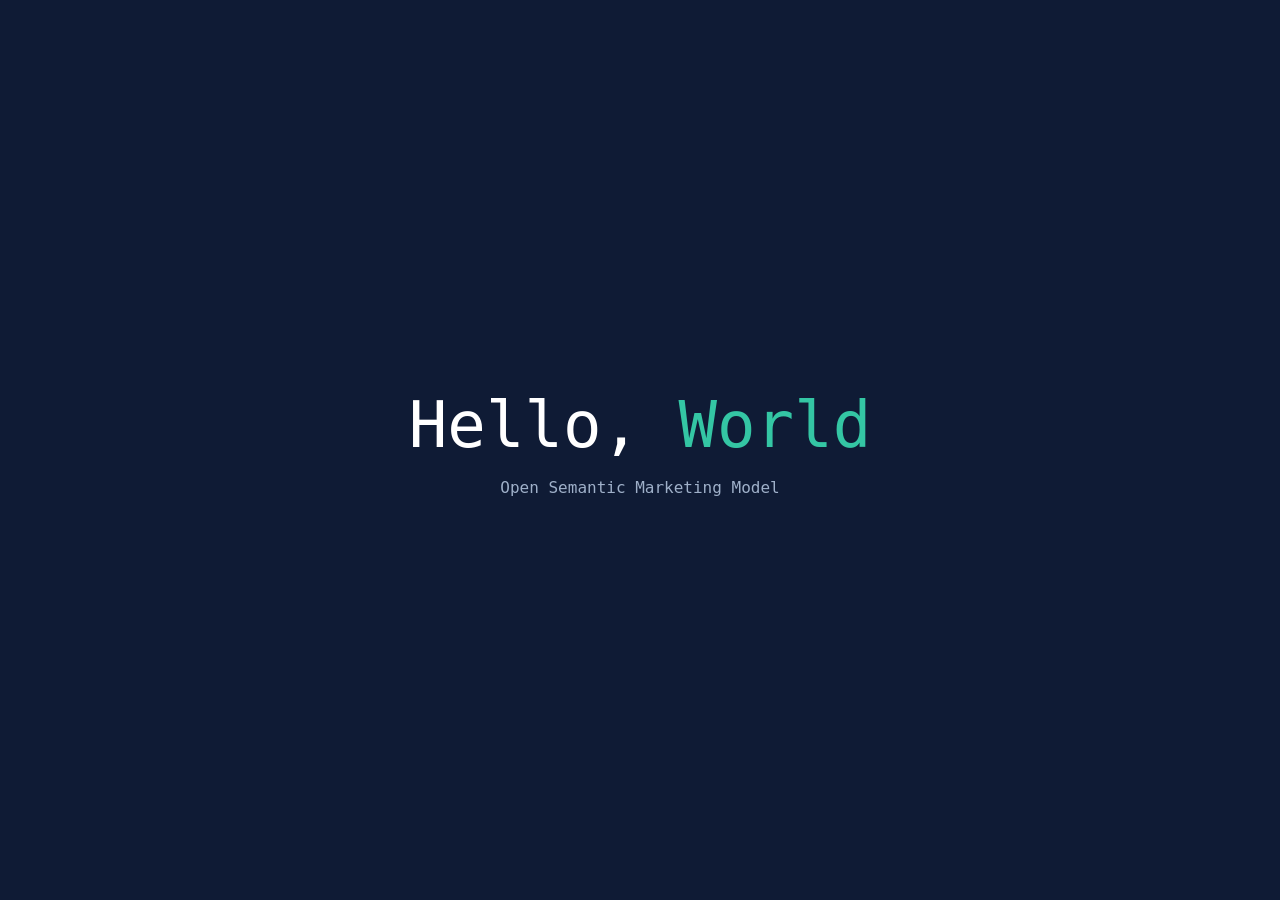
<file: index.html>
<!DOCTYPE html>
<html lang="en">
<head>
  <meta charset="UTF-8">
  <meta name="viewport" content="width=device-width, initial-scale=1.0">
  <title>OSMM — Hello World</title>
  <style>
    :root {
      --osmm-navy: #0f1b35;
      --osmm-mint-deep: #34c6a4;
    }
    html, body {
      height: 100%;
      margin: 0;
    }
    body {
      display: flex;
      align-items: center;
      justify-content: center;
      background: var(--osmm-navy);
      color: #ffffff;
      font-family: "IBM Plex Mono", ui-monospace, SFMono-Regular, Menlo, monospace;
      text-align: center;
    }
    h1 {
      font-size: clamp(2rem, 6vw, 4rem);
      font-weight: 500;
      margin: 0;
    }
    .accent { color: var(--osmm-mint-deep); }
    p {
      margin-top: 1rem;
      color: #9fb0c9;
      font-size: 1rem;
    }
  </style>
</head>
<body>
  <main>
    <h1>Hello, <span class="accent">World</span></h1>
    <p>Open Semantic Marketing Model</p>
  </main>
</body>
</html>
</file>
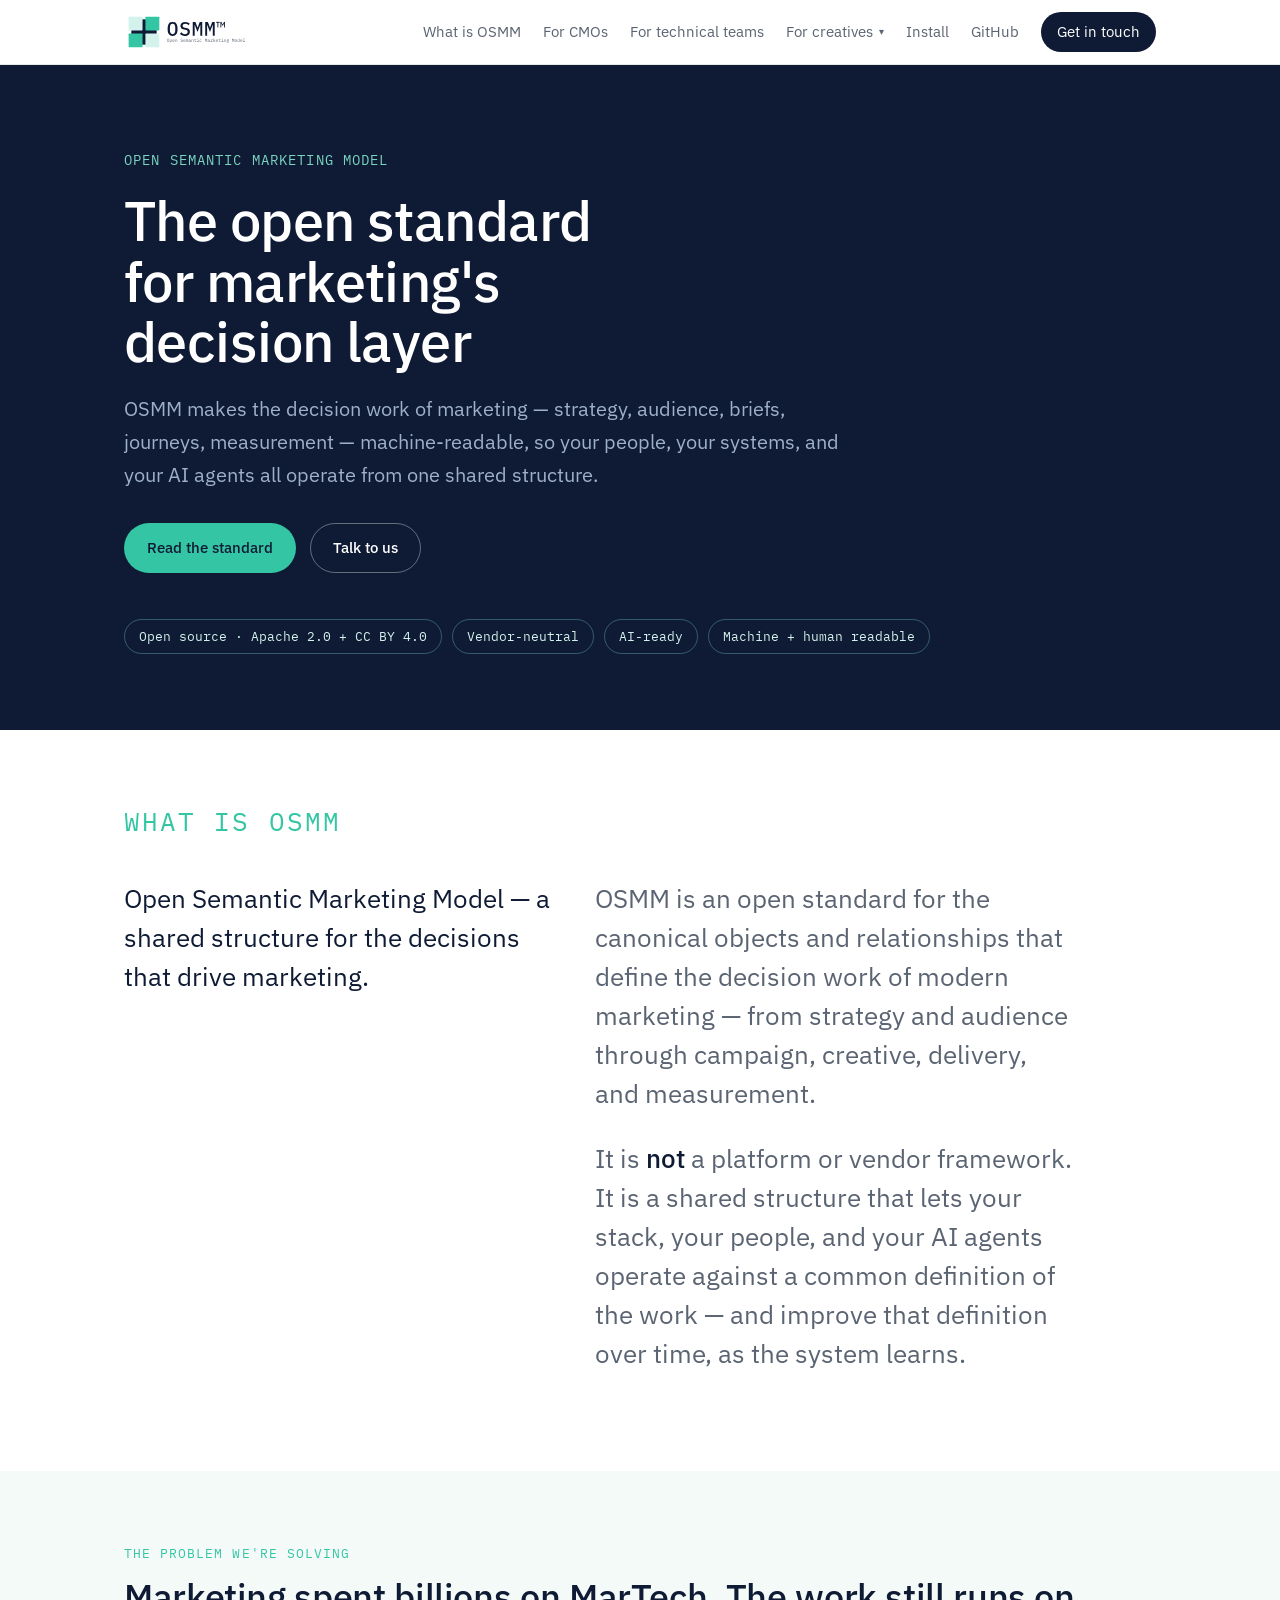
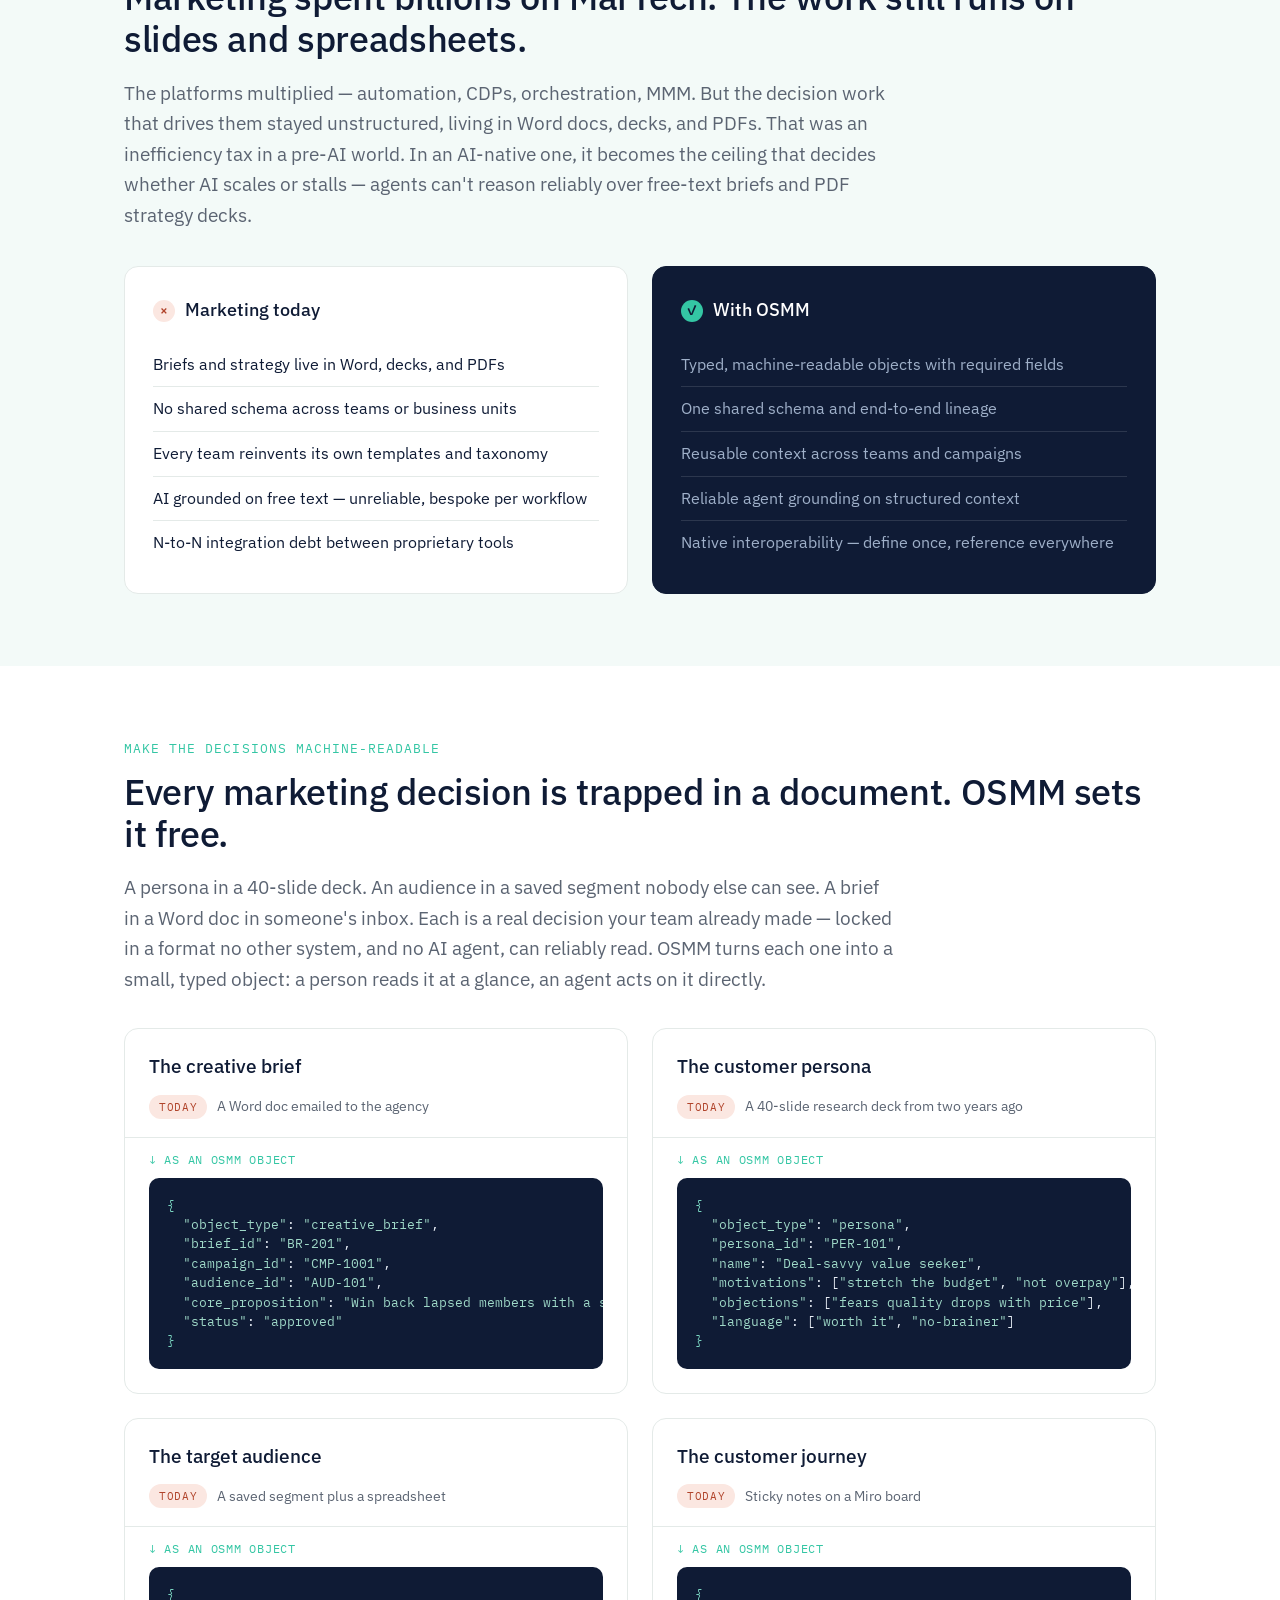
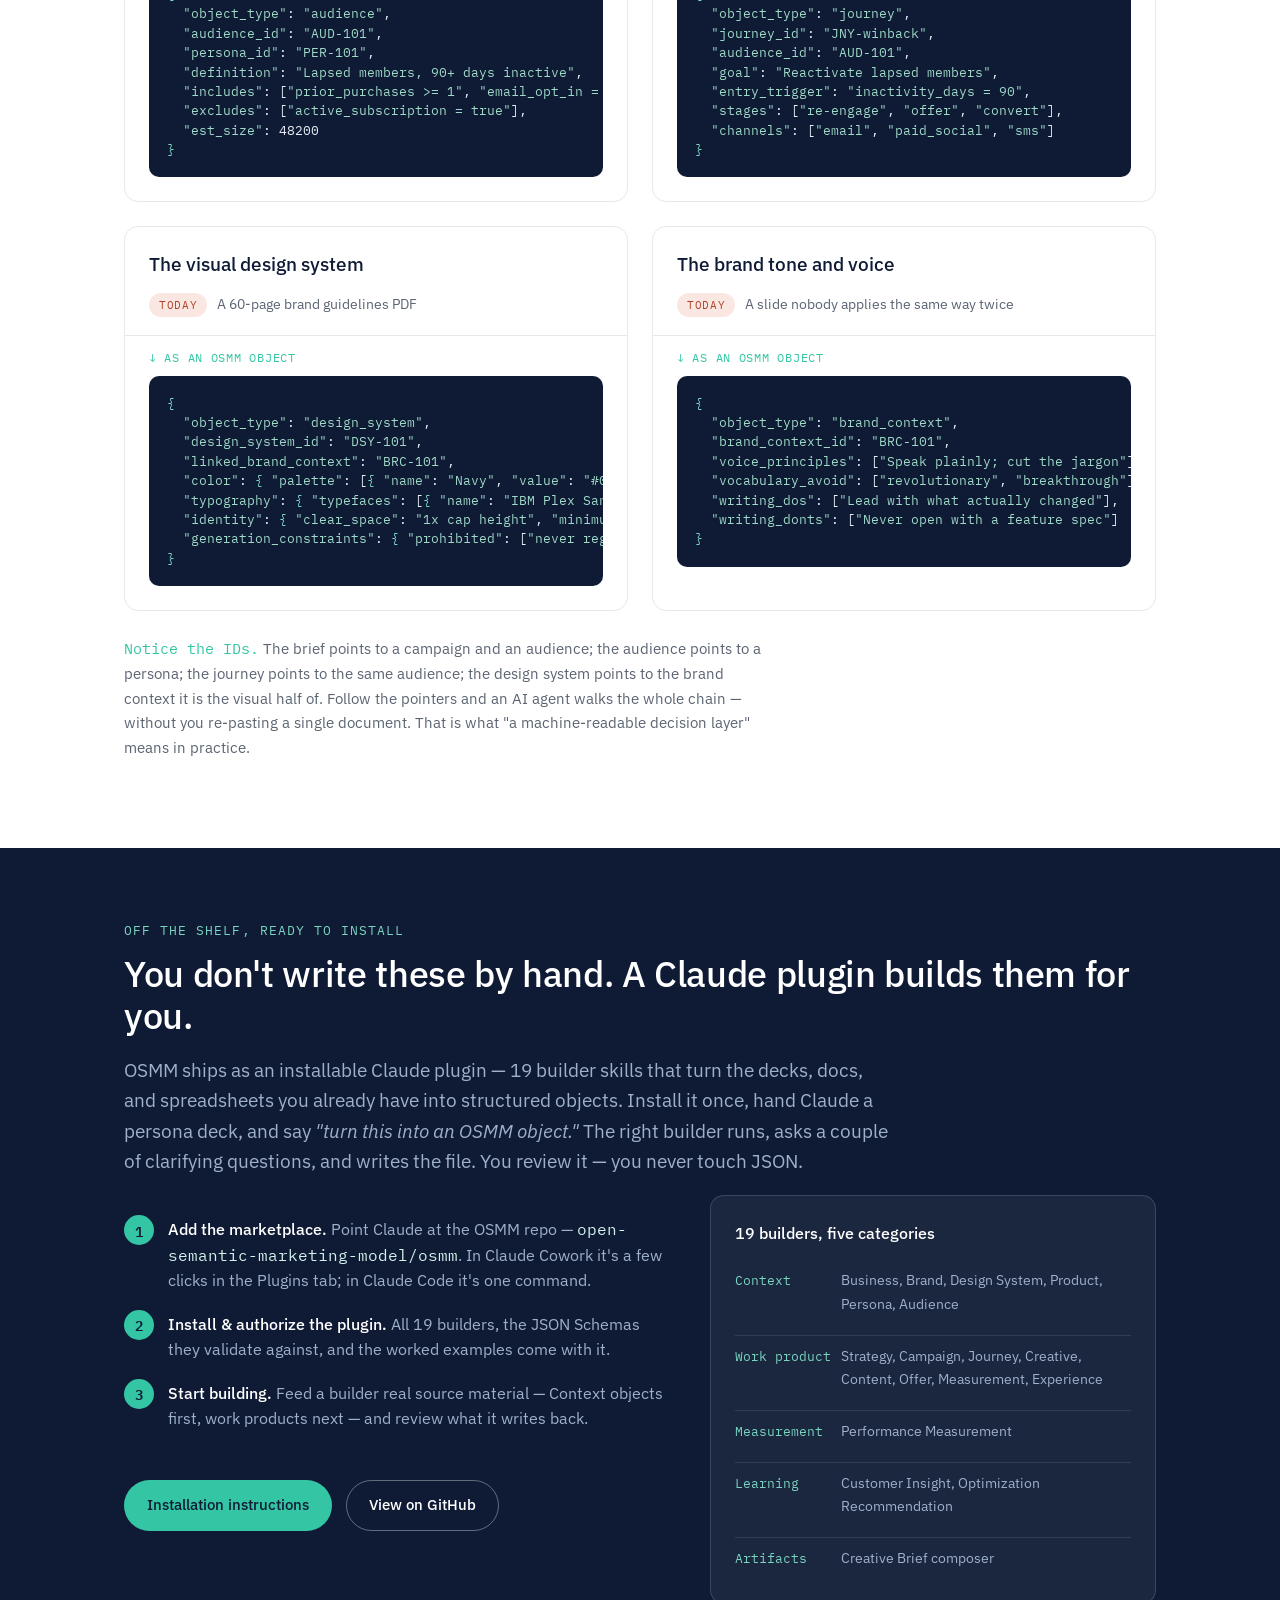
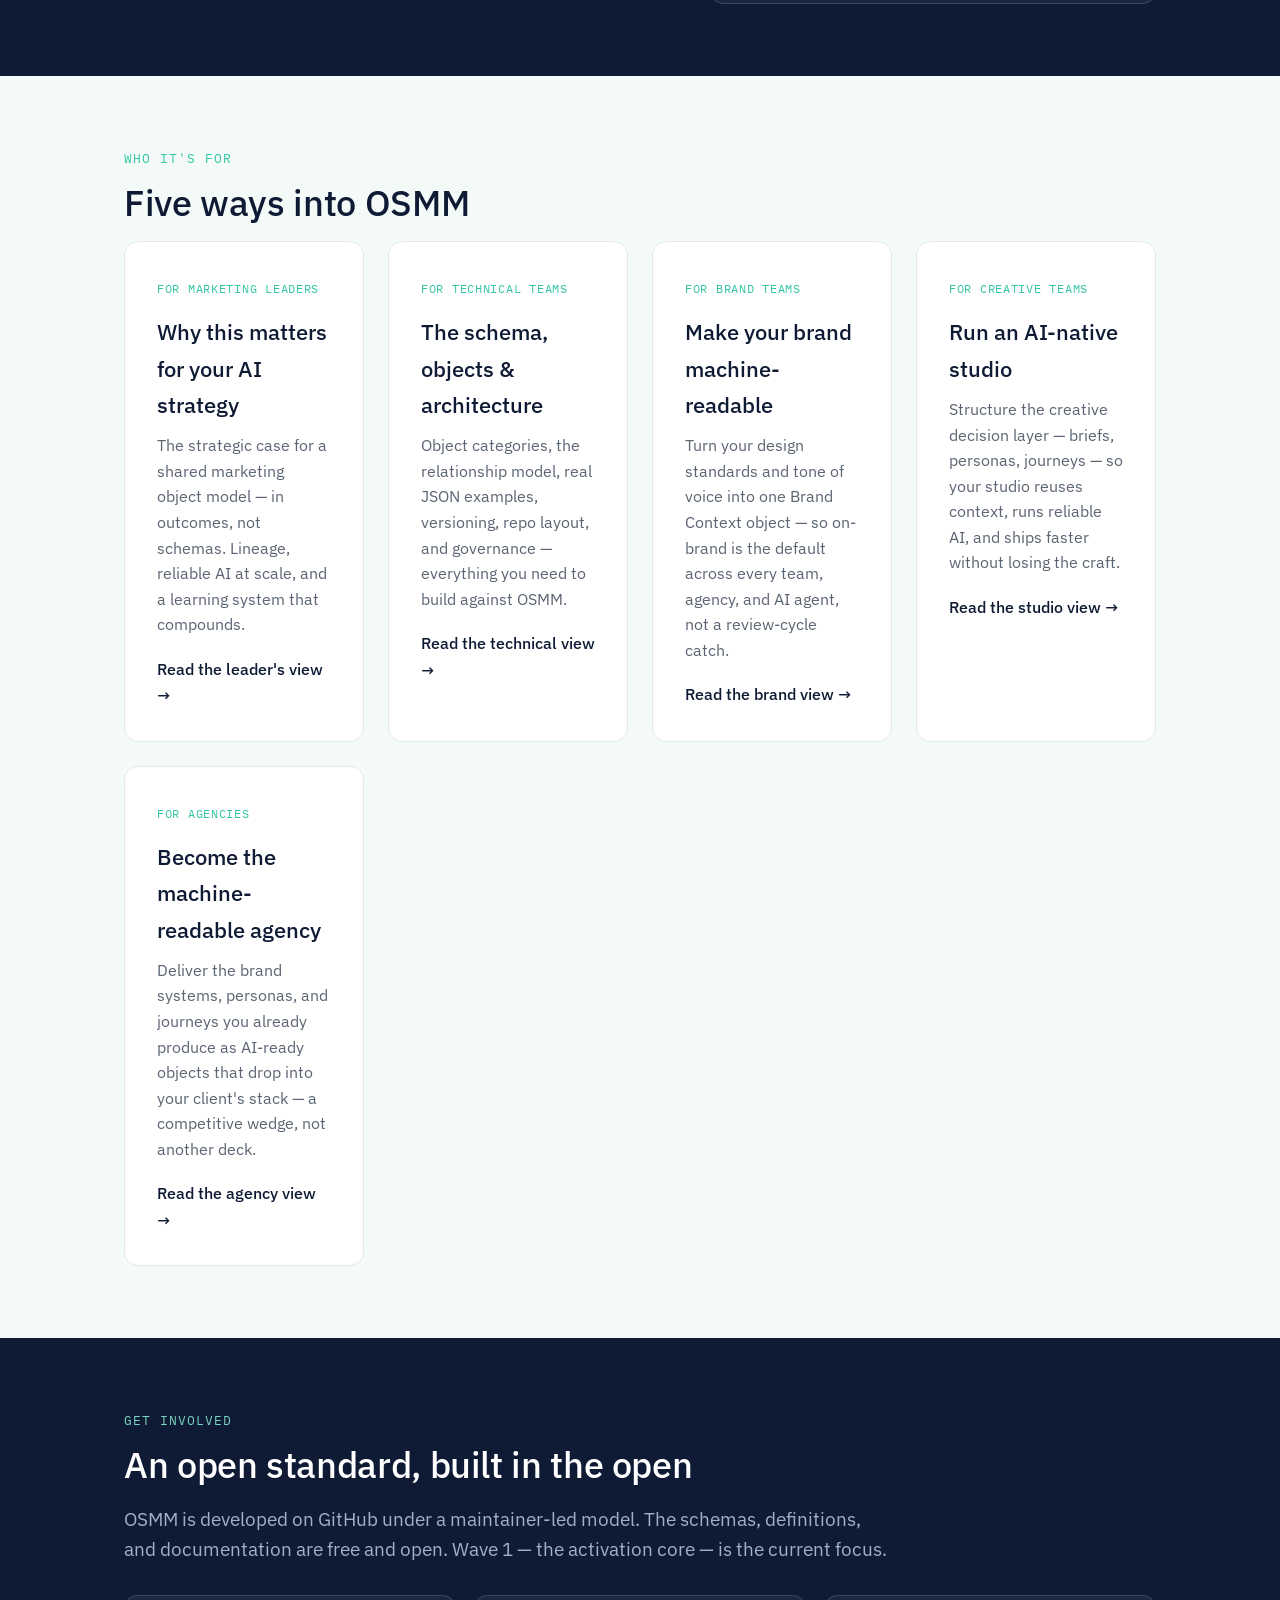
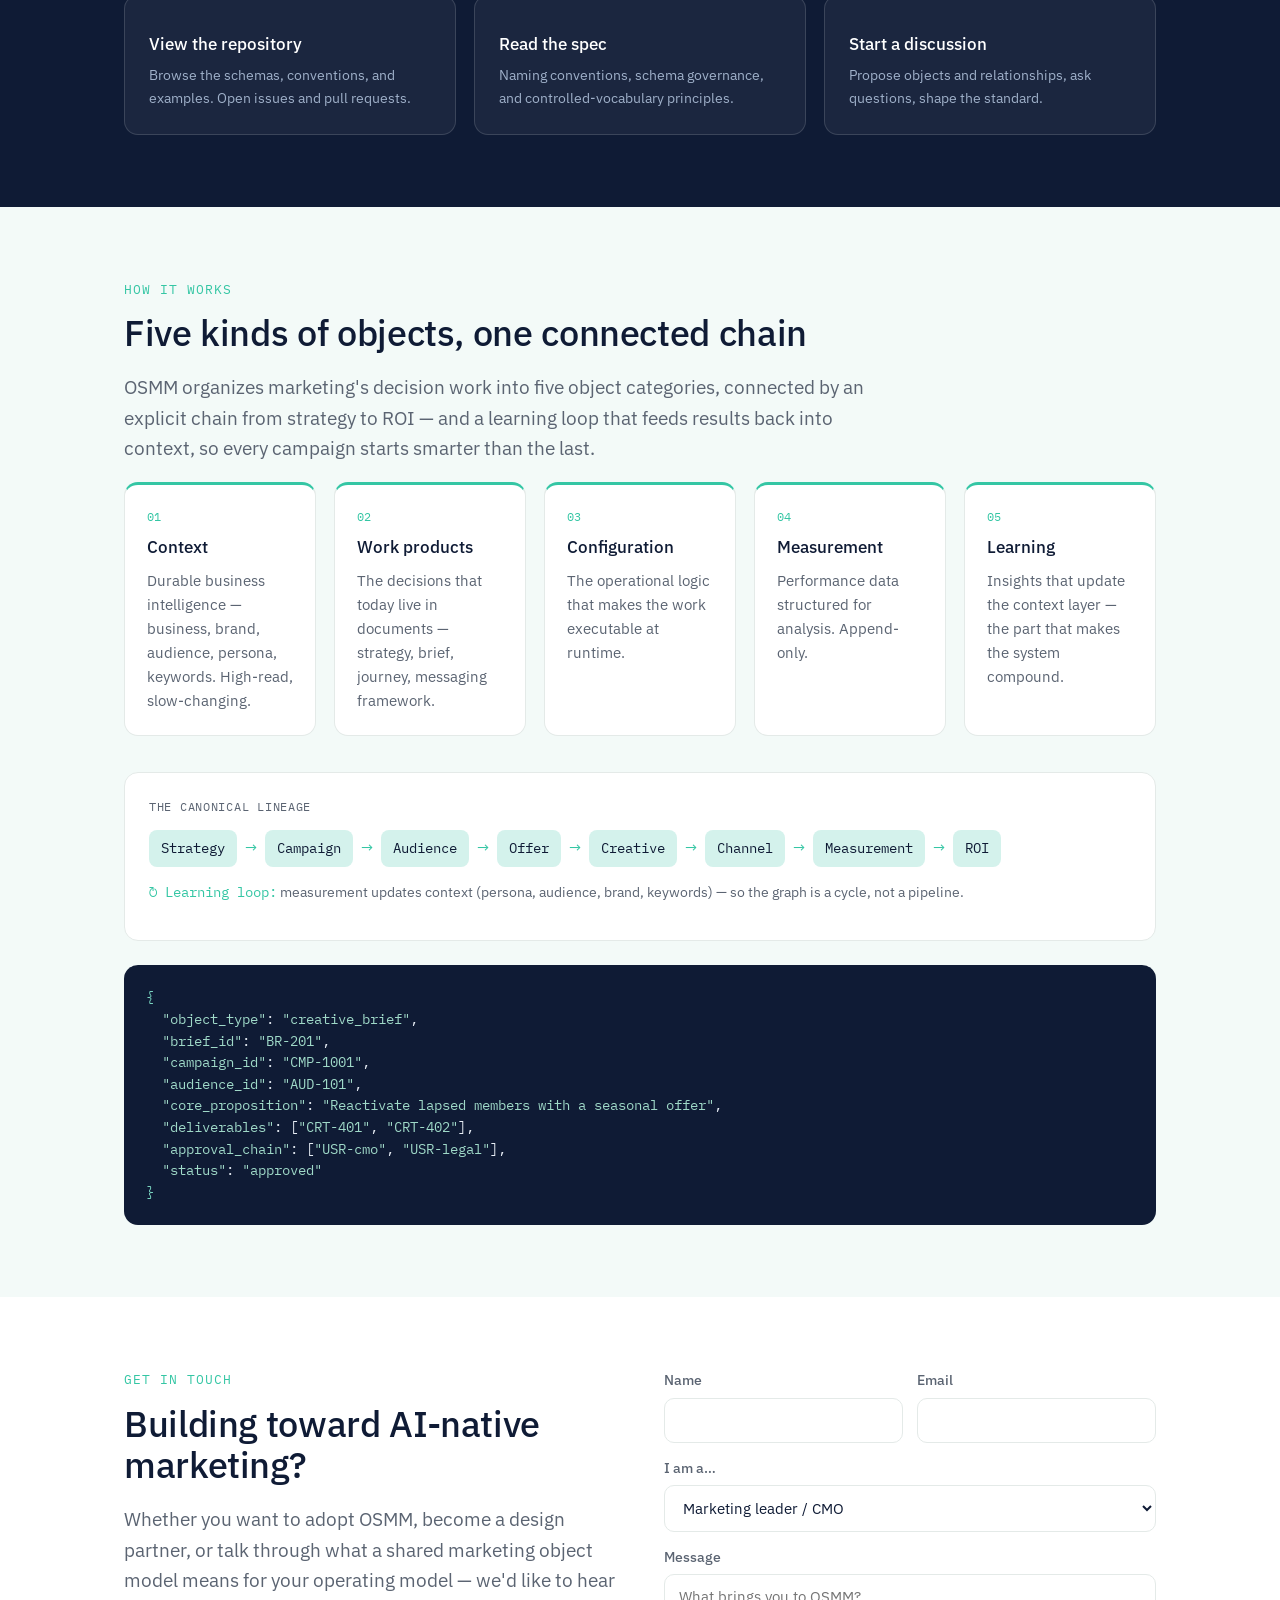
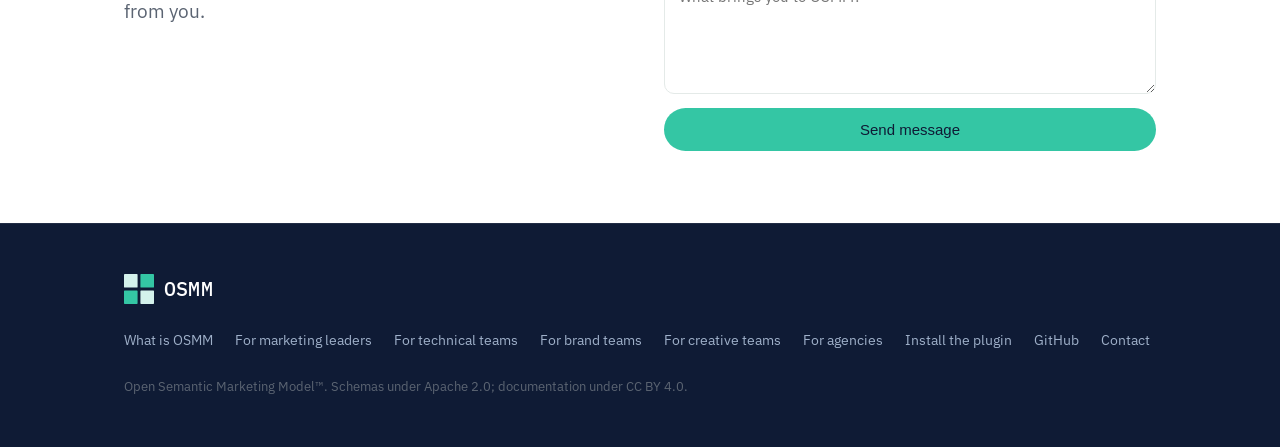
<file: docs/index.html>
<!DOCTYPE html>
<html lang="en">
<head>
<meta charset="utf-8">
<meta name="viewport" content="width=device-width, initial-scale=1">
<title>OSMM — The open standard for marketing's decision layer</title>
<meta name="description" content="Open Semantic Marketing Model (OSMM) is an open standard for the canonical objects and relationships that define the decision work of marketing — so people, systems, and AI agents work from one shared structure.">
<link rel="canonical" href="https://semantic-marketing.org/">
<meta property="og:type" content="website">
<meta property="og:site_name" content="OSMM — Open Semantic Marketing Model">
<meta property="og:url" content="https://semantic-marketing.org/">
<meta property="og:title" content="OSMM — The open standard for marketing's decision layer">
<meta property="og:description" content="OSMM makes the decision work of marketing machine-readable, so people, systems, and AI agents work from one shared structure.">
<meta name="twitter:card" content="summary_large_image">
<meta name="twitter:title" content="OSMM — The open standard for marketing's decision layer">
<meta name="twitter:description" content="OSMM makes the decision work of marketing machine-readable, so people, systems, and AI agents work from one shared structure.">
<link rel="icon" href="assets/osmm-favicon.svg" type="image/svg+xml">
<link rel="preconnect" href="https://fonts.googleapis.com">
<link rel="preconnect" href="https://fonts.gstatic.com" crossorigin>
<link href="https://fonts.googleapis.com/css2?family=IBM+Plex+Mono:wght@400;500&family=IBM+Plex+Sans:wght@400;500&display=swap" rel="stylesheet">
<link rel="stylesheet" href="styles.css">
<meta name="ahrefs-site-verification" content="74e4de81b23f3a525c5b900952810c521a9cabfcc9d1c9daaf49787ddade58bd">
<script src="https://analytics.ahrefs.com/analytics.js" data-key="ttNPNM99WEpvvCsdlIa1kQ" async></script>
</head>
<body>

<header class="site-header">
  <div class="container nav">
    <a class="brand" href="index.html">
      <img class="brand-lockup" src="assets/osmm-primary-horizontal.svg" alt="OSMM — Open Semantic Marketing Model">
    </a>
    <input class="nav-toggle-cb" type="checkbox" id="nav-toggle">
    <label class="nav-toggle" for="nav-toggle" aria-label="Toggle navigation menu"><span class="bars"></span></label>
    <nav class="nav-links">
      <a href="#what">What is OSMM</a>
      <a href="for-marketing-leaders.html">For CMOs</a>
      <a href="for-technical-teams.html">For technical teams</a>
      <div class="nav-item has-dropdown">
        <input type="checkbox" id="dd-creatives" class="dd-cb">
        <label class="dd-toggle" for="dd-creatives">For creatives <span class="dd-caret" aria-hidden="true">&#9662;</span></label>
        <div class="dropdown">
          <a href="for-brand-teams.html">For brand teams</a>
          <a href="for-creative-teams.html">For creative teams</a>
          <a href="for-agencies.html">For agencies</a>
        </div>
      </div>
      <a href="plugins.html">Install</a>
      <a href="https://github.com/Open-Semantic-Marketing-Model/osmm">GitHub</a>
      <a class="nav-cta" href="#contact">Get in touch</a>
    </nav>
  </div>
</header>

<section class="hero">
  <div class="container">
    <p class="eyebrow">Open Semantic Marketing Model</p>
    <h1>The open standard for marketing's decision layer</h1>
    <p class="lead">OSMM makes the decision work of marketing — strategy, audience, briefs, journeys, measurement — machine-readable, so your people, your systems, and your AI agents all operate from one shared structure.</p>
    <div class="hero-actions">
      <a class="btn btn-primary" href="https://github.com/Open-Semantic-Marketing-Model/osmm">Read the standard</a>
      <a class="btn btn-ghost" href="#contact">Talk to us</a>
    </div>
    <div class="badges">
      <span class="badge">Open source · Apache 2.0 + CC BY 4.0</span>
      <span class="badge">Vendor-neutral</span>
      <span class="badge">AI-ready</span>
      <span class="badge">Machine + human readable</span>
    </div>
  </div>
</section>

<section id="what" class="define">
  <div class="container">
    <p class="kicker">What is OSMM</p>
    <div class="grid">
      <p>Open Semantic Marketing Model — a shared structure for the decisions that drive marketing.</p>
      <div class="body">
        <p>OSMM is an open standard for the canonical objects and relationships that define the decision work of modern marketing — from strategy and audience through campaign, creative, delivery, and measurement.</p>
        <p>It is <strong>not</strong> a platform or vendor framework. It is a shared structure that lets your stack, your people, and your AI agents operate against a common definition of the work — and improve that definition over time, as the system learns.</p>
      </div>
    </div>
  </div>
</section>

<section class="section-tint">
  <div class="container">
    <p class="kicker">The problem we're solving</p>
    <h2>Marketing spent billions on MarTech. The work still runs on slides and spreadsheets.</h2>
    <p class="lead-text">The platforms multiplied — automation, CDPs, orchestration, MMM. But the decision work that drives them stayed unstructured, living in Word docs, decks, and PDFs. That was an inefficiency tax in a pre-AI world. In an AI-native one, it becomes the ceiling that decides whether AI scales or stalls — agents can't reason reliably over free-text briefs and PDF strategy decks.</p>
    <div class="cs-grid">
      <div class="cs-card problem">
        <h3><span class="ico ico-x">&times;</span> Marketing today</h3>
        <ul>
          <li>Briefs and strategy live in Word, decks, and PDFs</li>
          <li>No shared schema across teams or business units</li>
          <li>Every team reinvents its own templates and taxonomy</li>
          <li>AI grounded on free text — unreliable, bespoke per workflow</li>
          <li>N-to-N integration debt between proprietary tools</li>
        </ul>
      </div>
      <div class="cs-card solution">
        <h3><span class="ico ico-c">&check;</span> With OSMM</h3>
        <ul>
          <li>Typed, machine-readable objects with required fields</li>
          <li>One shared schema and end-to-end lineage</li>
          <li>Reusable context across teams and campaigns</li>
          <li>Reliable agent grounding on structured context</li>
          <li>Native interoperability — define once, reference everywhere</li>
        </ul>
      </div>
    </div>
  </div>
</section>

<section id="examples">
  <div class="container">
    <p class="kicker">Make the decisions machine-readable</p>
    <h2>Every marketing decision is trapped in a document. OSMM sets it free.</h2>
    <p class="lead-text">A persona in a 40-slide deck. An audience in a saved segment nobody else can see. A brief in a Word doc in someone's inbox. Each is a real decision your team already made — locked in a format no other system, and no AI agent, can reliably read. OSMM turns each one into a small, typed object: a person reads it at a glance, an agent acts on it directly.</p>
    <div class="xform-grid">

      <div class="xform">
        <div class="xform-head">
          <p class="dec">The creative brief</p>
          <div class="xform-today"><span class="tag">Today</span> A Word doc emailed to the agency</div>
        </div>
        <div class="xform-arrow">&darr; as an OSMM object</div>
        <pre><span class="k">{</span>
  <span class="s">"object_type"</span>: <span class="s">"creative_brief"</span>,
  <span class="s">"brief_id"</span>: <span class="s">"BR-201"</span>,
  <span class="s">"campaign_id"</span>: <span class="s">"CMP-1001"</span>,
  <span class="s">"audience_id"</span>: <span class="s">"AUD-101"</span>,
  <span class="s">"core_proposition"</span>: <span class="s">"Win back lapsed members with a seasonal offer"</span>,
  <span class="s">"status"</span>: <span class="s">"approved"</span>
<span class="k">}</span></pre>
      </div>

      <div class="xform">
        <div class="xform-head">
          <p class="dec">The customer persona</p>
          <div class="xform-today"><span class="tag">Today</span> A 40-slide research deck from two years ago</div>
        </div>
        <div class="xform-arrow">&darr; as an OSMM object</div>
        <pre><span class="k">{</span>
  <span class="s">"object_type"</span>: <span class="s">"persona"</span>,
  <span class="s">"persona_id"</span>: <span class="s">"PER-101"</span>,
  <span class="s">"name"</span>: <span class="s">"Deal-savvy value seeker"</span>,
  <span class="s">"motivations"</span>: [<span class="s">"stretch the budget"</span>, <span class="s">"not overpay"</span>],
  <span class="s">"objections"</span>: [<span class="s">"fears quality drops with price"</span>],
  <span class="s">"language"</span>: [<span class="s">"worth it"</span>, <span class="s">"no-brainer"</span>]
<span class="k">}</span></pre>
      </div>

      <div class="xform">
        <div class="xform-head">
          <p class="dec">The target audience</p>
          <div class="xform-today"><span class="tag">Today</span> A saved segment plus a spreadsheet</div>
        </div>
        <div class="xform-arrow">&darr; as an OSMM object</div>
        <pre><span class="k">{</span>
  <span class="s">"object_type"</span>: <span class="s">"audience"</span>,
  <span class="s">"audience_id"</span>: <span class="s">"AUD-101"</span>,
  <span class="s">"persona_id"</span>: <span class="s">"PER-101"</span>,
  <span class="s">"definition"</span>: <span class="s">"Lapsed members, 90+ days inactive"</span>,
  <span class="s">"includes"</span>: [<span class="s">"prior_purchases &gt;= 1"</span>, <span class="s">"email_opt_in = true"</span>],
  <span class="s">"excludes"</span>: [<span class="s">"active_subscription = true"</span>],
  <span class="s">"est_size"</span>: 48200
<span class="k">}</span></pre>
      </div>

      <div class="xform">
        <div class="xform-head">
          <p class="dec">The customer journey</p>
          <div class="xform-today"><span class="tag">Today</span> Sticky notes on a Miro board</div>
        </div>
        <div class="xform-arrow">&darr; as an OSMM object</div>
        <pre><span class="k">{</span>
  <span class="s">"object_type"</span>: <span class="s">"journey"</span>,
  <span class="s">"journey_id"</span>: <span class="s">"JNY-winback"</span>,
  <span class="s">"audience_id"</span>: <span class="s">"AUD-101"</span>,
  <span class="s">"goal"</span>: <span class="s">"Reactivate lapsed members"</span>,
  <span class="s">"entry_trigger"</span>: <span class="s">"inactivity_days = 90"</span>,
  <span class="s">"stages"</span>: [<span class="s">"re-engage"</span>, <span class="s">"offer"</span>, <span class="s">"convert"</span>],
  <span class="s">"channels"</span>: [<span class="s">"email"</span>, <span class="s">"paid_social"</span>, <span class="s">"sms"</span>]
<span class="k">}</span></pre>
      </div>

      <div class="xform">
        <div class="xform-head">
          <p class="dec">The visual design system</p>
          <div class="xform-today"><span class="tag">Today</span> A 60-page brand guidelines PDF</div>
        </div>
        <div class="xform-arrow">&darr; as an OSMM object</div>
        <pre><span class="k">{</span>
  <span class="s">"object_type"</span>: <span class="s">"design_system"</span>,
  <span class="s">"design_system_id"</span>: <span class="s">"DSY-101"</span>,
  <span class="s">"linked_brand_context"</span>: <span class="s">"BRC-101"</span>,
  <span class="s">"color"</span>: <span class="k">{</span> <span class="s">"palette"</span>: [<span class="k">{</span> <span class="s">"name"</span>: <span class="s">"Navy"</span>, <span class="s">"value"</span>: <span class="s">"#0f1b35"</span>, <span class="s">"role"</span>: <span class="s">"primary"</span> <span class="k">}</span>] <span class="k">}</span>,
  <span class="s">"typography"</span>: <span class="k">{</span> <span class="s">"typefaces"</span>: [<span class="k">{</span> <span class="s">"name"</span>: <span class="s">"IBM Plex Sans"</span>, <span class="s">"role"</span>: <span class="s">"body"</span> <span class="k">}</span>] <span class="k">}</span>,
  <span class="s">"identity"</span>: <span class="k">{</span> <span class="s">"clear_space"</span>: <span class="s">"1x cap height"</span>, <span class="s">"minimum_size"</span>: <span class="s">"24px"</span> <span class="k">}</span>,
  <span class="s">"generation_constraints"</span>: <span class="k">{</span> <span class="s">"prohibited"</span>: [<span class="s">"never regenerate the mark"</span>] <span class="k">}</span>
<span class="k">}</span></pre>
      </div>

      <div class="xform">
        <div class="xform-head">
          <p class="dec">The brand tone and voice</p>
          <div class="xform-today"><span class="tag">Today</span> A slide nobody applies the same way twice</div>
        </div>
        <div class="xform-arrow">&darr; as an OSMM object</div>
        <pre><span class="k">{</span>
  <span class="s">"object_type"</span>: <span class="s">"brand_context"</span>,
  <span class="s">"brand_context_id"</span>: <span class="s">"BRC-101"</span>,
  <span class="s">"voice_principles"</span>: [<span class="s">"Speak plainly; cut the jargon"</span>],
  <span class="s">"vocabulary_avoid"</span>: [<span class="s">"revolutionary"</span>, <span class="s">"breakthrough"</span>],
  <span class="s">"writing_dos"</span>: [<span class="s">"Lead with what actually changed"</span>],
  <span class="s">"writing_donts"</span>: [<span class="s">"Never open with a feature spec"</span>]
<span class="k">}</span></pre>
      </div>

    </div>
    <p class="xform-note"><span class="mono">Notice the IDs.</span> The brief points to a campaign and an audience; the audience points to a persona; the journey points to the same audience; the design system points to the brand context it is the visual half of. Follow the pointers and an AI agent walks the whole chain — without you re-pasting a single document. That is what "a machine-readable decision layer" means in practice.</p>
  </div>
</section>

<section class="section-navy" id="plugins">
  <div class="container">
    <p class="kicker">Off the shelf, ready to install</p>
    <h2>You don't write these by hand. A Claude plugin builds them for you.</h2>
    <p class="lead-text">OSMM ships as an installable Claude plugin — 19 builder skills that turn the decks, docs, and spreadsheets you already have into structured objects. Install it once, hand Claude a persona deck, and say <em>"turn this into an OSMM object."</em> The right builder runs, asks a couple of clarifying questions, and writes the file. You review it — you never touch JSON.</p>
    <div class="plugin-wrap">
      <div>
        <ol class="plugin-steps">
          <li><strong>Add the marketplace.</strong> Point Claude at the OSMM repo — <span class="mono">open-semantic-marketing-model/osmm</span>. In Claude Cowork it's a few clicks in the Plugins tab; in Claude Code it's one command.</li>
          <li><strong>Install &amp; authorize the plugin.</strong> All 19 builders, the JSON Schemas they validate against, and the worked examples come with it.</li>
          <li><strong>Start building.</strong> Feed a builder real source material — Context objects first, work products next — and review what it writes back.</li>
        </ol>
        <div class="plugin-cta">
          <a class="btn btn-primary" href="plugins.html">Installation instructions</a>
          <a class="btn btn-ghost" href="https://github.com/Open-Semantic-Marketing-Model/osmm">View on GitHub</a>
        </div>
      </div>
      <div class="plugin-card">
        <h3>19 builders, five categories</h3>
        <div class="plugin-cats">
          <div class="plugin-cat"><span class="c">Context</span><span>Business, Brand, Design System, Product, Persona, Audience</span></div>
          <div class="plugin-cat"><span class="c">Work product</span><span>Strategy, Campaign, Journey, Creative, Content, Offer, Measurement, Experience</span></div>
          <div class="plugin-cat"><span class="c">Measurement</span><span>Performance Measurement</span></div>
          <div class="plugin-cat"><span class="c">Learning</span><span>Customer Insight, Optimization Recommendation</span></div>
          <div class="plugin-cat"><span class="c">Artifacts</span><span>Creative Brief composer</span></div>
        </div>
      </div>
    </div>
  </div>
</section>

<section class="section-tint" id="ways">
  <div class="container">
    <p class="kicker">Who it's for</p>
    <h2>Five ways into OSMM</h2>
    <div class="aud-grid">
      <a class="aud" href="for-marketing-leaders.html">
        <span class="pill">For marketing leaders</span>
        <h3>Why this matters for your AI strategy</h3>
        <p>The strategic case for a shared marketing object model — in outcomes, not schemas. Lineage, reliable AI at scale, and a learning system that compounds.</p>
        <span class="go">Read the leader's view &rarr;</span>
      </a>
      <a class="aud" href="for-technical-teams.html">
        <span class="pill">For technical teams</span>
        <h3>The schema, objects &amp; architecture</h3>
        <p>Object categories, the relationship model, real JSON examples, versioning, repo layout, and governance — everything you need to build against OSMM.</p>
        <span class="go">Read the technical view &rarr;</span>
      </a>
      <a class="aud" href="for-brand-teams.html">
        <span class="pill">For brand teams</span>
        <h3>Make your brand machine-readable</h3>
        <p>Turn your design standards and tone of voice into one Brand Context object — so on-brand is the default across every team, agency, and AI agent, not a review-cycle catch.</p>
        <span class="go">Read the brand view &rarr;</span>
      </a>
      <a class="aud" href="for-creative-teams.html">
        <span class="pill">For creative teams</span>
        <h3>Run an AI-native studio</h3>
        <p>Structure the creative decision layer — briefs, personas, journeys — so your studio reuses context, runs reliable AI, and ships faster without losing the craft.</p>
        <span class="go">Read the studio view &rarr;</span>
      </a>
      <a class="aud" href="for-agencies.html">
        <span class="pill">For agencies</span>
        <h3>Become the machine-readable agency</h3>
        <p>Deliver the brand systems, personas, and journeys you already produce as AI-ready objects that drop into your client's stack — a competitive wedge, not another deck.</p>
        <span class="go">Read the agency view &rarr;</span>
      </a>
    </div>
  </div>
</section>

<section class="section-navy">
  <div class="container">
    <p class="kicker">Get involved</p>
    <h2>An open standard, built in the open</h2>
    <p class="lead-text">OSMM is developed on GitHub under a maintainer-led model. The schemas, definitions, and documentation are free and open. Wave 1 — the activation core — is the current focus.</p>
    <div class="involve-grid">
      <a class="inv" href="https://github.com/Open-Semantic-Marketing-Model/osmm">
        <h3>View the repository</h3>
        <p>Browse the schemas, conventions, and examples. Open issues and pull requests.</p>
      </a>
      <a class="inv" href="https://github.com/Open-Semantic-Marketing-Model/osmm/blob/main/CONVENTION.md">
        <h3>Read the spec</h3>
        <p>Naming conventions, schema governance, and controlled-vocabulary principles.</p>
      </a>
      <a class="inv" href="https://github.com/Open-Semantic-Marketing-Model/osmm/discussions">
        <h3>Start a discussion</h3>
        <p>Propose objects and relationships, ask questions, shape the standard.</p>
      </a>
    </div>
  </div>
</section>

<section id="how" class="section-tint">
  <div class="container">
    <p class="kicker">How it works</p>
    <h2>Five kinds of objects, one connected chain</h2>
    <p class="lead-text">OSMM organizes marketing's decision work into five object categories, connected by an explicit chain from strategy to ROI — and a learning loop that feeds results back into context, so every campaign starts smarter than the last.</p>
    <div class="cat-grid">
      <div class="cat"><div class="n">01</div><h3>Context</h3><p>Durable business intelligence — business, brand, audience, persona, keywords. High-read, slow-changing.</p></div>
      <div class="cat"><div class="n">02</div><h3>Work products</h3><p>The decisions that today live in documents — strategy, brief, journey, messaging framework.</p></div>
      <div class="cat"><div class="n">03</div><h3>Configuration</h3><p>The operational logic that makes the work executable at runtime.</p></div>
      <div class="cat"><div class="n">04</div><h3>Measurement</h3><p>Performance data structured for analysis. Append-only.</p></div>
      <div class="cat"><div class="n">05</div><h3>Learning</h3><p>Insights that update the context layer — the part that makes the system compound.</p></div>
    </div>

    <div class="lineage">
      <div class="label">The canonical lineage</div>
      <div class="chain">
        <span class="node">Strategy</span><span class="arrow">&rarr;</span>
        <span class="node">Campaign</span><span class="arrow">&rarr;</span>
        <span class="node">Audience</span><span class="arrow">&rarr;</span>
        <span class="node">Offer</span><span class="arrow">&rarr;</span>
        <span class="node">Creative</span><span class="arrow">&rarr;</span>
        <span class="node">Channel</span><span class="arrow">&rarr;</span>
        <span class="node">Measurement</span><span class="arrow">&rarr;</span>
        <span class="node">ROI</span>
      </div>
      <p class="loop"><span class="mono">&#8635; Learning loop:</span> measurement updates context (persona, audience, brand, keywords) — so the graph is a cycle, not a pipeline.</p>
    </div>

    <pre><span class="k">{</span>
  <span class="s">"object_type"</span>: <span class="s">"creative_brief"</span>,
  <span class="s">"brief_id"</span>: <span class="s">"BR-201"</span>,
  <span class="s">"campaign_id"</span>: <span class="s">"CMP-1001"</span>,
  <span class="s">"audience_id"</span>: <span class="s">"AUD-101"</span>,
  <span class="s">"core_proposition"</span>: <span class="s">"Reactivate lapsed members with a seasonal offer"</span>,
  <span class="s">"deliverables"</span>: [<span class="s">"CRT-401"</span>, <span class="s">"CRT-402"</span>],
  <span class="s">"approval_chain"</span>: [<span class="s">"USR-cmo"</span>, <span class="s">"USR-legal"</span>],
  <span class="s">"status"</span>: <span class="s">"approved"</span>
<span class="k">}</span></pre>
  </div>
</section>

<section id="contact">
  <div class="container">
    <div class="contact-wrap">
      <div>
        <p class="kicker">Get in touch</p>
        <h2>Building toward AI-native marketing?</h2>
        <p class="lead-text">Whether you want to adopt OSMM, become a design partner, or talk through what a shared marketing object model means for your operating model — we'd like to hear from you.</p>
      </div>
      <form class="contact" action="https://formspree.io/f/xeeyropl" method="POST">
        <div class="row2">
          <div class="field"><label for="name">Name</label><input id="name" type="text" name="name" required></div>
          <div class="field"><label for="email">Email</label><input id="email" type="email" name="email" required></div>
        </div>
        <div class="field">
          <label for="role">I am a…</label>
          <select id="role" name="role">
            <option>Marketing leader / CMO</option>
            <option>Marketing operations</option>
            <option>Technical / engineering</option>
            <option>Agency</option>
            <option>Partner / vendor</option>
            <option>Other</option>
          </select>
        </div>
        <div class="field"><label for="message">Message</label><textarea id="message" name="message" placeholder="What brings you to OSMM?"></textarea></div>
        <button class="btn btn-primary" type="submit">Send message</button>
      </form>
    </div>
  </div>
</section>

<footer class="site-footer">
  <div class="container">
    <div class="foot">
      <a class="brand" href="index.html"><img src="assets/osmm-mark.svg" alt="OSMM mark" width="28" height="28"><span class="wordmark">OSMM</span></a>
      <nav class="foot-links">
        <a href="#what">What is OSMM</a>
        <a href="for-marketing-leaders.html">For marketing leaders</a>
        <a href="for-technical-teams.html">For technical teams</a>
        <a href="for-brand-teams.html">For brand teams</a>
        <a href="for-creative-teams.html">For creative teams</a>
        <a href="for-agencies.html">For agencies</a>
        <a href="plugins.html">Install the plugin</a>
        <a href="https://github.com/Open-Semantic-Marketing-Model/osmm">GitHub</a>
        <a href="#contact">Contact</a>
      </nav>
    </div>
    <p class="foot-legal">Open Semantic Marketing Model™. Schemas under Apache 2.0; documentation under CC BY 4.0.</p>
  </div>
</footer>

</body>
</html>
</file>
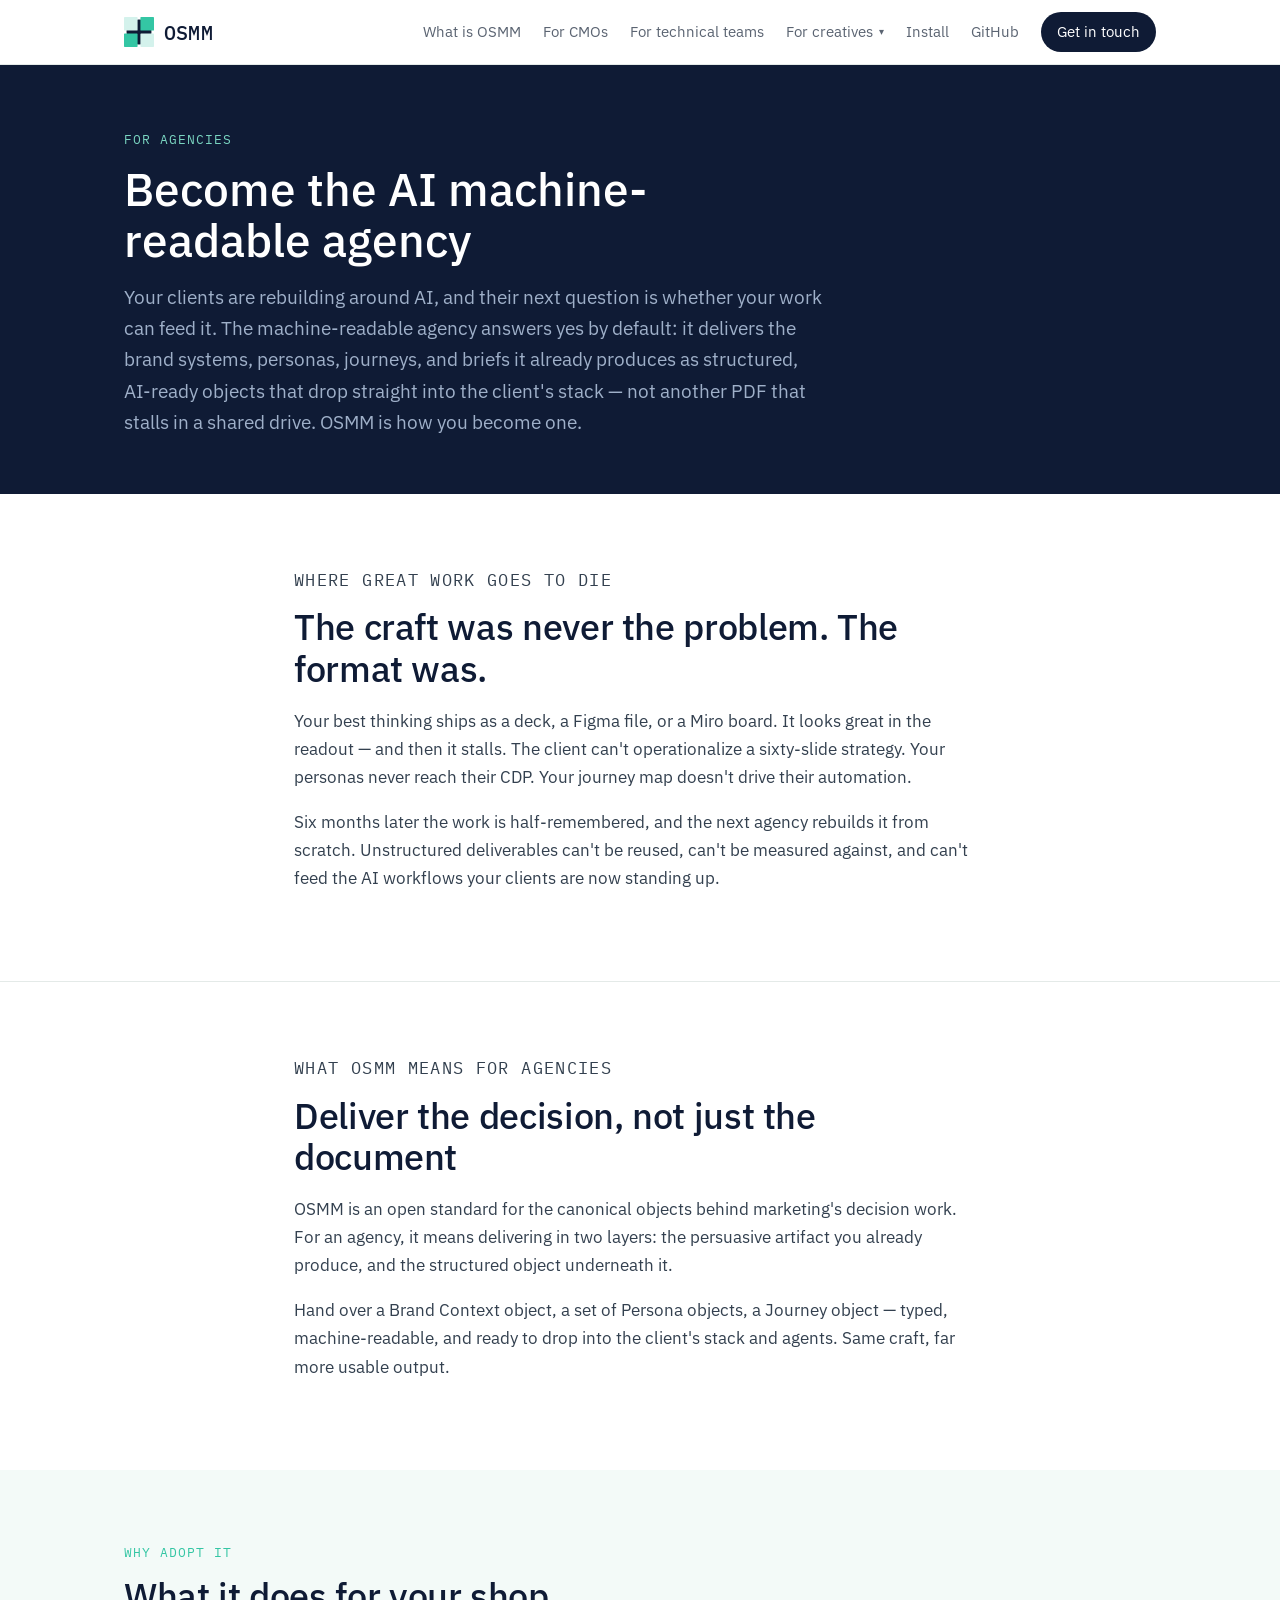
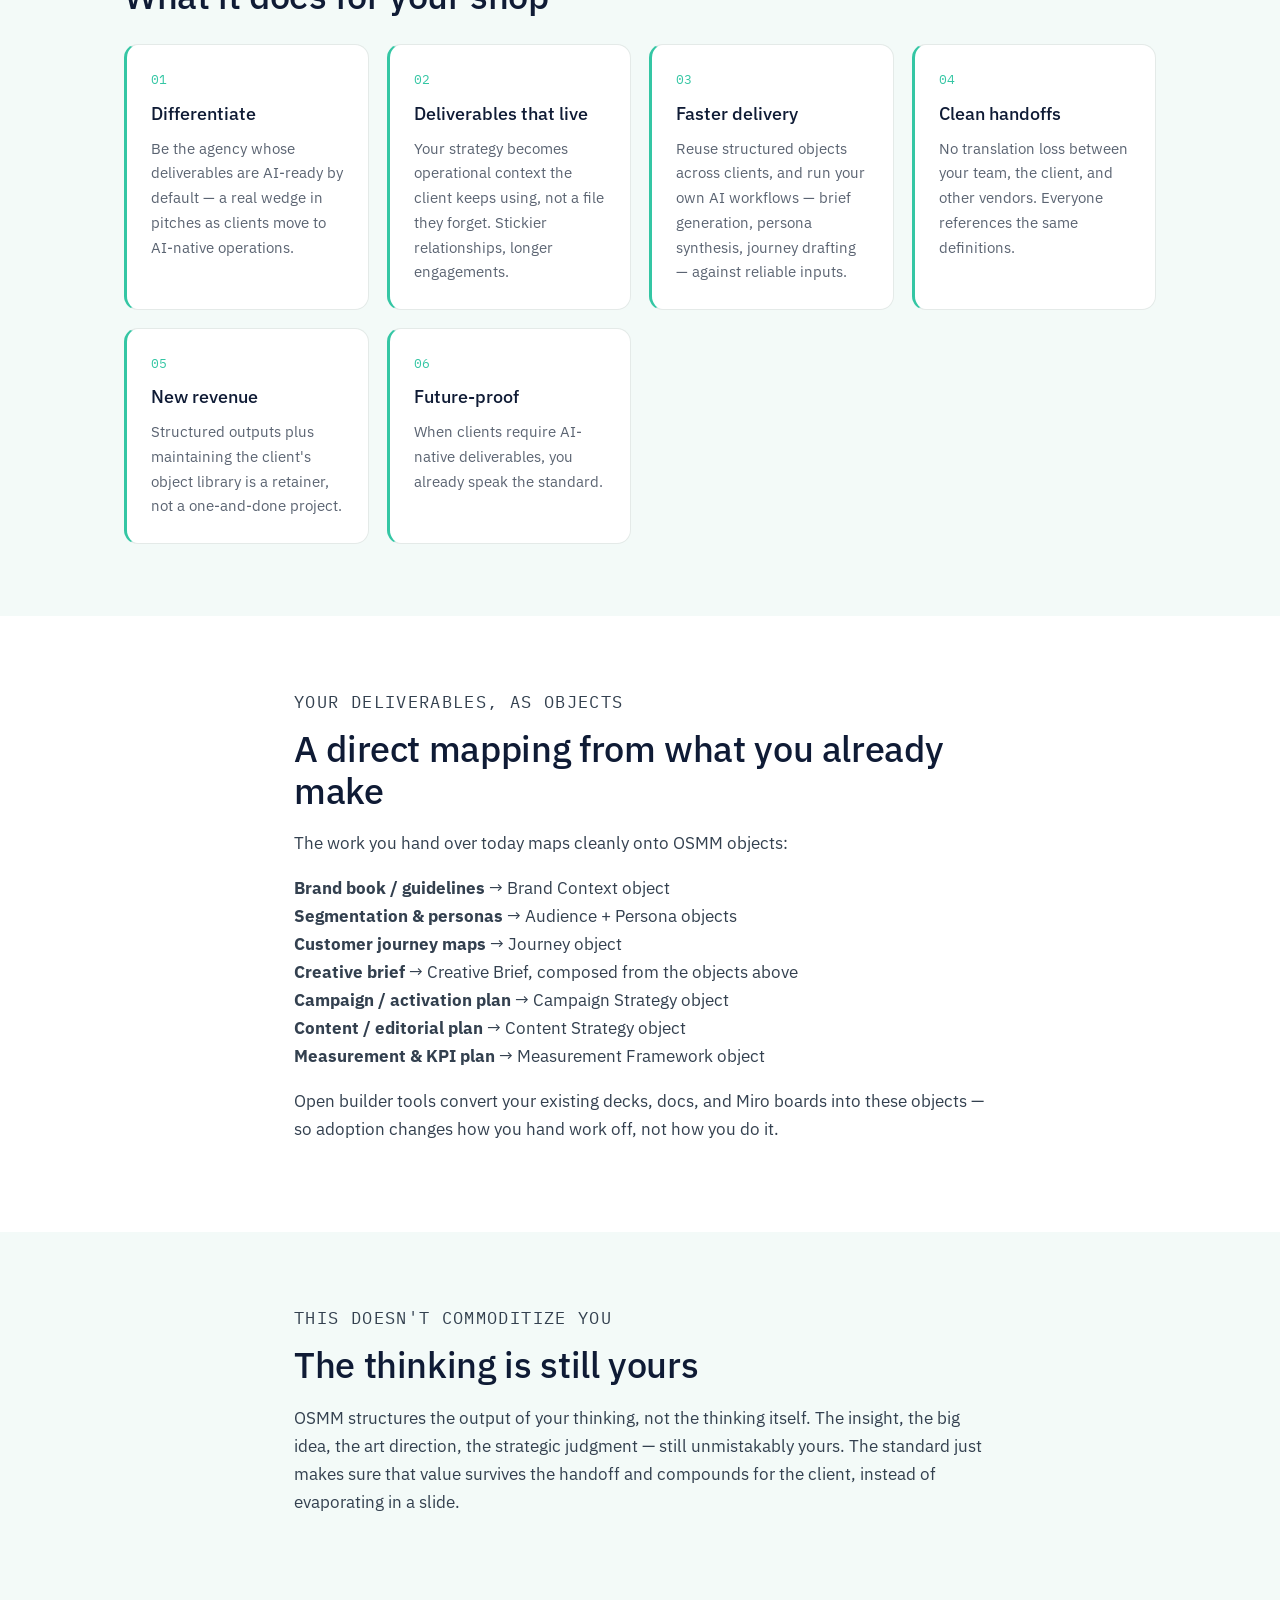
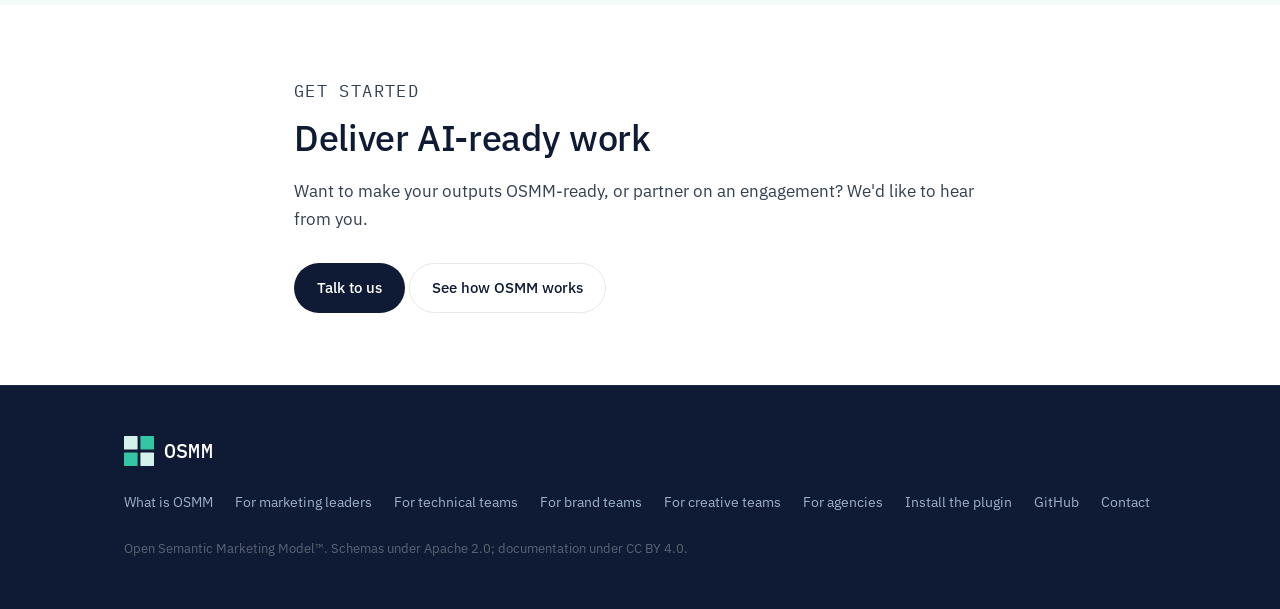
<file: docs/for-agencies.html>
<!DOCTYPE html>
<html lang="en">
<head>
<meta charset="utf-8">
<meta name="viewport" content="width=device-width, initial-scale=1">
<title>OSMM for agencies — deliver AI-ready work</title>
<meta name="description" content="How design, branding, and journey agencies can adopt OSMM to deliver structured, AI-ready outputs their clients' teams and AI agents can actually use.">
<link rel="canonical" href="https://semantic-marketing.org/for-agencies.html">
<meta property="og:type" content="article">
<meta property="og:site_name" content="OSMM — Open Semantic Marketing Model">
<meta property="og:url" content="https://semantic-marketing.org/for-agencies.html">
<meta property="og:title" content="OSMM for agencies — deliver AI-ready work">
<meta property="og:description" content="Turn the brand systems, personas, and journeys you already produce into structured objects your clients' teams and AI agents can use.">
<meta name="twitter:card" content="summary_large_image">
<meta name="twitter:title" content="OSMM for agencies — deliver AI-ready work">
<meta name="twitter:description" content="Turn the brand systems, personas, and journeys you already produce into structured objects your clients' teams and AI agents can use.">
<link rel="icon" href="assets/osmm-favicon.svg" type="image/svg+xml">
<link rel="preconnect" href="https://fonts.googleapis.com">
<link rel="preconnect" href="https://fonts.gstatic.com" crossorigin>
<link href="https://fonts.googleapis.com/css2?family=IBM+Plex+Mono:wght@400;500&family=IBM+Plex+Sans:wght@400;500&display=swap" rel="stylesheet">
<link rel="stylesheet" href="styles.css">
<meta name="ahrefs-site-verification" content="74e4de81b23f3a525c5b900952810c521a9cabfcc9d1c9daaf49787ddade58bd">
<script src="https://analytics.ahrefs.com/analytics.js" data-key="ttNPNM99WEpvvCsdlIa1kQ" async></script>
</head>
<body>

<header class="site-header">
  <div class="container nav">
    <a class="brand" href="index.html"><img src="assets/osmm-mark.svg" alt="OSMM mark"><span class="wordmark">OSMM</span></a>
    <input class="nav-toggle-cb" type="checkbox" id="nav-toggle">
    <label class="nav-toggle" for="nav-toggle" aria-label="Toggle navigation menu"><span class="bars"></span></label>
    <nav class="nav-links">
      <a href="index.html#what">What is OSMM</a>
      <a href="for-marketing-leaders.html">For CMOs</a>
      <a href="for-technical-teams.html">For technical teams</a>
      <div class="nav-item has-dropdown">
        <input type="checkbox" id="dd-creatives" class="dd-cb">
        <label class="dd-toggle" for="dd-creatives">For creatives <span class="dd-caret" aria-hidden="true">&#9662;</span></label>
        <div class="dropdown">
          <a href="for-brand-teams.html">For brand teams</a>
          <a href="for-creative-teams.html">For creative teams</a>
          <a href="for-agencies.html">For agencies</a>
        </div>
      </div>
      <a href="plugins.html">Install</a>
      <a href="https://github.com/Open-Semantic-Marketing-Model/osmm">GitHub</a>
      <a class="nav-cta" href="index.html#contact">Get in touch</a>
    </nav>
  </div>
</header>

<section class="page-hero">
  <div class="container">
    <p class="eyebrow">For agencies</p>
    <h1>Become the AI machine-readable agency</h1>
    <p>Your clients are rebuilding around AI, and their next question is whether your work can feed it. The machine-readable agency answers yes by default: it delivers the brand systems, personas, journeys, and briefs it already produces as structured, AI-ready objects that drop straight into the client's stack — not another PDF that stalls in a shared drive. OSMM is how you become one.</p>
  </div>
</section>

<section>
  <div class="container prose">
    <p class="kicker">Where great work goes to die</p>
    <h2>The craft was never the problem. The format was.</h2>
    <p>Your best thinking ships as a deck, a Figma file, or a Miro board. It looks great in the readout — and then it stalls. The client can't operationalize a sixty-slide strategy. Your personas never reach their CDP. Your journey map doesn't drive their automation.</p>
    <p>Six months later the work is half-remembered, and the next agency rebuilds it from scratch. Unstructured deliverables can't be reused, can't be measured against, and can't feed the AI workflows your clients are now standing up.</p>
  </div>
</section>

<div class="divider"></div>

<section>
  <div class="container prose">
    <p class="kicker">What OSMM means for agencies</p>
    <h2>Deliver the decision, not just the document</h2>
    <p>OSMM is an open standard for the canonical objects behind marketing's decision work. For an agency, it means delivering in two layers: the persuasive artifact you already produce, and the structured object underneath it.</p>
    <p>Hand over a Brand Context object, a set of Persona objects, a Journey object — typed, machine-readable, and ready to drop into the client's stack and agents. Same craft, far more usable output.</p>
  </div>
</section>

<section class="section-tint">
  <div class="container">
    <p class="kicker">Why adopt it</p>
    <h2>What it does for your shop</h2>
    <div class="value-grid" style="margin-top:28px">
      <div class="value"><div class="num">01</div><h3>Differentiate</h3><p>Be the agency whose deliverables are AI-ready by default — a real wedge in pitches as clients move to AI-native operations.</p></div>
      <div class="value"><div class="num">02</div><h3>Deliverables that live</h3><p>Your strategy becomes operational context the client keeps using, not a file they forget. Stickier relationships, longer engagements.</p></div>
      <div class="value"><div class="num">03</div><h3>Faster delivery</h3><p>Reuse structured objects across clients, and run your own AI workflows — brief generation, persona synthesis, journey drafting — against reliable inputs.</p></div>
      <div class="value"><div class="num">04</div><h3>Clean handoffs</h3><p>No translation loss between your team, the client, and other vendors. Everyone references the same definitions.</p></div>
      <div class="value"><div class="num">05</div><h3>New revenue</h3><p>Structured outputs plus maintaining the client's object library is a retainer, not a one-and-done project.</p></div>
      <div class="value"><div class="num">06</div><h3>Future-proof</h3><p>When clients require AI-native deliverables, you already speak the standard.</p></div>
    </div>
  </div>
</section>

<section>
  <div class="container prose">
    <p class="kicker">Your deliverables, as objects</p>
    <h2>A direct mapping from what you already make</h2>
    <p>The work you hand over today maps cleanly onto OSMM objects:</p>
    <p><strong>Brand book / guidelines</strong> &rarr; Brand Context object<br>
    <strong>Segmentation &amp; personas</strong> &rarr; Audience + Persona objects<br>
    <strong>Customer journey maps</strong> &rarr; Journey object<br>
    <strong>Creative brief</strong> &rarr; Creative Brief, composed from the objects above<br>
    <strong>Campaign / activation plan</strong> &rarr; Campaign Strategy object<br>
    <strong>Content / editorial plan</strong> &rarr; Content Strategy object<br>
    <strong>Measurement &amp; KPI plan</strong> &rarr; Measurement Framework object</p>
    <p>Open builder tools convert your existing decks, docs, and Miro boards into these objects — so adoption changes how you hand work off, not how you do it.</p>
  </div>
</section>

<section class="section-tint">
  <div class="container prose">
    <p class="kicker">This doesn't commoditize you</p>
    <h2>The thinking is still yours</h2>
    <p>OSMM structures the output of your thinking, not the thinking itself. The insight, the big idea, the art direction, the strategic judgment — still unmistakably yours. The standard just makes sure that value survives the handoff and compounds for the client, instead of evaporating in a slide.</p>
  </div>
</section>

<section>
  <div class="container prose">
    <p class="kicker">Get started</p>
    <h2>Deliver AI-ready work</h2>
    <p>Want to make your outputs OSMM-ready, or partner on an engagement? We'd like to hear from you.</p>
    <div style="margin-top:30px">
      <a class="btn btn-dark" href="index.html#contact">Talk to us</a>
      <a class="btn btn-outline" href="index.html#how">See how OSMM works</a>
    </div>
  </div>
</section>

<footer class="site-footer">
  <div class="container">
    <div class="foot">
      <a class="brand" href="index.html"><img src="assets/osmm-mark.svg" alt="OSMM mark" width="28" height="28"><span class="wordmark">OSMM</span></a>
      <nav class="foot-links">
        <a href="index.html#what">What is OSMM</a>
        <a href="for-marketing-leaders.html">For marketing leaders</a>
        <a href="for-technical-teams.html">For technical teams</a>
        <a href="for-brand-teams.html">For brand teams</a>
        <a href="for-creative-teams.html">For creative teams</a>
        <a href="for-agencies.html">For agencies</a>
        <a href="plugins.html">Install the plugin</a>
        <a href="https://github.com/Open-Semantic-Marketing-Model/osmm">GitHub</a>
        <a href="index.html#contact">Contact</a>
      </nav>
    </div>
    <p class="foot-legal">Open Semantic Marketing Model™. Schemas under Apache 2.0; documentation under CC BY 4.0.</p>
  </div>
</footer>

</body>
</html>
</file>
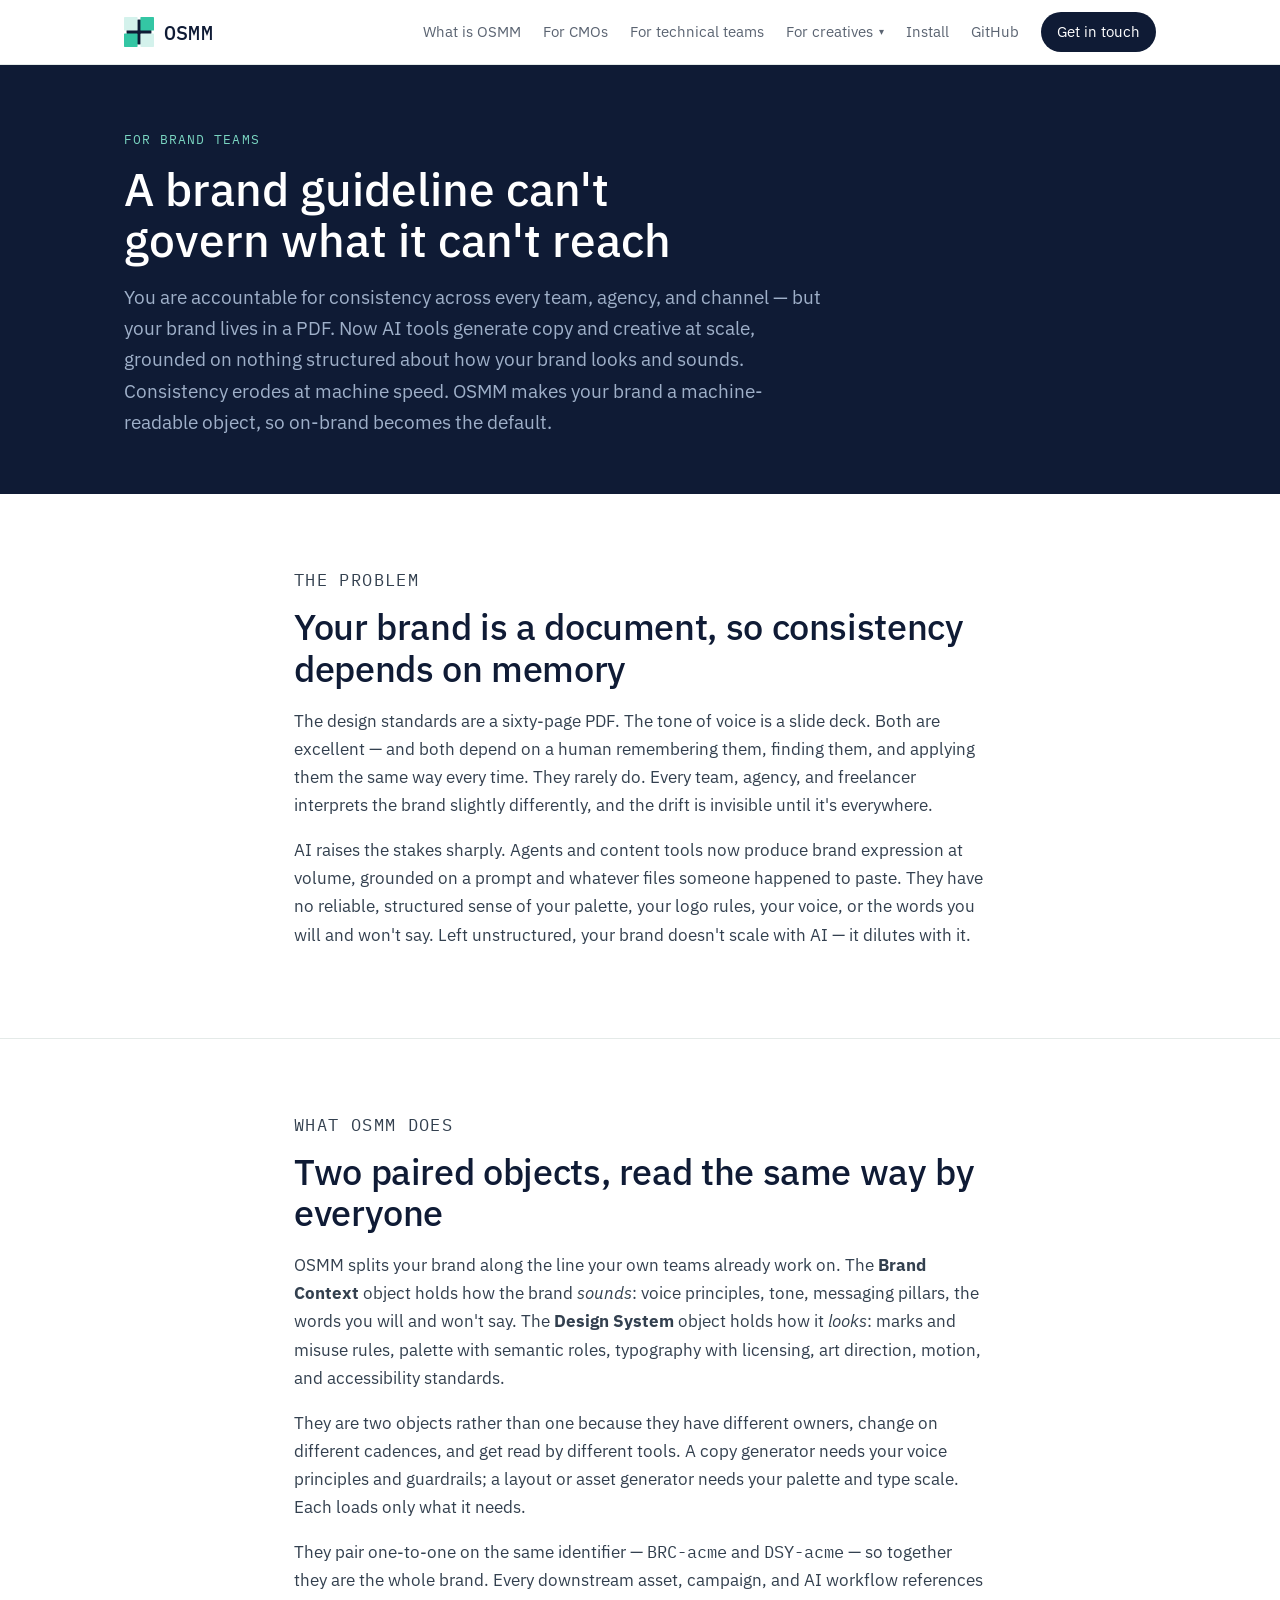
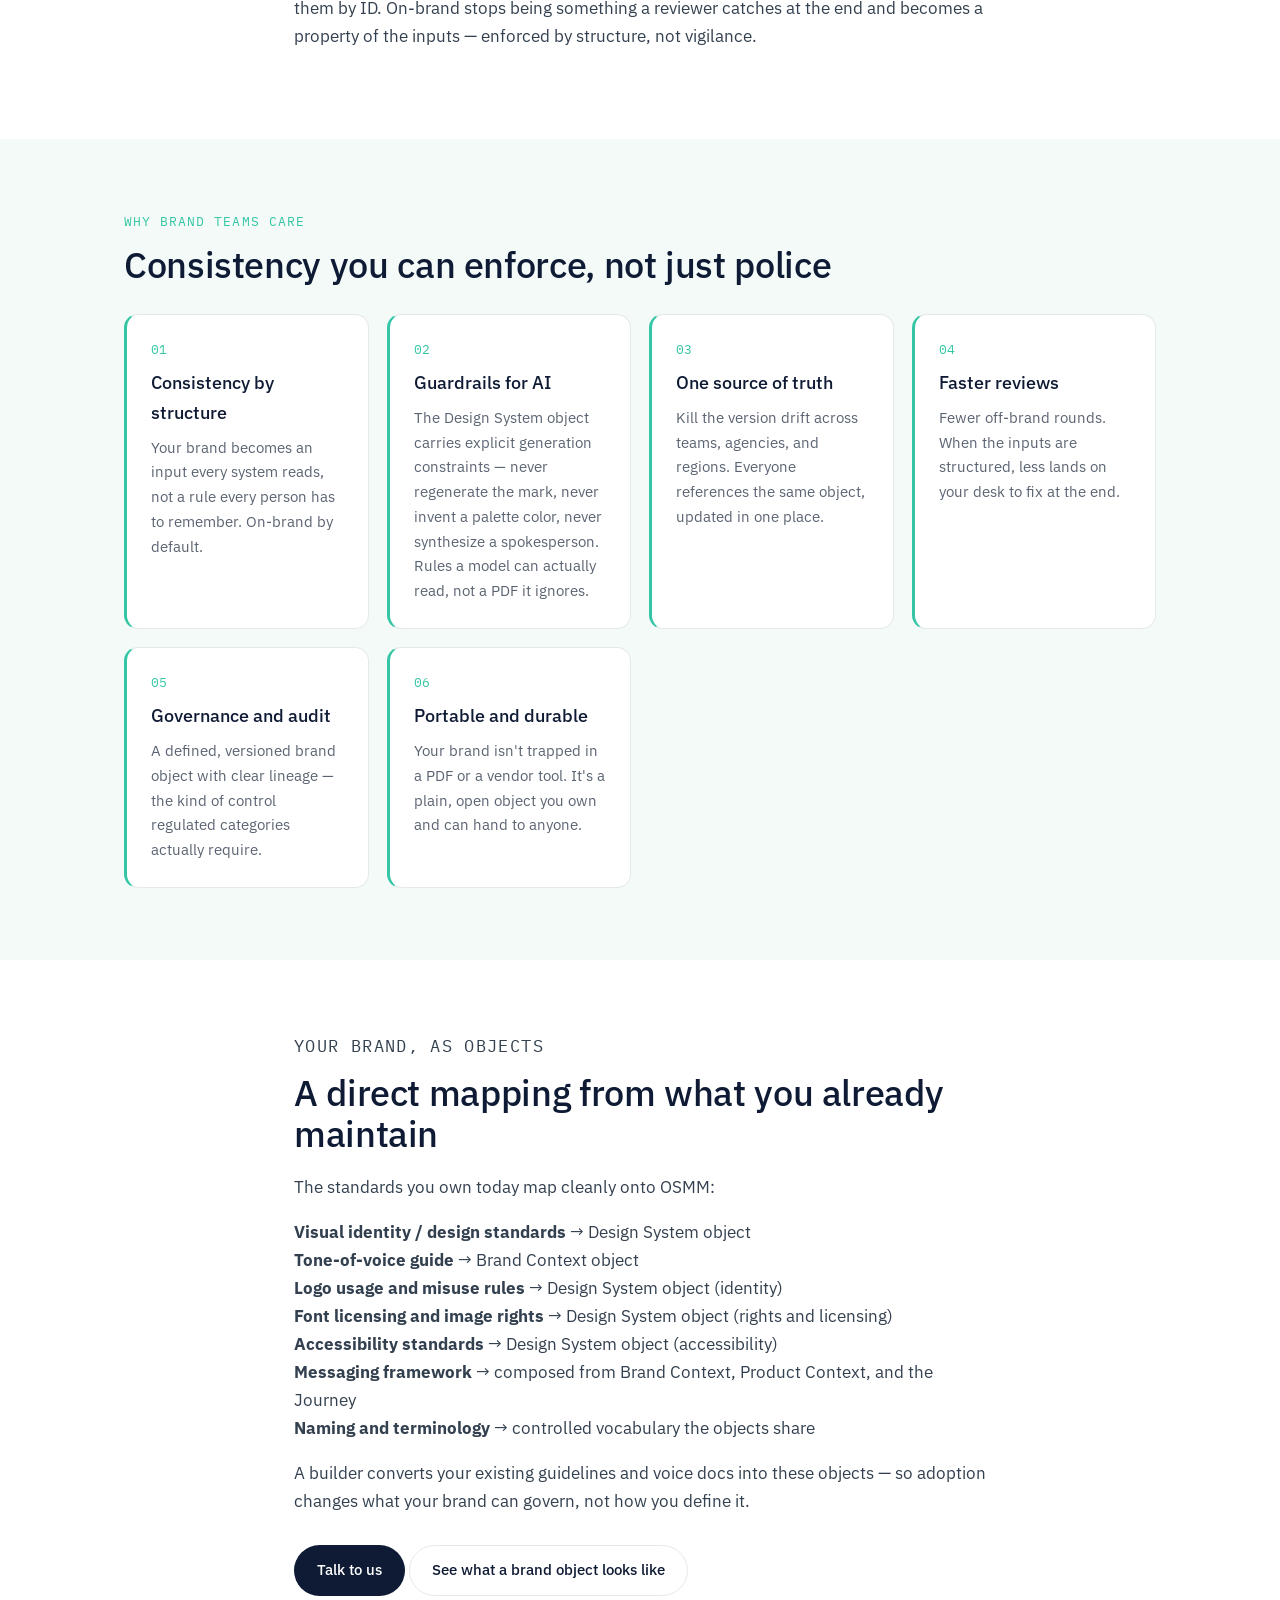
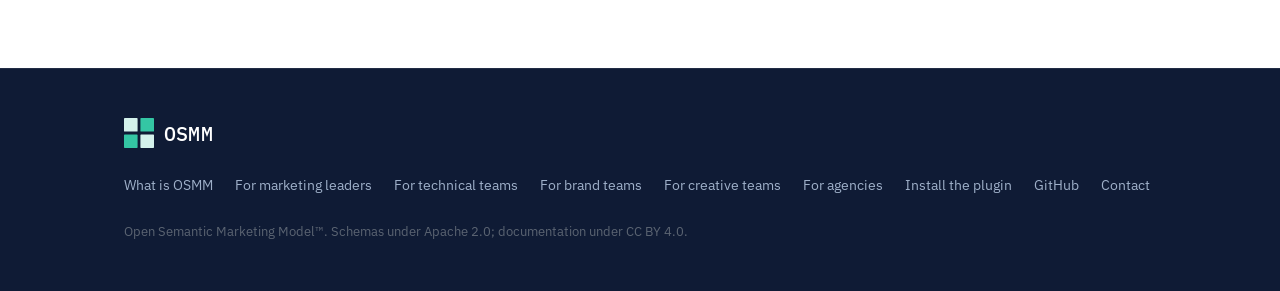
<file: docs/for-brand-teams.html>
<!DOCTYPE html>
<html lang="en">
<head>
<meta charset="utf-8">
<meta name="viewport" content="width=device-width, initial-scale=1">
<title>OSMM for brand teams — make your brand machine-readable, so it can't drift</title>
<meta name="description" content="Turn your tone of voice and your design system into two paired machine-readable objects — so on-brand is the default across every team, agency, and AI agent.">
<link rel="canonical" href="https://semantic-marketing.org/for-brand-teams.html">
<meta property="og:type" content="article">
<meta property="og:site_name" content="OSMM — Open Semantic Marketing Model">
<meta property="og:url" content="https://semantic-marketing.org/for-brand-teams.html">
<meta property="og:title" content="OSMM for brand teams — make your brand machine-readable, so it can't drift">
<meta property="og:description" content="Your tone of voice and your design system as two paired, structured objects every team, agency, and AI agent references.">
<meta name="twitter:card" content="summary_large_image">
<meta name="twitter:title" content="OSMM for brand teams — make your brand machine-readable, so it can't drift">
<meta name="twitter:description" content="Your tone of voice and your design system as two paired, structured objects every team, agency, and AI agent references.">
<link rel="icon" href="assets/osmm-favicon.svg" type="image/svg+xml">
<link rel="preconnect" href="https://fonts.googleapis.com">
<link rel="preconnect" href="https://fonts.gstatic.com" crossorigin>
<link href="https://fonts.googleapis.com/css2?family=IBM+Plex+Mono:wght@400;500&family=IBM+Plex+Sans:wght@400;500&display=swap" rel="stylesheet">
<link rel="stylesheet" href="styles.css">
<meta name="ahrefs-site-verification" content="74e4de81b23f3a525c5b900952810c521a9cabfcc9d1c9daaf49787ddade58bd">
<script src="https://analytics.ahrefs.com/analytics.js" data-key="ttNPNM99WEpvvCsdlIa1kQ" async></script>
</head>
<body>

<header class="site-header">
  <div class="container nav">
    <a class="brand" href="index.html"><img src="assets/osmm-mark.svg" alt="OSMM mark"><span class="wordmark">OSMM</span></a>
    <input class="nav-toggle-cb" type="checkbox" id="nav-toggle">
    <label class="nav-toggle" for="nav-toggle" aria-label="Toggle navigation menu"><span class="bars"></span></label>
    <nav class="nav-links">
      <a href="index.html#what">What is OSMM</a>
      <a href="for-marketing-leaders.html">For CMOs</a>
      <a href="for-technical-teams.html">For technical teams</a>
      <div class="nav-item has-dropdown">
        <input type="checkbox" id="dd-creatives" class="dd-cb">
        <label class="dd-toggle" for="dd-creatives">For creatives <span class="dd-caret" aria-hidden="true">&#9662;</span></label>
        <div class="dropdown">
          <a href="for-brand-teams.html">For brand teams</a>
          <a href="for-creative-teams.html">For creative teams</a>
          <a href="for-agencies.html">For agencies</a>
        </div>
      </div>
      <a href="plugins.html">Install</a>
      <a href="https://github.com/Open-Semantic-Marketing-Model/osmm">GitHub</a>
      <a class="nav-cta" href="index.html#contact">Get in touch</a>
    </nav>
  </div>
</header>

<section class="page-hero">
  <div class="container">
    <p class="eyebrow">For brand teams</p>
    <h1>A brand guideline can't govern what it can't reach</h1>
    <p>You are accountable for consistency across every team, agency, and channel — but your brand lives in a PDF. Now AI tools generate copy and creative at scale, grounded on nothing structured about how your brand looks and sounds. Consistency erodes at machine speed. OSMM makes your brand a machine-readable object, so on-brand becomes the default.</p>
  </div>
</section>

<section>
  <div class="container prose">
    <p class="kicker">The problem</p>
    <h2>Your brand is a document, so consistency depends on memory</h2>
    <p>The design standards are a sixty-page PDF. The tone of voice is a slide deck. Both are excellent — and both depend on a human remembering them, finding them, and applying them the same way every time. They rarely do. Every team, agency, and freelancer interprets the brand slightly differently, and the drift is invisible until it's everywhere.</p>
    <p>AI raises the stakes sharply. Agents and content tools now produce brand expression at volume, grounded on a prompt and whatever files someone happened to paste. They have no reliable, structured sense of your palette, your logo rules, your voice, or the words you will and won't say. Left unstructured, your brand doesn't scale with AI — it dilutes with it.</p>
  </div>
</section>

<div class="divider"></div>

<section>
  <div class="container prose">
    <p class="kicker">What OSMM does</p>
    <h2>Two paired objects, read the same way by everyone</h2>
    <p>OSMM splits your brand along the line your own teams already work on. The <strong>Brand Context</strong> object holds how the brand <em>sounds</em>: voice principles, tone, messaging pillars, the words you will and won't say. The <strong>Design System</strong> object holds how it <em>looks</em>: marks and misuse rules, palette with semantic roles, typography with licensing, art direction, motion, and accessibility standards.</p>
    <p>They are two objects rather than one because they have different owners, change on different cadences, and get read by different tools. A copy generator needs your voice principles and guardrails; a layout or asset generator needs your palette and type scale. Each loads only what it needs.</p>
    <p>They pair one-to-one on the same identifier — <span class="mono">BRC-acme</span> and <span class="mono">DSY-acme</span> — so together they are the whole brand. Every downstream asset, campaign, and AI workflow references them by ID. On-brand stops being something a reviewer catches at the end and becomes a property of the inputs — enforced by structure, not vigilance.</p>
  </div>
</section>

<section class="section-tint">
  <div class="container">
    <p class="kicker">Why brand teams care</p>
    <h2>Consistency you can enforce, not just police</h2>
    <div class="value-grid" style="margin-top:28px">
      <div class="value"><div class="num">01</div><h3>Consistency by structure</h3><p>Your brand becomes an input every system reads, not a rule every person has to remember. On-brand by default.</p></div>
      <div class="value"><div class="num">02</div><h3>Guardrails for AI</h3><p>The Design System object carries explicit generation constraints — never regenerate the mark, never invent a palette color, never synthesize a spokesperson. Rules a model can actually read, not a PDF it ignores.</p></div>
      <div class="value"><div class="num">03</div><h3>One source of truth</h3><p>Kill the version drift across teams, agencies, and regions. Everyone references the same object, updated in one place.</p></div>
      <div class="value"><div class="num">04</div><h3>Faster reviews</h3><p>Fewer off-brand rounds. When the inputs are structured, less lands on your desk to fix at the end.</p></div>
      <div class="value"><div class="num">05</div><h3>Governance and audit</h3><p>A defined, versioned brand object with clear lineage — the kind of control regulated categories actually require.</p></div>
      <div class="value"><div class="num">06</div><h3>Portable and durable</h3><p>Your brand isn't trapped in a PDF or a vendor tool. It's a plain, open object you own and can hand to anyone.</p></div>
    </div>
  </div>
</section>

<section>
  <div class="container prose">
    <p class="kicker">Your brand, as objects</p>
    <h2>A direct mapping from what you already maintain</h2>
    <p>The standards you own today map cleanly onto OSMM:</p>
    <p><strong>Visual identity / design standards</strong> &rarr; Design System object<br>
    <strong>Tone-of-voice guide</strong> &rarr; Brand Context object<br>
    <strong>Logo usage and misuse rules</strong> &rarr; Design System object (identity)<br>
    <strong>Font licensing and image rights</strong> &rarr; Design System object (rights and licensing)<br>
    <strong>Accessibility standards</strong> &rarr; Design System object (accessibility)<br>
    <strong>Messaging framework</strong> &rarr; composed from Brand Context, Product Context, and the Journey<br>
    <strong>Naming and terminology</strong> &rarr; controlled vocabulary the objects share</p>
    <p>A builder converts your existing guidelines and voice docs into these objects — so adoption changes what your brand can govern, not how you define it.</p>
    <div style="margin-top:30px">
      <a class="btn btn-dark" href="index.html#contact">Talk to us</a>
      <a class="btn btn-outline" href="index.html#examples">See what a brand object looks like</a>
    </div>
  </div>
</section>

<footer class="site-footer">
  <div class="container">
    <div class="foot">
      <a class="brand" href="index.html"><img src="assets/osmm-mark.svg" alt="OSMM mark" width="28" height="28"><span class="wordmark">OSMM</span></a>
      <nav class="foot-links">
        <a href="index.html#what">What is OSMM</a>
        <a href="for-marketing-leaders.html">For marketing leaders</a>
        <a href="for-technical-teams.html">For technical teams</a>
        <a href="for-brand-teams.html">For brand teams</a>
        <a href="for-creative-teams.html">For creative teams</a>
        <a href="for-agencies.html">For agencies</a>
        <a href="plugins.html">Install the plugin</a>
        <a href="https://github.com/Open-Semantic-Marketing-Model/osmm">GitHub</a>
        <a href="index.html#contact">Contact</a>
      </nav>
    </div>
    <p class="foot-legal">Open Semantic Marketing Model&trade;. Schemas under Apache 2.0; documentation under CC BY 4.0.</p>
  </div>
</footer>

</body>
</html>
</file>
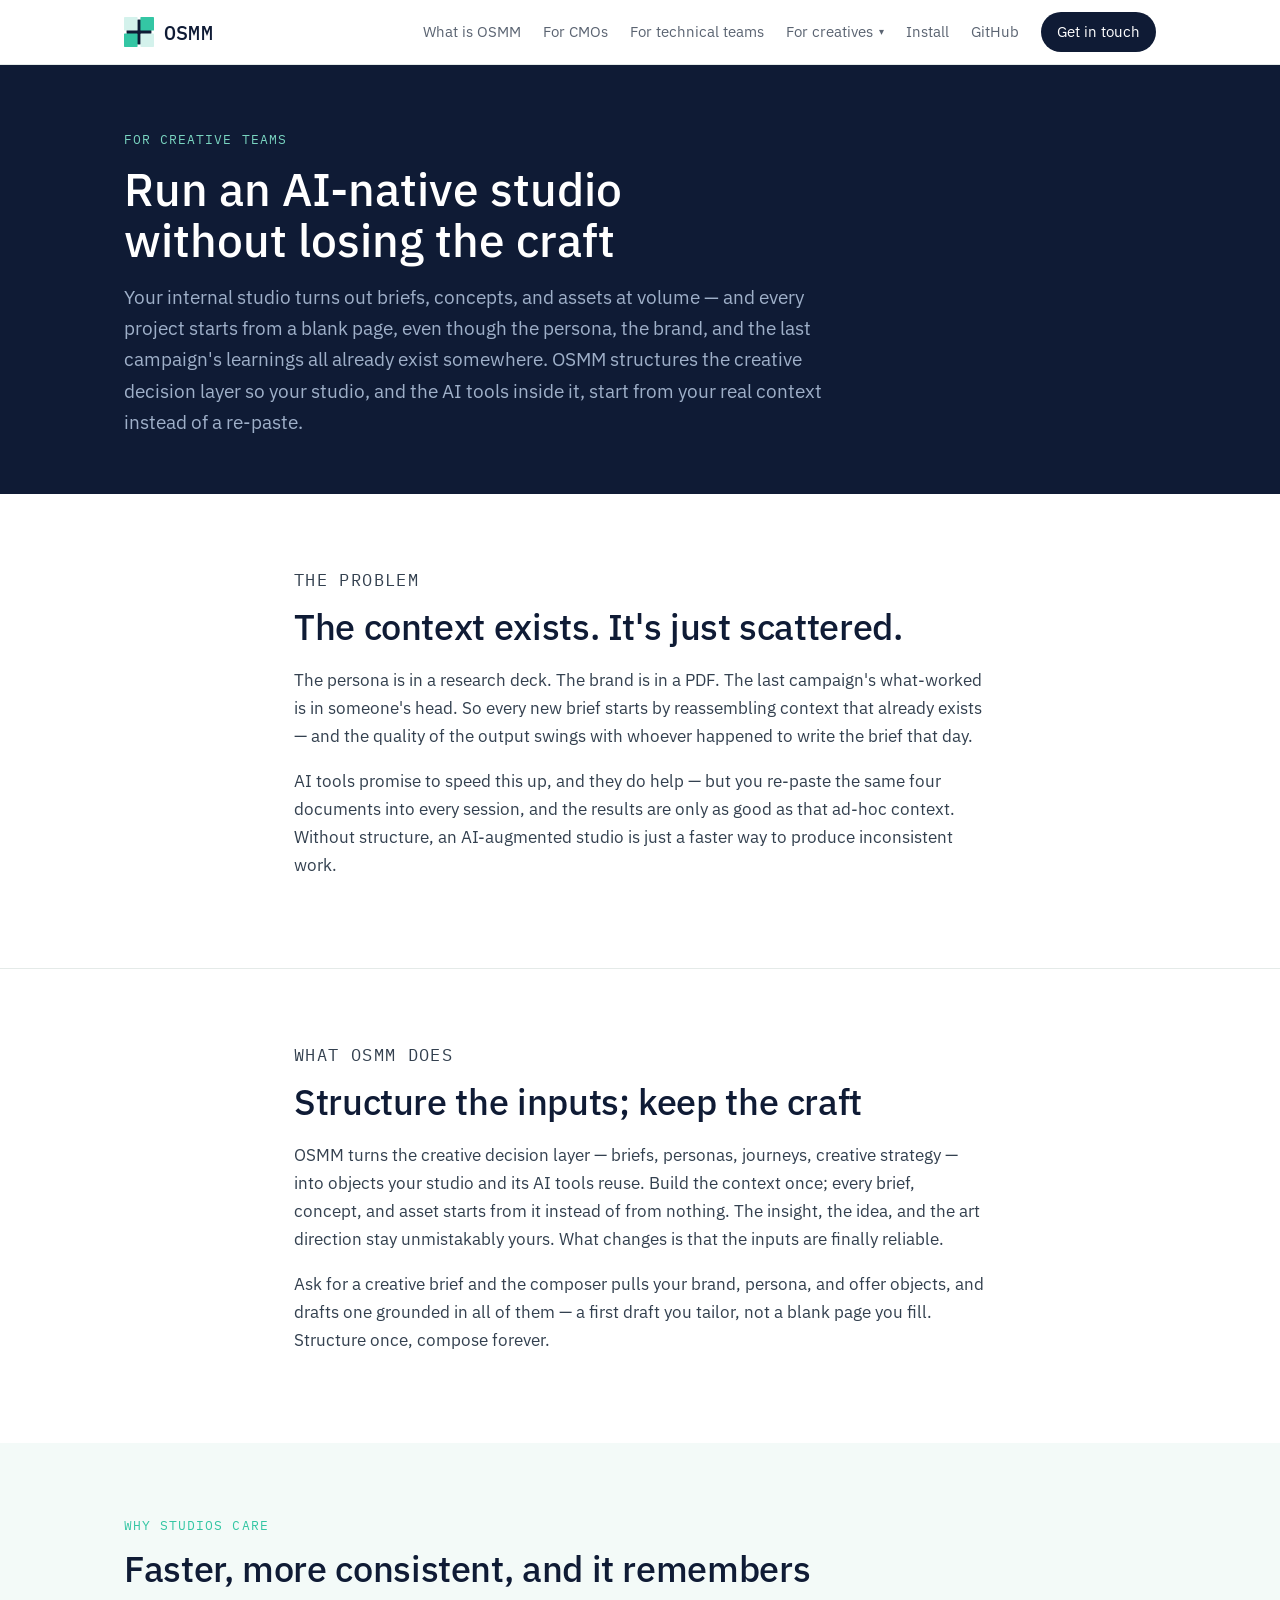
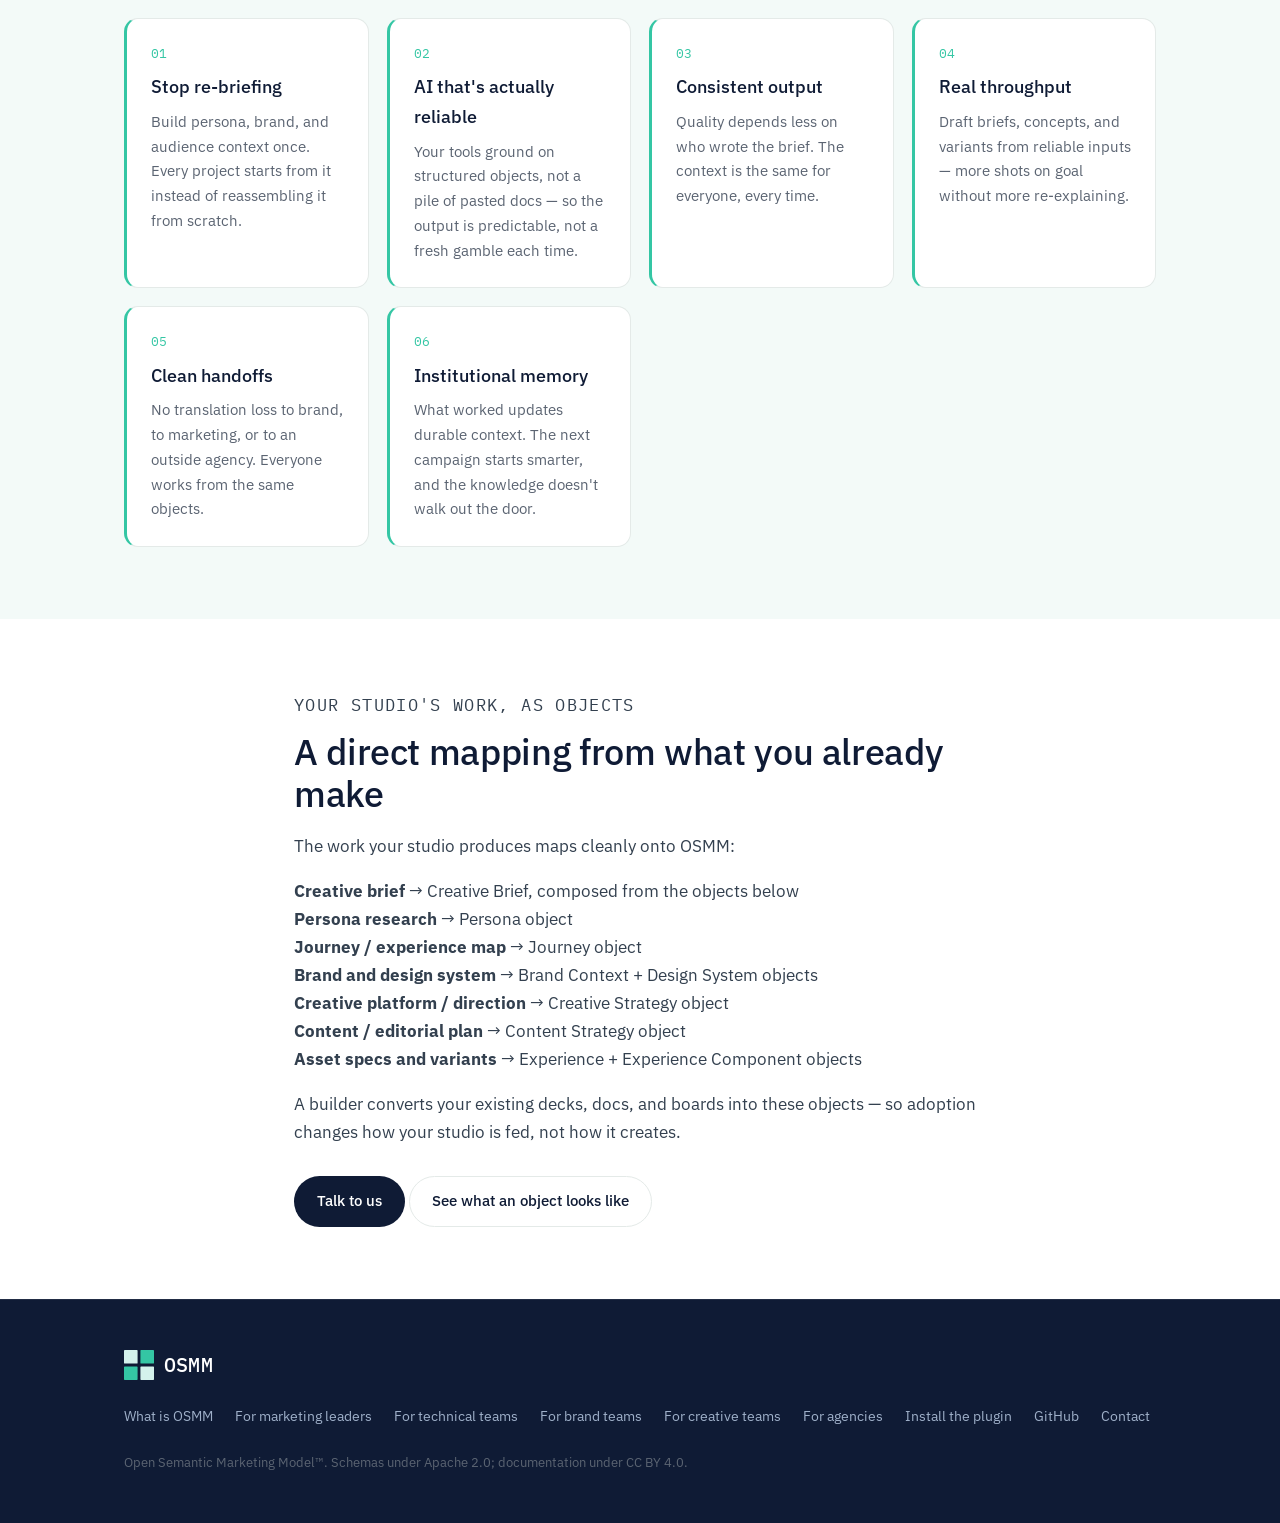
<file: docs/for-creative-teams.html>
<!DOCTYPE html>
<html lang="en">
<head>
<meta charset="utf-8">
<meta name="viewport" content="width=device-width, initial-scale=1">
<title>OSMM for creative teams — run an AI-native studio without losing the craft</title>
<meta name="description" content="Structure the creative decision layer — briefs, personas, journeys, creative strategy — so your internal studio reuses context, runs reliable AI, and ships faster without losing the craft.">
<link rel="canonical" href="https://semantic-marketing.org/for-creative-teams.html">
<meta property="og:type" content="article">
<meta property="og:site_name" content="OSMM — Open Semantic Marketing Model">
<meta property="og:url" content="https://semantic-marketing.org/for-creative-teams.html">
<meta property="og:title" content="OSMM for creative teams — run an AI-native studio without losing the craft">
<meta property="og:description" content="Structure the creative decision layer so your studio reuses context, runs reliable AI, and ships faster.">
<meta name="twitter:card" content="summary_large_image">
<meta name="twitter:title" content="OSMM for creative teams — run an AI-native studio without losing the craft">
<meta name="twitter:description" content="Structure the creative decision layer so your studio reuses context, runs reliable AI, and ships faster.">
<link rel="icon" href="assets/osmm-favicon.svg" type="image/svg+xml">
<link rel="preconnect" href="https://fonts.googleapis.com">
<link rel="preconnect" href="https://fonts.gstatic.com" crossorigin>
<link href="https://fonts.googleapis.com/css2?family=IBM+Plex+Mono:wght@400;500&family=IBM+Plex+Sans:wght@400;500&display=swap" rel="stylesheet">
<link rel="stylesheet" href="styles.css">
<meta name="ahrefs-site-verification" content="74e4de81b23f3a525c5b900952810c521a9cabfcc9d1c9daaf49787ddade58bd">
<script src="https://analytics.ahrefs.com/analytics.js" data-key="ttNPNM99WEpvvCsdlIa1kQ" async></script>
</head>
<body>

<header class="site-header">
  <div class="container nav">
    <a class="brand" href="index.html"><img src="assets/osmm-mark.svg" alt="OSMM mark"><span class="wordmark">OSMM</span></a>
    <input class="nav-toggle-cb" type="checkbox" id="nav-toggle">
    <label class="nav-toggle" for="nav-toggle" aria-label="Toggle navigation menu"><span class="bars"></span></label>
    <nav class="nav-links">
      <a href="index.html#what">What is OSMM</a>
      <a href="for-marketing-leaders.html">For CMOs</a>
      <a href="for-technical-teams.html">For technical teams</a>
      <div class="nav-item has-dropdown">
        <input type="checkbox" id="dd-creatives" class="dd-cb">
        <label class="dd-toggle" for="dd-creatives">For creatives <span class="dd-caret" aria-hidden="true">&#9662;</span></label>
        <div class="dropdown">
          <a href="for-brand-teams.html">For brand teams</a>
          <a href="for-creative-teams.html">For creative teams</a>
          <a href="for-agencies.html">For agencies</a>
        </div>
      </div>
      <a href="plugins.html">Install</a>
      <a href="https://github.com/Open-Semantic-Marketing-Model/osmm">GitHub</a>
      <a class="nav-cta" href="index.html#contact">Get in touch</a>
    </nav>
  </div>
</header>

<section class="page-hero">
  <div class="container">
    <p class="eyebrow">For creative teams</p>
    <h1>Run an AI-native studio without losing the craft</h1>
    <p>Your internal studio turns out briefs, concepts, and assets at volume — and every project starts from a blank page, even though the persona, the brand, and the last campaign's learnings all already exist somewhere. OSMM structures the creative decision layer so your studio, and the AI tools inside it, start from your real context instead of a re-paste.</p>
  </div>
</section>

<section>
  <div class="container prose">
    <p class="kicker">The problem</p>
    <h2>The context exists. It's just scattered.</h2>
    <p>The persona is in a research deck. The brand is in a PDF. The last campaign's what-worked is in someone's head. So every new brief starts by reassembling context that already exists — and the quality of the output swings with whoever happened to write the brief that day.</p>
    <p>AI tools promise to speed this up, and they do help — but you re-paste the same four documents into every session, and the results are only as good as that ad-hoc context. Without structure, an AI-augmented studio is just a faster way to produce inconsistent work.</p>
  </div>
</section>

<div class="divider"></div>

<section>
  <div class="container prose">
    <p class="kicker">What OSMM does</p>
    <h2>Structure the inputs; keep the craft</h2>
    <p>OSMM turns the creative decision layer — briefs, personas, journeys, creative strategy — into objects your studio and its AI tools reuse. Build the context once; every brief, concept, and asset starts from it instead of from nothing. The insight, the idea, and the art direction stay unmistakably yours. What changes is that the inputs are finally reliable.</p>
    <p>Ask for a creative brief and the composer pulls your brand, persona, and offer objects, and drafts one grounded in all of them — a first draft you tailor, not a blank page you fill. Structure once, compose forever.</p>
  </div>
</section>

<section class="section-tint">
  <div class="container">
    <p class="kicker">Why studios care</p>
    <h2>Faster, more consistent, and it remembers</h2>
    <div class="value-grid" style="margin-top:28px">
      <div class="value"><div class="num">01</div><h3>Stop re-briefing</h3><p>Build persona, brand, and audience context once. Every project starts from it instead of reassembling it from scratch.</p></div>
      <div class="value"><div class="num">02</div><h3>AI that's actually reliable</h3><p>Your tools ground on structured objects, not a pile of pasted docs — so the output is predictable, not a fresh gamble each time.</p></div>
      <div class="value"><div class="num">03</div><h3>Consistent output</h3><p>Quality depends less on who wrote the brief. The context is the same for everyone, every time.</p></div>
      <div class="value"><div class="num">04</div><h3>Real throughput</h3><p>Draft briefs, concepts, and variants from reliable inputs — more shots on goal without more re-explaining.</p></div>
      <div class="value"><div class="num">05</div><h3>Clean handoffs</h3><p>No translation loss to brand, to marketing, or to an outside agency. Everyone works from the same objects.</p></div>
      <div class="value"><div class="num">06</div><h3>Institutional memory</h3><p>What worked updates durable context. The next campaign starts smarter, and the knowledge doesn't walk out the door.</p></div>
    </div>
  </div>
</section>

<section>
  <div class="container prose">
    <p class="kicker">Your studio's work, as objects</p>
    <h2>A direct mapping from what you already make</h2>
    <p>The work your studio produces maps cleanly onto OSMM:</p>
    <p><strong>Creative brief</strong> &rarr; Creative Brief, composed from the objects below<br>
    <strong>Persona research</strong> &rarr; Persona object<br>
    <strong>Journey / experience map</strong> &rarr; Journey object<br>
    <strong>Brand and design system</strong> &rarr; Brand Context + Design System objects<br>
    <strong>Creative platform / direction</strong> &rarr; Creative Strategy object<br>
    <strong>Content / editorial plan</strong> &rarr; Content Strategy object<br>
    <strong>Asset specs and variants</strong> &rarr; Experience + Experience Component objects</p>
    <p>A builder converts your existing decks, docs, and boards into these objects — so adoption changes how your studio is fed, not how it creates.</p>
    <div style="margin-top:30px">
      <a class="btn btn-dark" href="index.html#contact">Talk to us</a>
      <a class="btn btn-outline" href="index.html#examples">See what an object looks like</a>
    </div>
  </div>
</section>

<footer class="site-footer">
  <div class="container">
    <div class="foot">
      <a class="brand" href="index.html"><img src="assets/osmm-mark.svg" alt="OSMM mark" width="28" height="28"><span class="wordmark">OSMM</span></a>
      <nav class="foot-links">
        <a href="index.html#what">What is OSMM</a>
        <a href="for-marketing-leaders.html">For marketing leaders</a>
        <a href="for-technical-teams.html">For technical teams</a>
        <a href="for-brand-teams.html">For brand teams</a>
        <a href="for-creative-teams.html">For creative teams</a>
        <a href="for-agencies.html">For agencies</a>
        <a href="plugins.html">Install the plugin</a>
        <a href="https://github.com/Open-Semantic-Marketing-Model/osmm">GitHub</a>
        <a href="index.html#contact">Contact</a>
      </nav>
    </div>
    <p class="foot-legal">Open Semantic Marketing Model&trade;. Schemas under Apache 2.0; documentation under CC BY 4.0.</p>
  </div>
</footer>

</body>
</html>
</file>
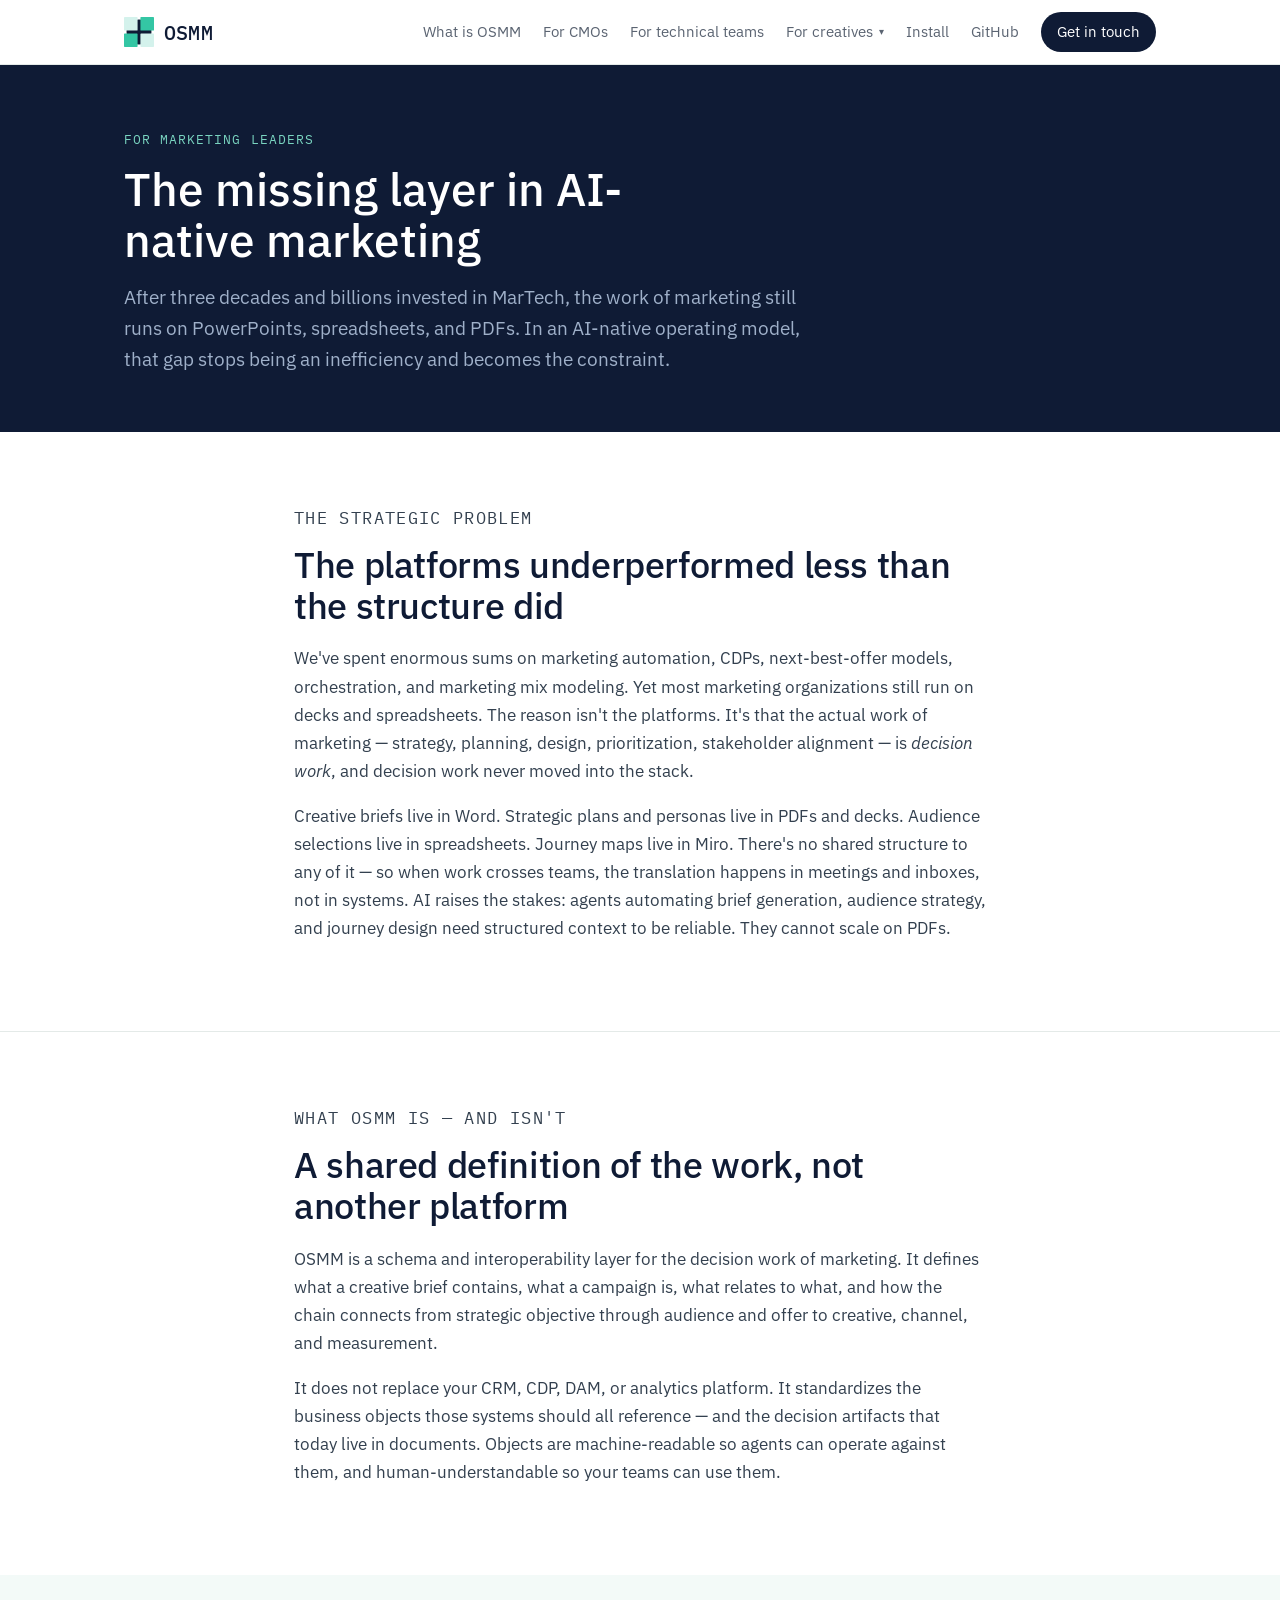
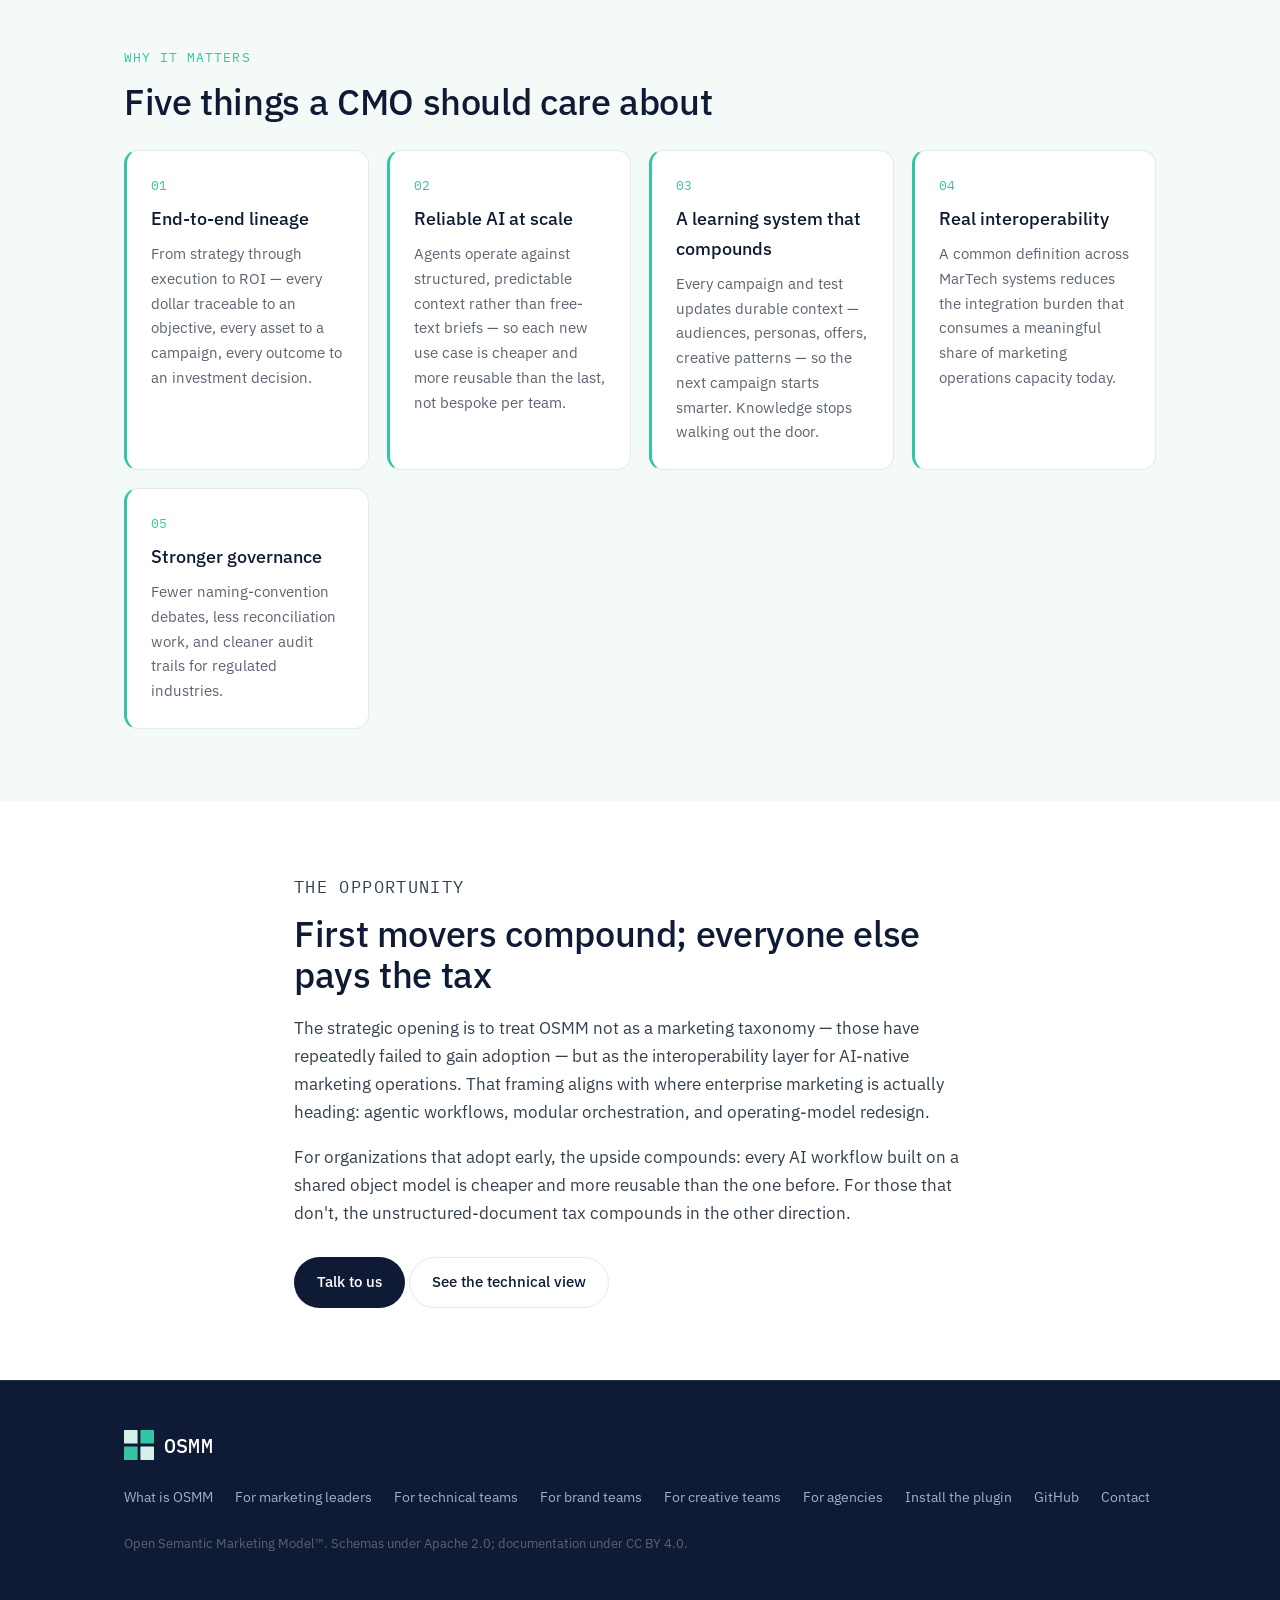
<file: docs/for-marketing-leaders.html>
<!DOCTYPE html>
<html lang="en">
<head>
<meta charset="utf-8">
<meta name="viewport" content="width=device-width, initial-scale=1">
<title>OSMM for marketing leaders — the missing layer in AI-native marketing</title>
<meta name="description" content="The strategic case for OSMM: why a shared marketing object model is the layer that determines whether your AI investments compound or stall.">
<link rel="canonical" href="https://semantic-marketing.org/for-marketing-leaders.html">
<meta property="og:type" content="article">
<meta property="og:site_name" content="OSMM — Open Semantic Marketing Model">
<meta property="og:url" content="https://semantic-marketing.org/for-marketing-leaders.html">
<meta property="og:title" content="OSMM for marketing leaders — the missing layer in AI-native marketing">
<meta property="og:description" content="Why a shared marketing object model is the layer that determines whether your AI investments compound or stall.">
<meta name="twitter:card" content="summary_large_image">
<meta name="twitter:title" content="OSMM for marketing leaders — the missing layer in AI-native marketing">
<meta name="twitter:description" content="Why a shared marketing object model is the layer that determines whether your AI investments compound or stall.">
<link rel="icon" href="assets/osmm-favicon.svg" type="image/svg+xml">
<link rel="preconnect" href="https://fonts.googleapis.com">
<link rel="preconnect" href="https://fonts.gstatic.com" crossorigin>
<link href="https://fonts.googleapis.com/css2?family=IBM+Plex+Mono:wght@400;500&family=IBM+Plex+Sans:wght@400;500&display=swap" rel="stylesheet">
<link rel="stylesheet" href="styles.css">
<meta name="ahrefs-site-verification" content="74e4de81b23f3a525c5b900952810c521a9cabfcc9d1c9daaf49787ddade58bd">
<script src="https://analytics.ahrefs.com/analytics.js" data-key="ttNPNM99WEpvvCsdlIa1kQ" async></script>
</head>
<body>

<header class="site-header">
  <div class="container nav">
    <a class="brand" href="index.html"><img src="assets/osmm-mark.svg" alt="OSMM mark"><span class="wordmark">OSMM</span></a>
    <input class="nav-toggle-cb" type="checkbox" id="nav-toggle">
    <label class="nav-toggle" for="nav-toggle" aria-label="Toggle navigation menu"><span class="bars"></span></label>
    <nav class="nav-links">
      <a href="index.html#what">What is OSMM</a>
      <a href="for-marketing-leaders.html">For CMOs</a>
      <a href="for-technical-teams.html">For technical teams</a>
      <div class="nav-item has-dropdown">
        <input type="checkbox" id="dd-creatives" class="dd-cb">
        <label class="dd-toggle" for="dd-creatives">For creatives <span class="dd-caret" aria-hidden="true">&#9662;</span></label>
        <div class="dropdown">
          <a href="for-brand-teams.html">For brand teams</a>
          <a href="for-creative-teams.html">For creative teams</a>
          <a href="for-agencies.html">For agencies</a>
        </div>
      </div>
      <a href="plugins.html">Install</a>
      <a href="https://github.com/Open-Semantic-Marketing-Model/osmm">GitHub</a>
      <a class="nav-cta" href="index.html#contact">Get in touch</a>
    </nav>
  </div>
</header>

<section class="page-hero">
  <div class="container">
    <p class="eyebrow">For marketing leaders</p>
    <h1>The missing layer in AI-native marketing</h1>
    <p>After three decades and billions invested in MarTech, the work of marketing still runs on PowerPoints, spreadsheets, and PDFs. In an AI-native operating model, that gap stops being an inefficiency and becomes the constraint.</p>
  </div>
</section>

<section>
  <div class="container prose">
    <p class="kicker">The strategic problem</p>
    <h2>The platforms underperformed less than the structure did</h2>
    <p>We've spent enormous sums on marketing automation, CDPs, next-best-offer models, orchestration, and marketing mix modeling. Yet most marketing organizations still run on decks and spreadsheets. The reason isn't the platforms. It's that the actual work of marketing — strategy, planning, design, prioritization, stakeholder alignment — is <em>decision work</em>, and decision work never moved into the stack.</p>
    <p>Creative briefs live in Word. Strategic plans and personas live in PDFs and decks. Audience selections live in spreadsheets. Journey maps live in Miro. There's no shared structure to any of it — so when work crosses teams, the translation happens in meetings and inboxes, not in systems. AI raises the stakes: agents automating brief generation, audience strategy, and journey design need structured context to be reliable. They cannot scale on PDFs.</p>
  </div>
</section>

<div class="divider"></div>

<section>
  <div class="container prose">
    <p class="kicker">What OSMM is — and isn't</p>
    <h2>A shared definition of the work, not another platform</h2>
    <p>OSMM is a schema and interoperability layer for the decision work of marketing. It defines what a creative brief contains, what a campaign is, what relates to what, and how the chain connects from strategic objective through audience and offer to creative, channel, and measurement.</p>
    <p>It does not replace your CRM, CDP, DAM, or analytics platform. It standardizes the business objects those systems should all reference — and the decision artifacts that today live in documents. Objects are machine-readable so agents can operate against them, and human-understandable so your teams can use them.</p>
  </div>
</section>

<section class="section-tint">
  <div class="container">
    <p class="kicker">Why it matters</p>
    <h2>Five things a CMO should care about</h2>
    <div class="value-grid" style="margin-top:28px">
      <div class="value"><div class="num">01</div><h3>End-to-end lineage</h3><p>From strategy through execution to ROI — every dollar traceable to an objective, every asset to a campaign, every outcome to an investment decision.</p></div>
      <div class="value"><div class="num">02</div><h3>Reliable AI at scale</h3><p>Agents operate against structured, predictable context rather than free-text briefs — so each new use case is cheaper and more reusable than the last, not bespoke per team.</p></div>
      <div class="value"><div class="num">03</div><h3>A learning system that compounds</h3><p>Every campaign and test updates durable context — audiences, personas, offers, creative patterns — so the next campaign starts smarter. Knowledge stops walking out the door.</p></div>
      <div class="value"><div class="num">04</div><h3>Real interoperability</h3><p>A common definition across MarTech systems reduces the integration burden that consumes a meaningful share of marketing operations capacity today.</p></div>
      <div class="value"><div class="num">05</div><h3>Stronger governance</h3><p>Fewer naming-convention debates, less reconciliation work, and cleaner audit trails for regulated industries.</p></div>
    </div>
  </div>
</section>

<section>
  <div class="container prose">
    <p class="kicker">The opportunity</p>
    <h2>First movers compound; everyone else pays the tax</h2>
    <p>The strategic opening is to treat OSMM not as a marketing taxonomy — those have repeatedly failed to gain adoption — but as the interoperability layer for AI-native marketing operations. That framing aligns with where enterprise marketing is actually heading: agentic workflows, modular orchestration, and operating-model redesign.</p>
    <p>For organizations that adopt early, the upside compounds: every AI workflow built on a shared object model is cheaper and more reusable than the one before. For those that don't, the unstructured-document tax compounds in the other direction.</p>
    <div style="margin-top:30px">
      <a class="btn btn-dark" href="index.html#contact">Talk to us</a>
      <a class="btn btn-outline" href="for-technical-teams.html">See the technical view</a>
    </div>
  </div>
</section>

<footer class="site-footer">
  <div class="container">
    <div class="foot">
      <a class="brand" href="index.html"><img src="assets/osmm-mark.svg" alt="OSMM mark" width="28" height="28"><span class="wordmark">OSMM</span></a>
      <nav class="foot-links">
        <a href="index.html#what">What is OSMM</a>
        <a href="for-marketing-leaders.html">For marketing leaders</a>
        <a href="for-technical-teams.html">For technical teams</a>
        <a href="for-brand-teams.html">For brand teams</a>
        <a href="for-creative-teams.html">For creative teams</a>
        <a href="for-agencies.html">For agencies</a>
        <a href="plugins.html">Install the plugin</a>
        <a href="https://github.com/Open-Semantic-Marketing-Model/osmm">GitHub</a>
        <a href="index.html#contact">Contact</a>
      </nav>
    </div>
    <p class="foot-legal">Open Semantic Marketing Model™. Schemas under Apache 2.0; documentation under CC BY 4.0.</p>
  </div>
</footer>

</body>
</html>
</file>
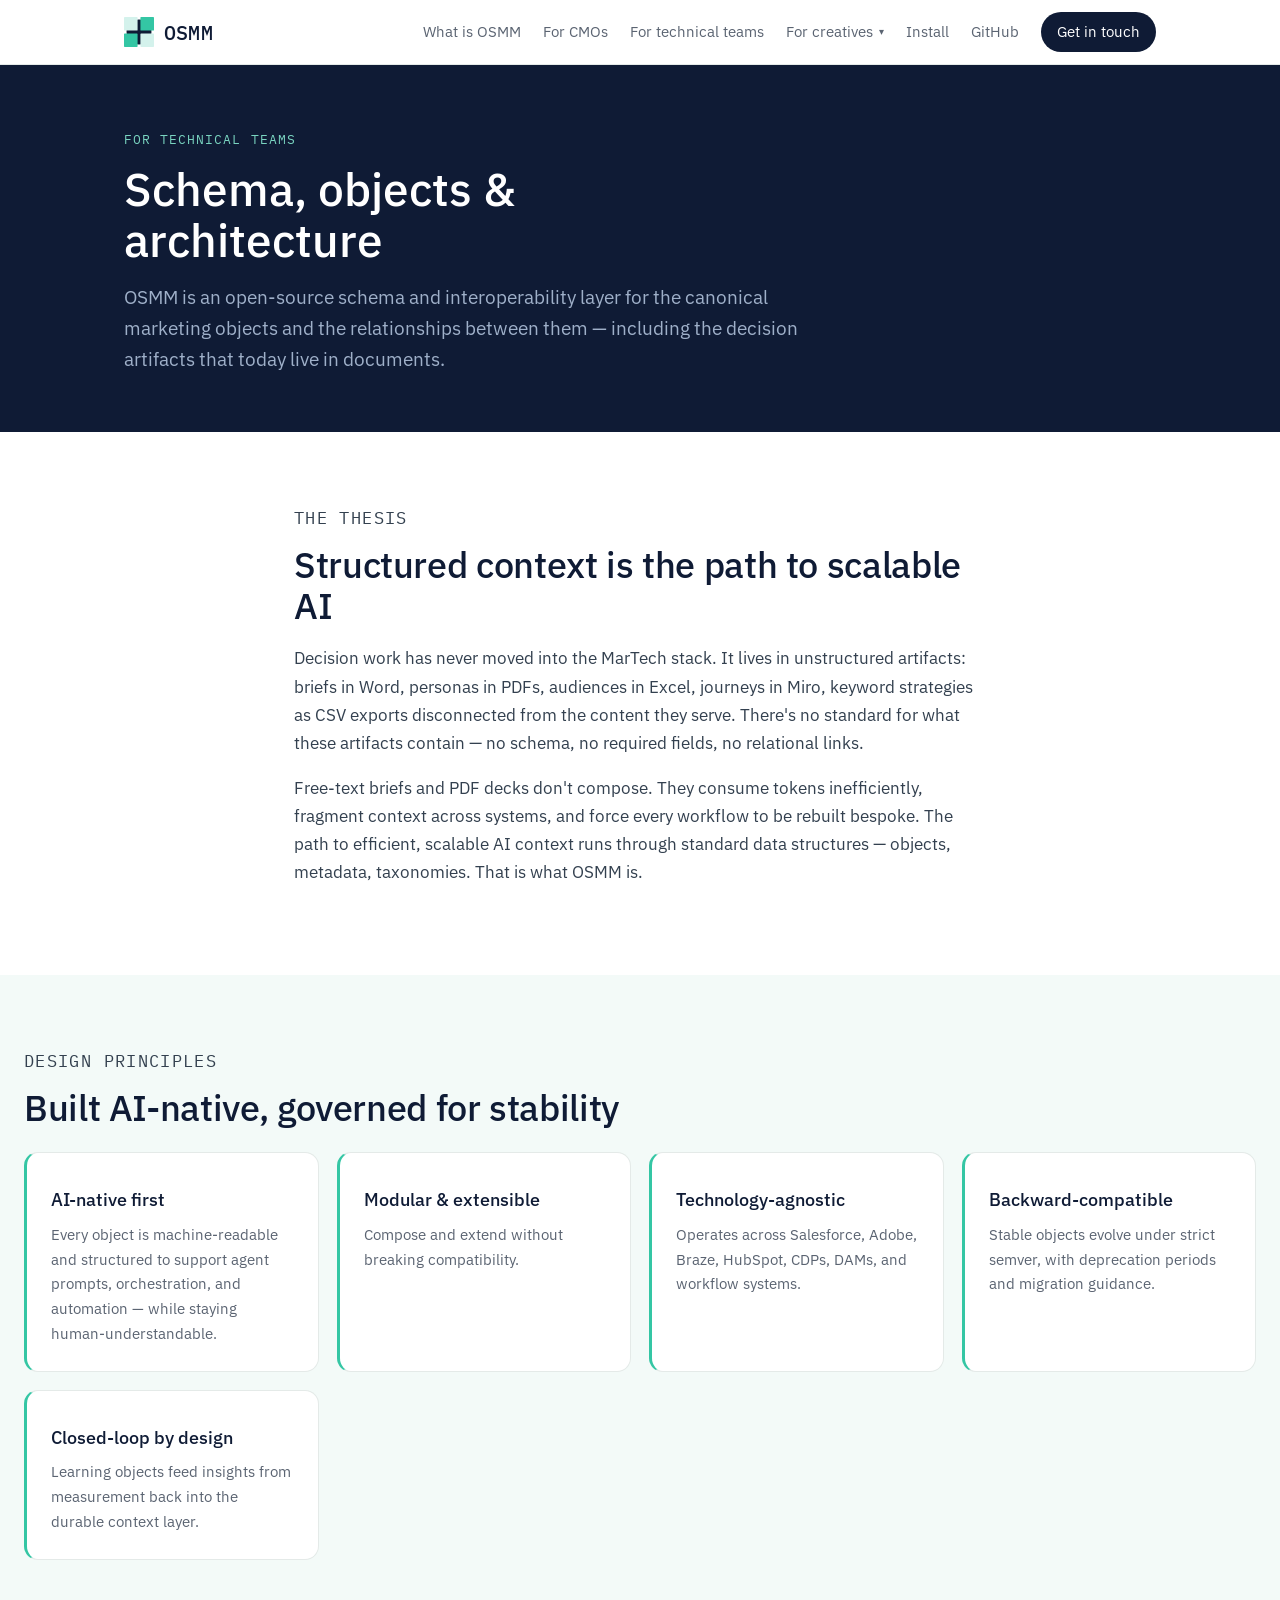
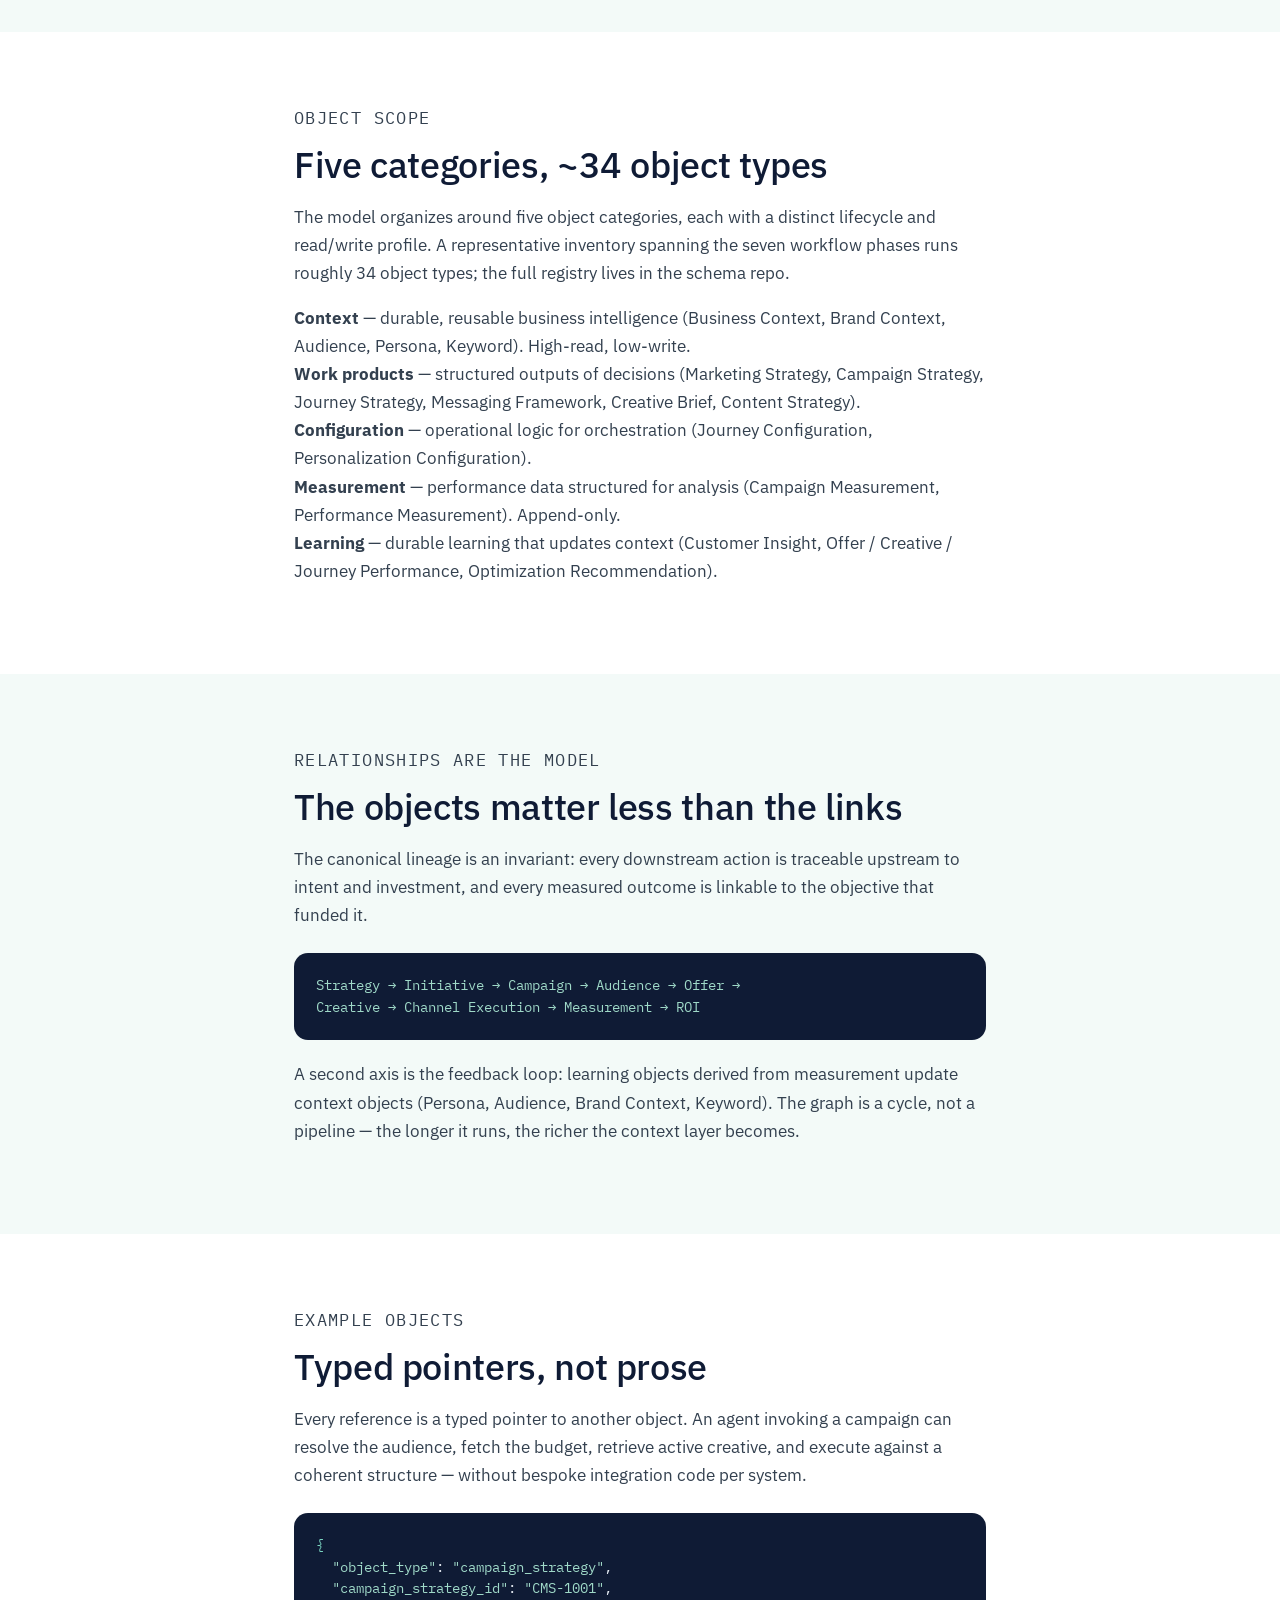
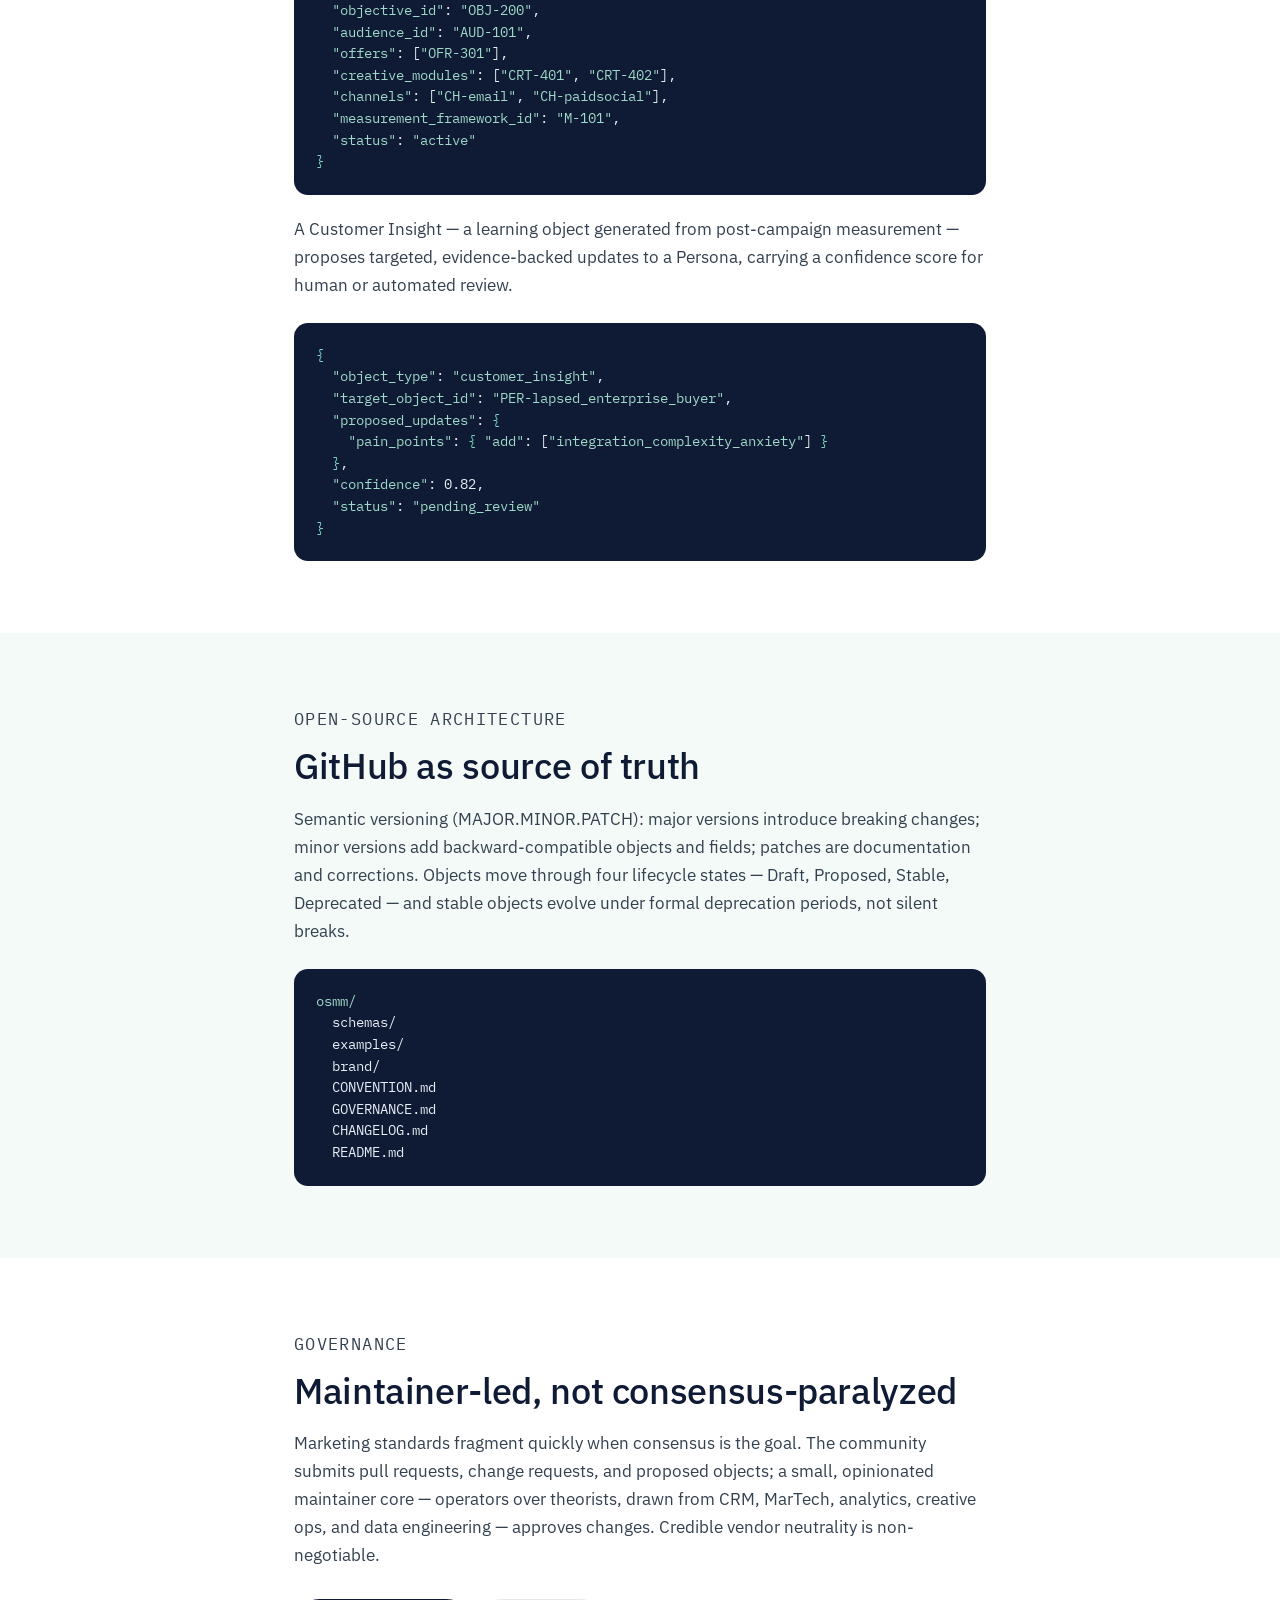
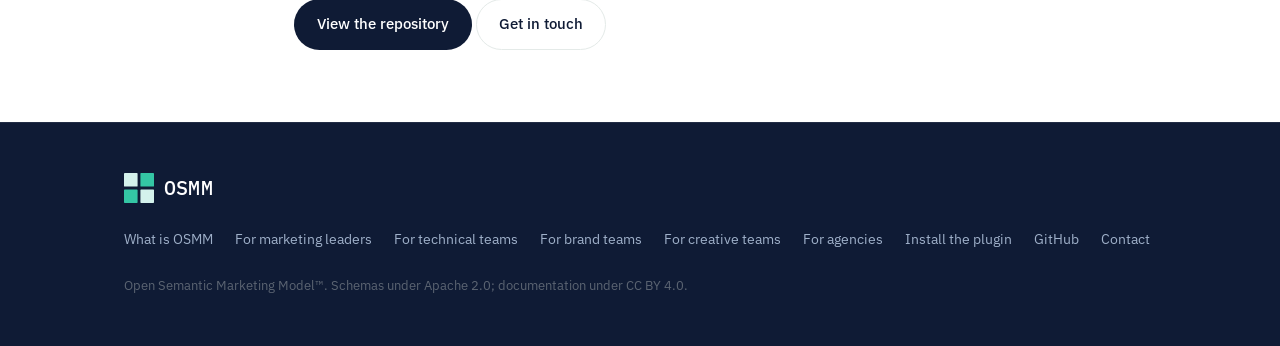
<file: docs/for-technical-teams.html>
<!DOCTYPE html>
<html lang="en">
<head>
<meta charset="utf-8">
<meta name="viewport" content="width=device-width, initial-scale=1">
<title>OSMM for technical teams — schema, objects &amp; architecture</title>
<meta name="description" content="The technical view of OSMM: design principles, the five object categories, the relationship model, JSON examples, versioning, repo layout, and governance.">
<link rel="canonical" href="https://semantic-marketing.org/for-technical-teams.html">
<meta property="og:type" content="article">
<meta property="og:site_name" content="OSMM — Open Semantic Marketing Model">
<meta property="og:url" content="https://semantic-marketing.org/for-technical-teams.html">
<meta property="og:title" content="OSMM for technical teams — schema, objects &amp; architecture">
<meta property="og:description" content="Design principles, the five object categories, the relationship model, JSON examples, versioning, and governance.">
<meta name="twitter:card" content="summary_large_image">
<meta name="twitter:title" content="OSMM for technical teams — schema, objects &amp; architecture">
<meta name="twitter:description" content="Design principles, the five object categories, the relationship model, JSON examples, versioning, and governance.">
<link rel="icon" href="assets/osmm-favicon.svg" type="image/svg+xml">
<link rel="preconnect" href="https://fonts.googleapis.com">
<link rel="preconnect" href="https://fonts.gstatic.com" crossorigin>
<link href="https://fonts.googleapis.com/css2?family=IBM+Plex+Mono:wght@400;500&family=IBM+Plex+Sans:wght@400;500&display=swap" rel="stylesheet">
<link rel="stylesheet" href="styles.css">
<meta name="ahrefs-site-verification" content="74e4de81b23f3a525c5b900952810c521a9cabfcc9d1c9daaf49787ddade58bd">
<script src="https://analytics.ahrefs.com/analytics.js" data-key="ttNPNM99WEpvvCsdlIa1kQ" async></script>
</head>
<body>

<header class="site-header">
  <div class="container nav">
    <a class="brand" href="index.html"><img src="assets/osmm-mark.svg" alt="OSMM mark"><span class="wordmark">OSMM</span></a>
    <input class="nav-toggle-cb" type="checkbox" id="nav-toggle">
    <label class="nav-toggle" for="nav-toggle" aria-label="Toggle navigation menu"><span class="bars"></span></label>
    <nav class="nav-links">
      <a href="index.html#what">What is OSMM</a>
      <a href="for-marketing-leaders.html">For CMOs</a>
      <a href="for-technical-teams.html">For technical teams</a>
      <div class="nav-item has-dropdown">
        <input type="checkbox" id="dd-creatives" class="dd-cb">
        <label class="dd-toggle" for="dd-creatives">For creatives <span class="dd-caret" aria-hidden="true">&#9662;</span></label>
        <div class="dropdown">
          <a href="for-brand-teams.html">For brand teams</a>
          <a href="for-creative-teams.html">For creative teams</a>
          <a href="for-agencies.html">For agencies</a>
        </div>
      </div>
      <a href="plugins.html">Install</a>
      <a href="https://github.com/Open-Semantic-Marketing-Model/osmm">GitHub</a>
      <a class="nav-cta" href="index.html#contact">Get in touch</a>
    </nav>
  </div>
</header>

<section class="page-hero">
  <div class="container">
    <p class="eyebrow">For technical teams</p>
    <h1>Schema, objects &amp; architecture</h1>
    <p>OSMM is an open-source schema and interoperability layer for the canonical marketing objects and the relationships between them — including the decision artifacts that today live in documents.</p>
  </div>
</section>

<section>
  <div class="container prose">
    <p class="kicker">The thesis</p>
    <h2>Structured context is the path to scalable AI</h2>
    <p>Decision work has never moved into the MarTech stack. It lives in unstructured artifacts: briefs in Word, personas in PDFs, audiences in Excel, journeys in Miro, keyword strategies as CSV exports disconnected from the content they serve. There's no standard for what these artifacts contain — no schema, no required fields, no relational links.</p>
    <p>Free-text briefs and PDF decks don't compose. They consume tokens inefficiently, fragment context across systems, and force every workflow to be rebuilt bespoke. The path to efficient, scalable AI context runs through standard data structures — objects, metadata, taxonomies. That is what OSMM is.</p>
  </div>
</section>

<section class="section-tint">
  <div class="container prose" style="max-width:none">
    <p class="kicker">Design principles</p>
    <h2>Built AI-native, governed for stability</h2>
    <div class="value-grid" style="margin-top:24px">
      <div class="value"><h3>AI-native first</h3><p>Every object is machine-readable and structured to support agent prompts, orchestration, and automation — while staying human-understandable.</p></div>
      <div class="value"><h3>Modular &amp; extensible</h3><p>Compose and extend without breaking compatibility.</p></div>
      <div class="value"><h3>Technology-agnostic</h3><p>Operates across Salesforce, Adobe, Braze, HubSpot, CDPs, DAMs, and workflow systems.</p></div>
      <div class="value"><h3>Backward-compatible</h3><p>Stable objects evolve under strict semver, with deprecation periods and migration guidance.</p></div>
      <div class="value"><h3>Closed-loop by design</h3><p>Learning objects feed insights from measurement back into the durable context layer.</p></div>
    </div>
  </div>
</section>

<section>
  <div class="container prose">
    <p class="kicker">Object scope</p>
    <h2>Five categories, ~34 object types</h2>
    <p>The model organizes around five object categories, each with a distinct lifecycle and read/write profile. A representative inventory spanning the seven workflow phases runs roughly 34 object types; the full registry lives in the schema repo.</p>
    <p><strong>Context</strong> — durable, reusable business intelligence (Business Context, Brand Context, Audience, Persona, Keyword). High-read, low-write.<br>
    <strong>Work products</strong> — structured outputs of decisions (Marketing Strategy, Campaign Strategy, Journey Strategy, Messaging Framework, Creative Brief, Content Strategy).<br>
    <strong>Configuration</strong> — operational logic for orchestration (Journey Configuration, Personalization Configuration).<br>
    <strong>Measurement</strong> — performance data structured for analysis (Campaign Measurement, Performance Measurement). Append-only.<br>
    <strong>Learning</strong> — durable learning that updates context (Customer Insight, Offer / Creative / Journey Performance, Optimization Recommendation).</p>
  </div>
</section>

<section class="section-tint">
  <div class="container prose">
    <p class="kicker">Relationships are the model</p>
    <h2>The objects matter less than the links</h2>
    <p>The canonical lineage is an invariant: every downstream action is traceable upstream to intent and investment, and every measured outcome is linkable to the objective that funded it.</p>
    <pre><span class="s">Strategy &rarr; Initiative &rarr; Campaign &rarr; Audience &rarr; Offer &rarr;
Creative &rarr; Channel Execution &rarr; Measurement &rarr; ROI</span></pre>
    <p style="margin-top:20px">A second axis is the feedback loop: learning objects derived from measurement update context objects (Persona, Audience, Brand Context, Keyword). The graph is a cycle, not a pipeline — the longer it runs, the richer the context layer becomes.</p>
  </div>
</section>

<section>
  <div class="container prose">
    <p class="kicker">Example objects</p>
    <h2>Typed pointers, not prose</h2>
    <p>Every reference is a typed pointer to another object. An agent invoking a campaign can resolve the audience, fetch the budget, retrieve active creative, and execute against a coherent structure — without bespoke integration code per system.</p>
    <pre><span class="k">{</span>
  <span class="s">"object_type"</span>: <span class="s">"campaign_strategy"</span>,
  <span class="s">"campaign_strategy_id"</span>: <span class="s">"CMS-1001"</span>,
  <span class="s">"objective_id"</span>: <span class="s">"OBJ-200"</span>,
  <span class="s">"audience_id"</span>: <span class="s">"AUD-101"</span>,
  <span class="s">"offers"</span>: [<span class="s">"OFR-301"</span>],
  <span class="s">"creative_modules"</span>: [<span class="s">"CRT-401"</span>, <span class="s">"CRT-402"</span>],
  <span class="s">"channels"</span>: [<span class="s">"CH-email"</span>, <span class="s">"CH-paidsocial"</span>],
  <span class="s">"measurement_framework_id"</span>: <span class="s">"M-101"</span>,
  <span class="s">"status"</span>: <span class="s">"active"</span>
<span class="k">}</span></pre>
    <p style="margin-top:20px">A Customer Insight — a learning object generated from post-campaign measurement — proposes targeted, evidence-backed updates to a Persona, carrying a confidence score for human or automated review.</p>
    <pre><span class="k">{</span>
  <span class="s">"object_type"</span>: <span class="s">"customer_insight"</span>,
  <span class="s">"target_object_id"</span>: <span class="s">"PER-lapsed_enterprise_buyer"</span>,
  <span class="s">"proposed_updates"</span>: <span class="k">{</span>
    <span class="s">"pain_points"</span>: <span class="k">{</span> <span class="s">"add"</span>: [<span class="s">"integration_complexity_anxiety"</span>] <span class="k">}</span>
  <span class="k">}</span>,
  <span class="s">"confidence"</span>: 0.82,
  <span class="s">"status"</span>: <span class="s">"pending_review"</span>
<span class="k">}</span></pre>
  </div>
</section>

<section class="section-tint">
  <div class="container prose">
    <p class="kicker">Open-source architecture</p>
    <h2>GitHub as source of truth</h2>
    <p>Semantic versioning (MAJOR.MINOR.PATCH): major versions introduce breaking changes; minor versions add backward-compatible objects and fields; patches are documentation and corrections. Objects move through four lifecycle states — Draft, Proposed, Stable, Deprecated — and stable objects evolve under formal deprecation periods, not silent breaks.</p>
    <pre><span class="s">osmm/</span>
  schemas/
  examples/
  brand/
  CONVENTION.md
  GOVERNANCE.md
  CHANGELOG.md
  README.md</pre>
  </div>
</section>

<section>
  <div class="container prose">
    <p class="kicker">Governance</p>
    <h2>Maintainer-led, not consensus-paralyzed</h2>
    <p>Marketing standards fragment quickly when consensus is the goal. The community submits pull requests, change requests, and proposed objects; a small, opinionated maintainer core — operators over theorists, drawn from CRM, MarTech, analytics, creative ops, and data engineering — approves changes. Credible vendor neutrality is non-negotiable.</p>
    <div style="margin-top:30px">
      <a class="btn btn-dark" href="https://github.com/Open-Semantic-Marketing-Model/osmm">View the repository</a>
      <a class="btn btn-outline" href="index.html#contact">Get in touch</a>
    </div>
  </div>
</section>

<footer class="site-footer">
  <div class="container">
    <div class="foot">
      <a class="brand" href="index.html"><img src="assets/osmm-mark.svg" alt="OSMM mark" width="28" height="28"><span class="wordmark">OSMM</span></a>
      <nav class="foot-links">
        <a href="index.html#what">What is OSMM</a>
        <a href="for-marketing-leaders.html">For marketing leaders</a>
        <a href="for-technical-teams.html">For technical teams</a>
        <a href="for-brand-teams.html">For brand teams</a>
        <a href="for-creative-teams.html">For creative teams</a>
        <a href="for-agencies.html">For agencies</a>
        <a href="plugins.html">Install the plugin</a>
        <a href="https://github.com/Open-Semantic-Marketing-Model/osmm">GitHub</a>
        <a href="index.html#contact">Contact</a>
      </nav>
    </div>
    <p class="foot-legal">Open Semantic Marketing Model™. Schemas under Apache 2.0; documentation under CC BY 4.0.</p>
  </div>
</footer>

</body>
</html>
</file>
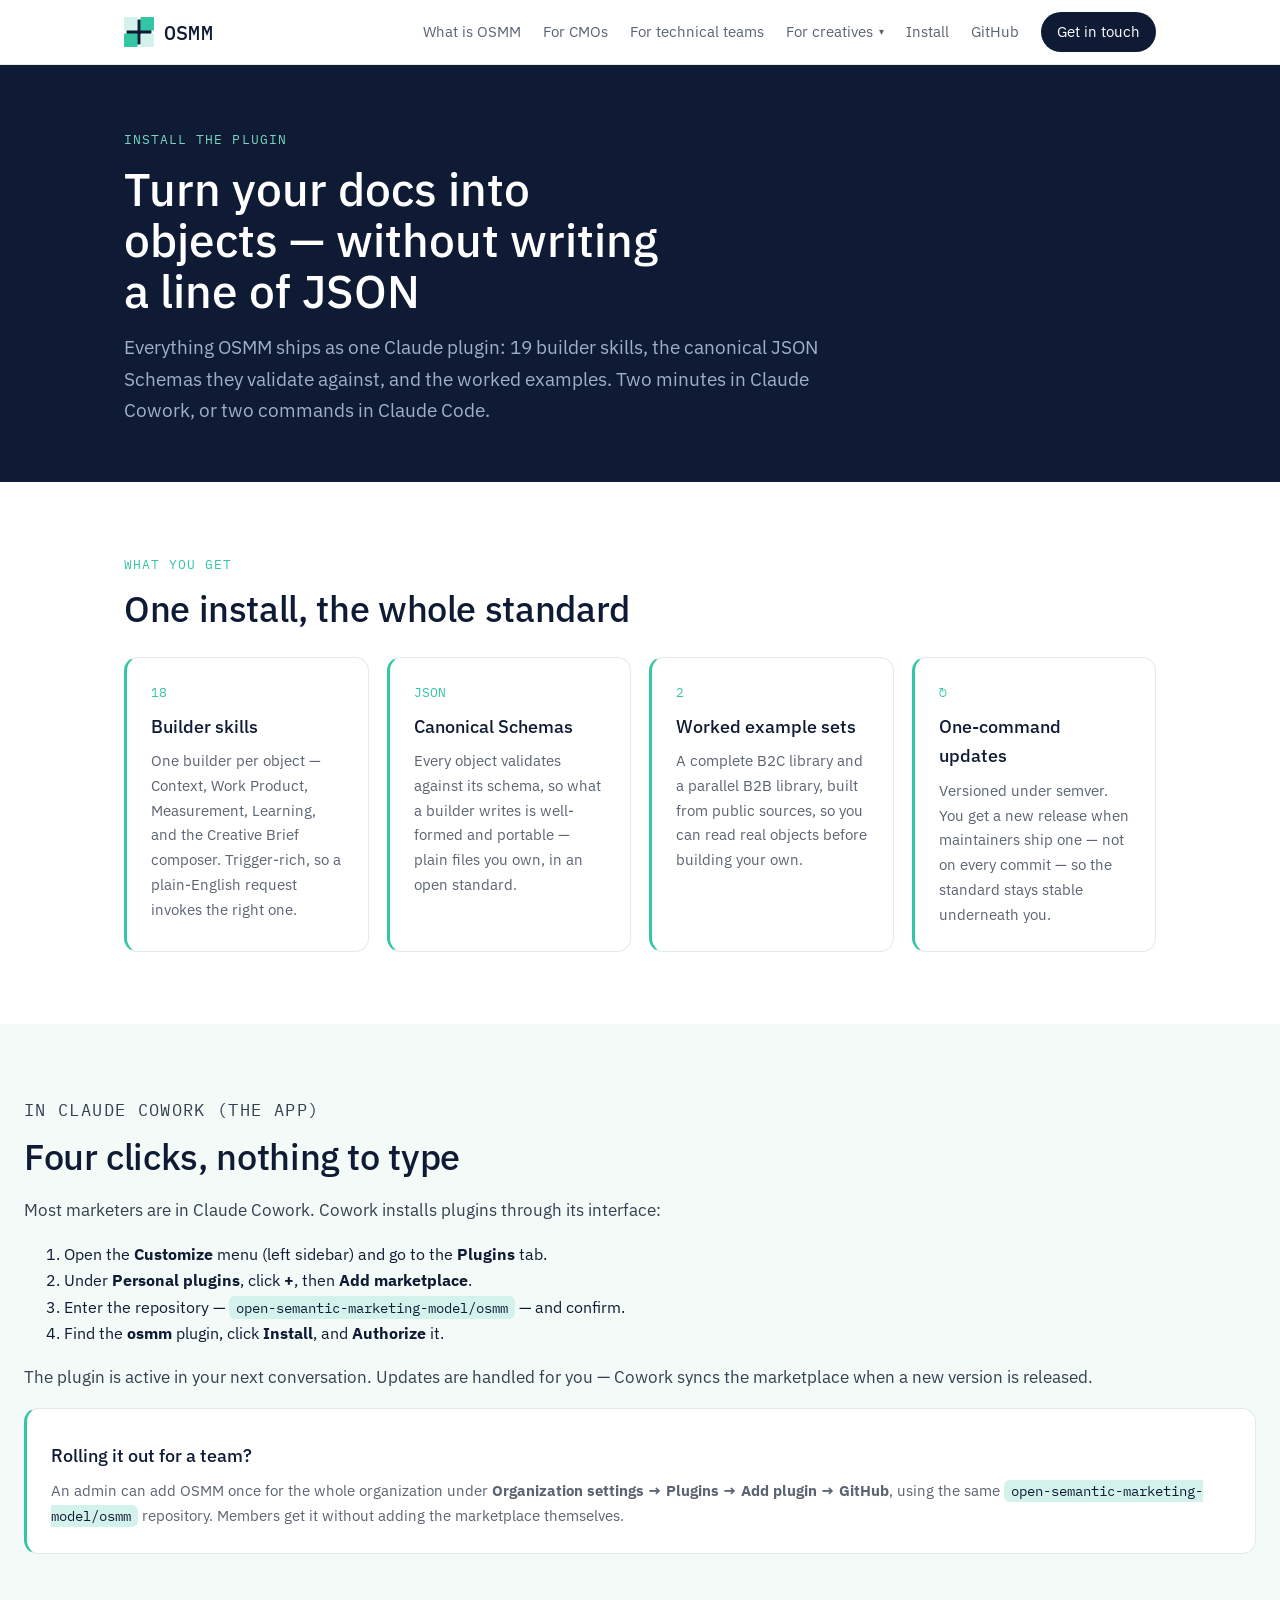
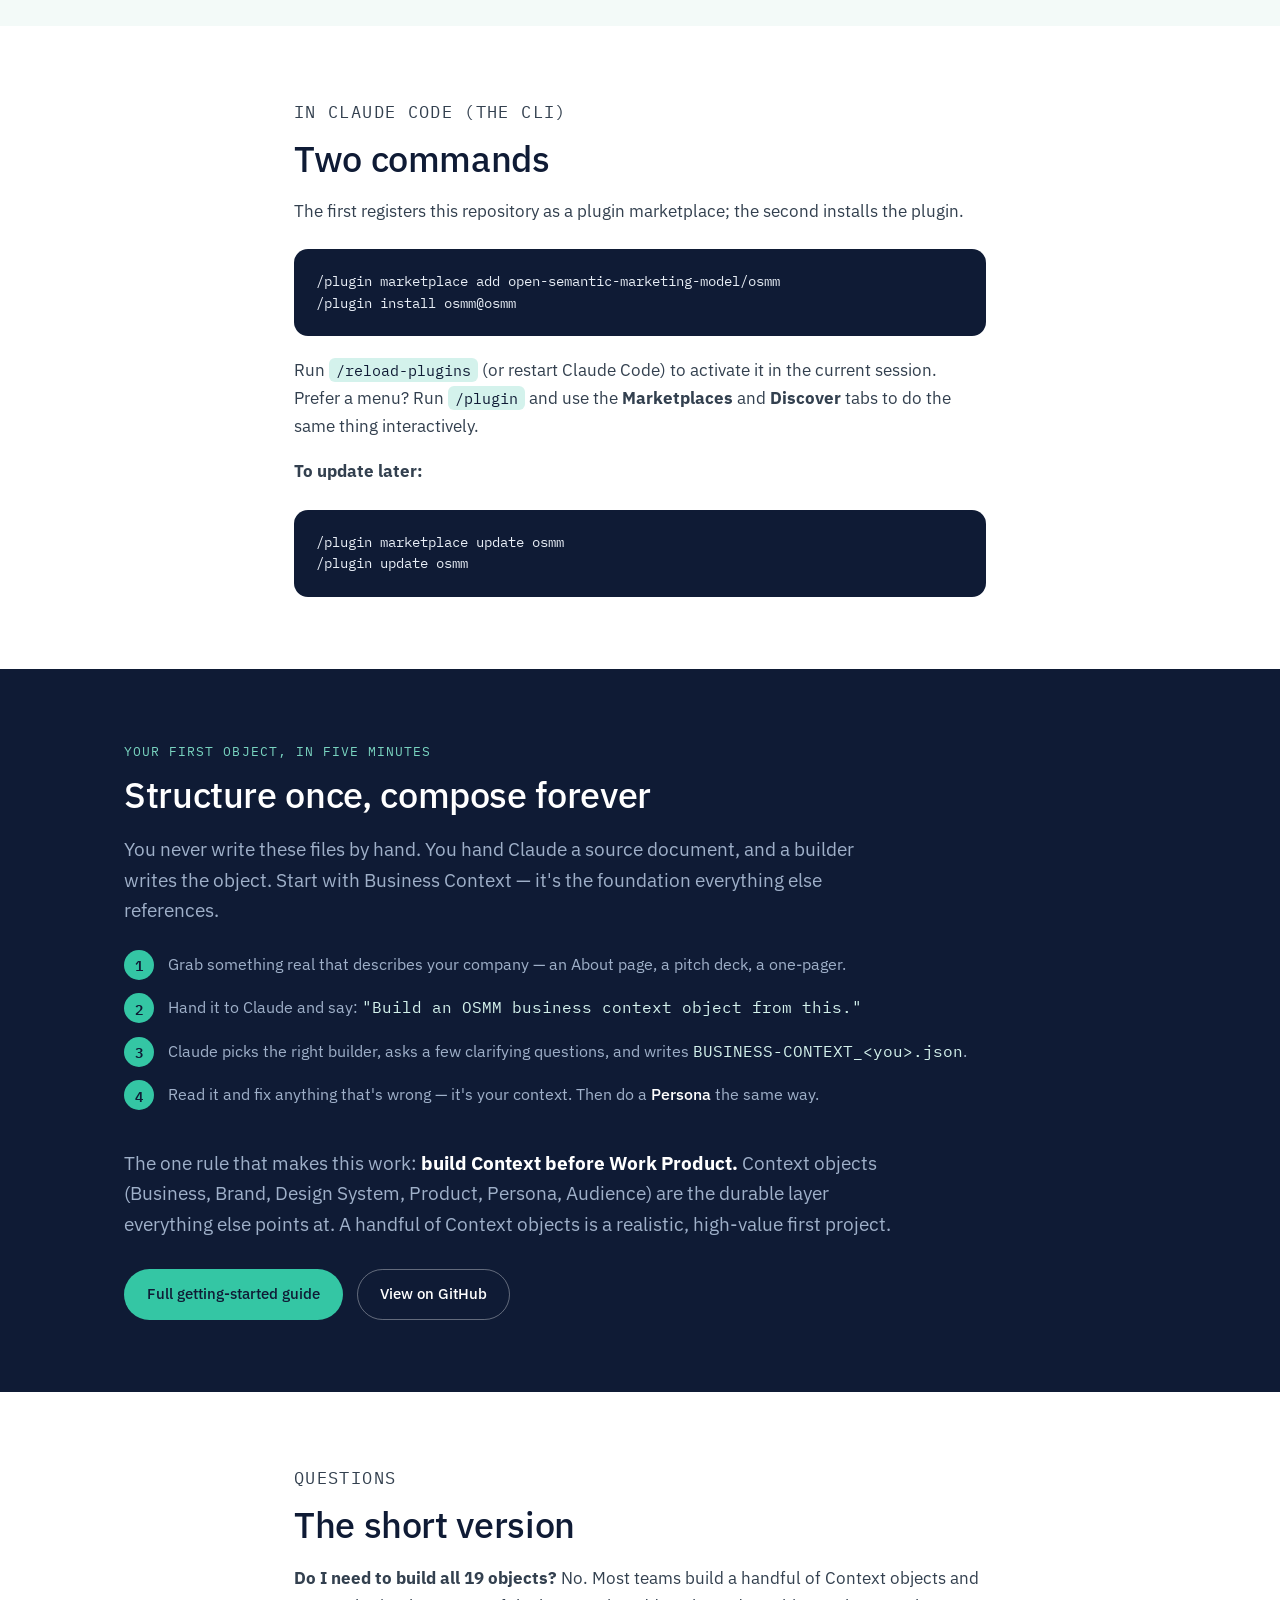
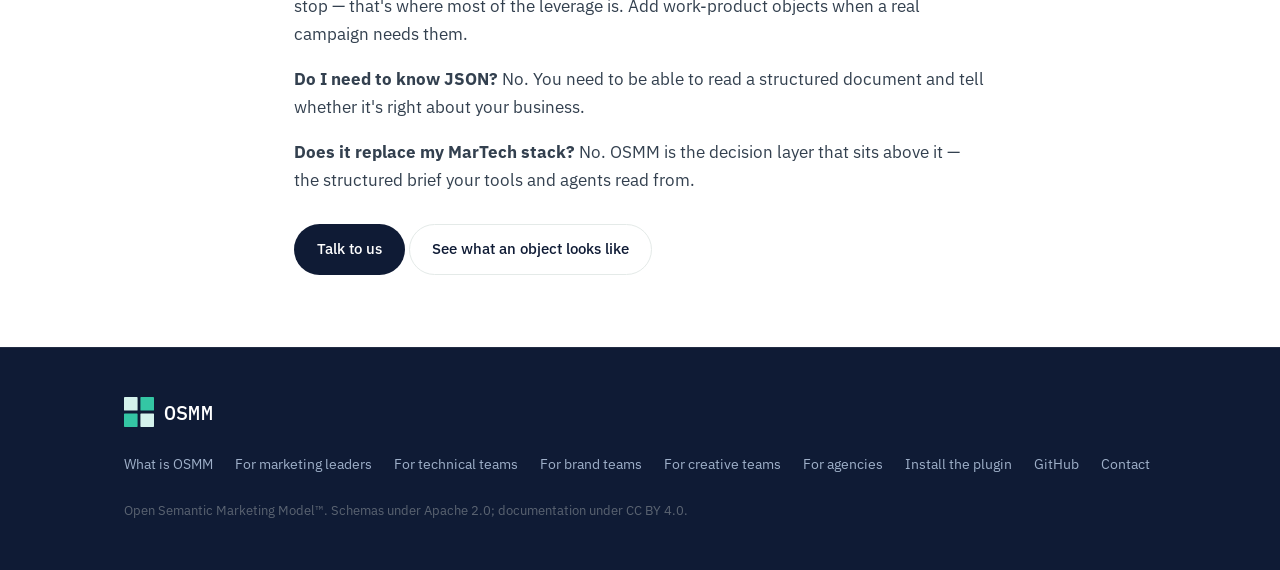
<file: docs/plugins.html>
<!DOCTYPE html>
<html lang="en">
<head>
<meta charset="utf-8">
<meta name="viewport" content="width=device-width, initial-scale=1">
<title>Install the OSMM plugin — builders for Claude that turn your docs into objects</title>
<meta name="description" content="OSMM ships as a Claude plugin: 19 builder skills, the JSON Schemas they validate against, and worked examples. Install in Claude Cowork in two minutes, or Claude Code in two commands.">
<link rel="canonical" href="https://semantic-marketing.org/plugins.html">
<meta property="og:type" content="article">
<meta property="og:site_name" content="OSMM — Open Semantic Marketing Model">
<meta property="og:url" content="https://semantic-marketing.org/plugins.html">
<meta property="og:title" content="Install the OSMM plugin">
<meta property="og:description" content="Off-the-shelf builder skills for Claude that turn your decks, docs, and spreadsheets into structured OSMM objects.">
<meta name="twitter:card" content="summary_large_image">
<meta name="twitter:title" content="Install the OSMM plugin">
<meta name="twitter:description" content="Off-the-shelf builder skills for Claude that turn your decks, docs, and spreadsheets into structured OSMM objects.">
<link rel="icon" href="assets/osmm-favicon.svg" type="image/svg+xml">
<link rel="preconnect" href="https://fonts.googleapis.com">
<link rel="preconnect" href="https://fonts.gstatic.com" crossorigin>
<link href="https://fonts.googleapis.com/css2?family=IBM+Plex+Mono:wght@400;500&family=IBM+Plex+Sans:wght@400;500&display=swap" rel="stylesheet">
<link rel="stylesheet" href="styles.css">
<meta name="ahrefs-site-verification" content="74e4de81b23f3a525c5b900952810c521a9cabfcc9d1c9daaf49787ddade58bd">
<script src="https://analytics.ahrefs.com/analytics.js" data-key="ttNPNM99WEpvvCsdlIa1kQ" async></script>
</head>
<body>

<header class="site-header">
  <div class="container nav">
    <a class="brand" href="index.html"><img src="assets/osmm-mark.svg" alt="OSMM mark"><span class="wordmark">OSMM</span></a>
    <input class="nav-toggle-cb" type="checkbox" id="nav-toggle">
    <label class="nav-toggle" for="nav-toggle" aria-label="Toggle navigation menu"><span class="bars"></span></label>
    <nav class="nav-links">
      <a href="index.html#what">What is OSMM</a>
      <a href="for-marketing-leaders.html">For CMOs</a>
      <a href="for-technical-teams.html">For technical teams</a>
      <div class="nav-item has-dropdown">
        <input type="checkbox" id="dd-creatives" class="dd-cb">
        <label class="dd-toggle" for="dd-creatives">For creatives <span class="dd-caret" aria-hidden="true">&#9662;</span></label>
        <div class="dropdown">
          <a href="for-brand-teams.html">For brand teams</a>
          <a href="for-creative-teams.html">For creative teams</a>
          <a href="for-agencies.html">For agencies</a>
        </div>
      </div>
      <a href="plugins.html">Install</a>
      <a href="https://github.com/Open-Semantic-Marketing-Model/osmm">GitHub</a>
      <a class="nav-cta" href="index.html#contact">Get in touch</a>
    </nav>
  </div>
</header>

<section class="page-hero">
  <div class="container">
    <p class="eyebrow">Install the plugin</p>
    <h1>Turn your docs into objects — without writing a line of JSON</h1>
    <p>Everything OSMM ships as one Claude plugin: 19 builder skills, the canonical JSON Schemas they validate against, and the worked examples. Two minutes in Claude Cowork, or two commands in Claude Code.</p>
  </div>
</section>

<section>
  <div class="container">
    <p class="kicker">What you get</p>
    <h2>One install, the whole standard</h2>
    <div class="value-grid" style="margin-top:28px">
      <div class="value"><div class="num">18</div><h3>Builder skills</h3><p>One builder per object — Context, Work Product, Measurement, Learning, and the Creative Brief composer. Trigger-rich, so a plain-English request invokes the right one.</p></div>
      <div class="value"><div class="num">JSON</div><h3>Canonical Schemas</h3><p>Every object validates against its schema, so what a builder writes is well-formed and portable — plain files you own, in an open standard.</p></div>
      <div class="value"><div class="num">2</div><h3>Worked example sets</h3><p>A complete B2C library and a parallel B2B library, built from public sources, so you can read real objects before building your own.</p></div>
      <div class="value"><div class="num">&#8635;</div><h3>One-command updates</h3><p>Versioned under semver. You get a new release when maintainers ship one — not on every commit — so the standard stays stable underneath you.</p></div>
    </div>
  </div>
</section>

<section class="section-tint">
  <div class="container prose" style="max-width:none">
    <p class="kicker">In Claude Cowork (the app)</p>
    <h2>Four clicks, nothing to type</h2>
    <p>Most marketers are in Claude Cowork. Cowork installs plugins through its interface:</p>
    <ol>
      <li>Open the <strong>Customize</strong> menu (left sidebar) and go to the <strong>Plugins</strong> tab.</li>
      <li>Under <strong>Personal plugins</strong>, click <strong>+</strong>, then <strong>Add marketplace</strong>.</li>
      <li>Enter the repository — <code class="inline">open-semantic-marketing-model/osmm</code> — and confirm.</li>
      <li>Find the <strong>osmm</strong> plugin, click <strong>Install</strong>, and <strong>Authorize</strong> it.</li>
    </ol>
    <p>The plugin is active in your next conversation. Updates are handled for you — Cowork syncs the marketplace when a new version is released.</p>
    <div class="value" style="border-left-color:var(--mint-deep);margin-top:8px">
      <h3>Rolling it out for a team?</h3>
      <p style="color:var(--desc-gray)">An admin can add OSMM once for the whole organization under <strong>Organization settings &rarr; Plugins &rarr; Add plugin &rarr; GitHub</strong>, using the same <code class="inline">open-semantic-marketing-model/osmm</code> repository. Members get it without adding the marketplace themselves.</p>
    </div>
  </div>
</section>

<section>
  <div class="container prose">
    <p class="kicker">In Claude Code (the CLI)</p>
    <h2>Two commands</h2>
    <p>The first registers this repository as a plugin marketplace; the second installs the plugin.</p>
    <pre>/plugin marketplace add open-semantic-marketing-model/osmm
/plugin install osmm@osmm</pre>
    <p style="margin-top:20px">Run <code class="inline">/reload-plugins</code> (or restart Claude Code) to activate it in the current session. Prefer a menu? Run <code class="inline">/plugin</code> and use the <strong>Marketplaces</strong> and <strong>Discover</strong> tabs to do the same thing interactively.</p>
    <p><strong>To update later:</strong></p>
    <pre>/plugin marketplace update osmm
/plugin update osmm</pre>
  </div>
</section>

<section class="section-navy">
  <div class="container">
    <p class="kicker">Your first object, in five minutes</p>
    <h2>Structure once, compose forever</h2>
    <p class="lead-text">You never write these files by hand. You hand Claude a source document, and a builder writes the object. Start with Business Context — it's the foundation everything else references.</p>
    <ol class="plugin-steps" style="margin-top:26px">
      <li>Grab something real that describes your company — an About page, a pitch deck, a one-pager.</li>
      <li>Hand it to Claude and say: <span class="mono">"Build an OSMM business context object from this."</span></li>
      <li>Claude picks the right builder, asks a few clarifying questions, and writes <span class="mono">BUSINESS-CONTEXT_&lt;you&gt;.json</span>.</li>
      <li>Read it and fix anything that's wrong — it's your context. Then do a <strong>Persona</strong> the same way.</li>
    </ol>
    <p class="lead-text" style="margin-top:22px">The one rule that makes this work: <strong style="color:#fff">build Context before Work Product.</strong> Context objects (Business, Brand, Design System, Product, Persona, Audience) are the durable layer everything else points at. A handful of Context objects is a realistic, high-value first project.</p>
    <div class="plugin-cta">
      <a class="btn btn-primary" href="https://github.com/Open-Semantic-Marketing-Model/osmm/blob/main/GETTING-STARTED.md">Full getting-started guide</a>
      <a class="btn btn-ghost" href="https://github.com/Open-Semantic-Marketing-Model/osmm">View on GitHub</a>
    </div>
  </div>
</section>

<section>
  <div class="container prose">
    <p class="kicker">Questions</p>
    <h2>The short version</h2>
    <p><strong>Do I need to build all 19 objects?</strong> No. Most teams build a handful of Context objects and stop — that's where most of the leverage is. Add work-product objects when a real campaign needs them.</p>
    <p><strong>Do I need to know JSON?</strong> No. You need to be able to read a structured document and tell whether it's right about your business.</p>
    <p><strong>Does it replace my MarTech stack?</strong> No. OSMM is the decision layer that sits above it — the structured brief your tools and agents read from.</p>
    <div style="margin-top:30px">
      <a class="btn btn-dark" href="index.html#contact">Talk to us</a>
      <a class="btn btn-outline" href="index.html#examples">See what an object looks like</a>
    </div>
  </div>
</section>

<footer class="site-footer">
  <div class="container">
    <div class="foot">
      <a class="brand" href="index.html"><img src="assets/osmm-mark.svg" alt="OSMM mark" width="28" height="28"><span class="wordmark">OSMM</span></a>
      <nav class="foot-links">
        <a href="index.html#what">What is OSMM</a>
        <a href="for-marketing-leaders.html">For marketing leaders</a>
        <a href="for-technical-teams.html">For technical teams</a>
        <a href="for-brand-teams.html">For brand teams</a>
        <a href="for-creative-teams.html">For creative teams</a>
        <a href="for-agencies.html">For agencies</a>
        <a href="plugins.html">Install the plugin</a>
        <a href="https://github.com/Open-Semantic-Marketing-Model/osmm">GitHub</a>
        <a href="index.html#contact">Contact</a>
      </nav>
    </div>
    <p class="foot-legal">Open Semantic Marketing Model&trade;. Schemas under Apache 2.0; documentation under CC BY 4.0.</p>
  </div>
</footer>

</body>
</html>
</file>
<file: docs/styles.css>
/* OSMM — Open Semantic Marketing Model
   Brand: Mint & Navy, IBM Plex. Static site for GitHub Pages. */

:root{
  --navy:#0f1b35;
  --mint-deep:#34c6a4;
  --mint-light:#d4f2ec;
  --mint-mid:#79d4c0;
  --desc-gray:#5b6472;
  --desc-light:#9fb0c9;
  --tint:#f3faf8;
  --line:#e4eae8;
  --white:#ffffff;
  --maxw:1080px;
  --radius:14px;
}

*{box-sizing:border-box}
html{scroll-behavior:smooth}
body{
  margin:0;
  font-family:"IBM Plex Sans",system-ui,-apple-system,Segoe UI,Roboto,sans-serif;
  color:var(--navy);
  background:var(--white);
  line-height:1.65;
  -webkit-font-smoothing:antialiased;
}
a{color:inherit}
img,svg{display:block}
.container{max-width:var(--maxw);margin:0 auto;padding:0 24px}
.mono{font-family:"IBM Plex Mono",ui-monospace,SFMono-Regular,Menlo,monospace}

/* ---------- header ---------- */
.site-header{
  position:sticky;top:0;z-index:50;
  background:rgba(255,255,255,.9);
  backdrop-filter:saturate(180%) blur(10px);
  border-bottom:1px solid var(--line);
}
.nav{display:flex;align-items:center;gap:18px;height:64px}
.brand{display:flex;align-items:center;gap:10px;text-decoration:none;font-weight:500}
.brand img{width:30px;height:30px}
.brand .wordmark{font-family:"IBM Plex Mono",monospace;font-weight:500;font-size:20px;letter-spacing:.01em;color:var(--navy)}
.brand .brand-lockup{width:auto;height:40px}
.nav-links{display:flex;gap:22px;margin-left:auto;align-items:center}
.nav-links a{font-size:14.5px;text-decoration:none;color:var(--desc-gray);transition:color .15s}
.nav-links a:hover{color:var(--navy)}
.nav-cta{padding:8px 16px;border-radius:999px;background:var(--navy);color:#fff !important;font-size:14px}
.nav-cta:hover{background:#1b2c4f}

/* mobile nav toggle (CSS-only hamburger) */
.nav-toggle-cb{position:absolute;opacity:0;pointer-events:none;width:0;height:0}
.nav-toggle{display:none;margin-left:auto;align-items:center;justify-content:center;
  width:42px;height:42px;border-radius:10px;cursor:pointer;color:var(--navy);
  -webkit-tap-highlight-color:transparent}
.nav-toggle:hover{background:var(--tint)}
.nav-toggle .bars,.nav-toggle .bars::before,.nav-toggle .bars::after{
  content:"";display:block;width:22px;height:2px;background:currentColor;border-radius:2px;
  transition:transform .2s ease,opacity .2s ease}
.nav-toggle .bars{position:relative}
.nav-toggle .bars::before{position:absolute;top:-7px}
.nav-toggle .bars::after{position:absolute;top:7px}
.nav-toggle-cb:checked ~ .nav-toggle .bars{background:transparent}
.nav-toggle-cb:checked ~ .nav-toggle .bars::before{transform:translateY(7px) rotate(45deg)}
.nav-toggle-cb:checked ~ .nav-toggle .bars::after{transform:translateY(-7px) rotate(-45deg)}

/* nav dropdown */
.nav-item.has-dropdown{position:relative;align-self:stretch;display:flex;align-items:center}
.dd-cb{position:absolute;opacity:0;width:0;height:0;pointer-events:none}
.dd-toggle{font-size:14.5px;color:var(--desc-gray);cursor:pointer;display:inline-flex;align-items:center;gap:6px;transition:color .15s;user-select:none;white-space:nowrap}
.dd-toggle:hover{color:var(--navy)}
.dd-caret{font-size:10px;line-height:1;transition:transform .18s}
.nav-item.has-dropdown:hover .dd-caret,
.dd-cb:checked ~ .dd-toggle .dd-caret{transform:rotate(180deg)}
.dropdown{
  position:absolute;top:100%;left:0;margin-top:6px;z-index:60;
  display:none;flex-direction:column;gap:2px;min-width:212px;
  background:#fff;border:1px solid var(--line);border-radius:12px;
  padding:8px;box-shadow:0 14px 30px rgba(15,27,53,.12);
}
.nav-item.has-dropdown::after{content:"";position:absolute;top:100%;left:0;right:0;height:8px}
.nav-item.has-dropdown:hover .dropdown,
.nav-item.has-dropdown:focus-within .dropdown,
.dd-cb:checked ~ .dropdown{display:flex}
.dropdown a{padding:9px 12px;border-radius:8px;font-size:14px;color:var(--desc-gray);text-decoration:none;white-space:nowrap;transition:background .12s,color .12s}
.dropdown a:hover{background:var(--tint);color:var(--navy)}

/* ---------- buttons ---------- */
.btn{display:inline-block;padding:12px 22px;border-radius:999px;text-decoration:none;font-size:15px;font-weight:500;transition:all .15s;border:1.5px solid transparent;cursor:pointer}
.btn-primary{background:var(--mint-deep);color:var(--navy)}
.btn-primary:hover{background:#2bb393}
.btn-ghost{border-color:rgba(255,255,255,.35);color:#fff}
.btn-ghost:hover{border-color:#fff;background:rgba(255,255,255,.08)}
.btn-dark{background:var(--navy);color:#fff}
.btn-dark:hover{background:#1b2c4f}
.btn-outline{border-color:var(--line);color:var(--navy);background:#fff}
.btn-outline:hover{border-color:var(--mint-deep)}

/* ---------- hero ---------- */
.hero{background:var(--navy);color:#fff;padding:84px 0 76px;position:relative;overflow:hidden}
.hero .eyebrow{font-family:"IBM Plex Mono",monospace;color:var(--mint-mid);font-size:14px;letter-spacing:.08em;text-transform:uppercase;margin:0 0 18px}
.hero h1{font-size:clamp(34px,5vw,56px);line-height:1.08;font-weight:500;margin:0 0 20px;letter-spacing:-.01em;max-width:16ch}
.hero p.lead{font-size:clamp(17px,2.2vw,20px);color:var(--desc-light);max-width:62ch;margin:0 0 32px}
.hero-actions{display:flex;gap:14px;flex-wrap:wrap}
.badges{display:flex;flex-wrap:wrap;gap:10px;margin-top:46px}
.badge{font-family:"IBM Plex Mono",monospace;font-size:12.5px;color:var(--mint-light);border:1px solid rgba(121,212,192,.35);border-radius:999px;padding:6px 14px}

/* ---------- sections ---------- */
section{padding:72px 0}
.section-tint{background:var(--tint)}
.section-navy{background:var(--navy);color:#fff}
.kicker{font-family:"IBM Plex Mono",monospace;font-size:13px;letter-spacing:.08em;text-transform:uppercase;color:var(--mint-deep);margin:0 0 12px}
h2{font-size:clamp(26px,3.4vw,36px);font-weight:500;line-height:1.15;margin:0 0 18px;letter-spacing:-.01em}
.section-navy .kicker{color:var(--mint-mid)}
.lead-text{font-size:18.5px;color:var(--desc-gray);max-width:70ch}
.section-navy .lead-text{color:var(--desc-light)}

/* ---------- definition ---------- */
.define p{font-size:clamp(20px,2.6vw,26px);line-height:1.5;max-width:30ch;font-weight:400}
.define .grid{display:grid;grid-template-columns:1fr 1.3fr;gap:40px;align-items:start}
.define .body{font-size:18px;color:var(--desc-gray)}
.define .body strong{color:var(--navy);font-weight:500}

/* ---------- challenge / solution ---------- */
.cs-grid{display:grid;grid-template-columns:1fr 1fr;gap:24px;margin-top:36px}
.cs-card{border-radius:var(--radius);padding:28px;border:1px solid var(--line);background:#fff}
.cs-card.problem{background:#fff}
.cs-card.solution{background:var(--navy);color:#fff;border-color:var(--navy)}
.cs-card h3{display:flex;align-items:center;gap:10px;font-size:18px;font-weight:500;margin:0 0 18px}
.cs-card ul{list-style:none;margin:0;padding:0}
.cs-card li{display:flex;gap:12px;padding:9px 0;font-size:15.5px;border-top:1px solid var(--line)}
.cs-card.solution li{border-top-color:rgba(255,255,255,.12);color:var(--desc-light)}
.cs-card li:first-child{border-top:none}
.ico{flex:0 0 auto;width:22px;height:22px;border-radius:50%;display:flex;align-items:center;justify-content:center;font-size:13px;font-weight:600;margin-top:1px}
.ico-x{background:#fbe7e1;color:#b0432a}
.ico-c{background:var(--mint-deep);color:var(--navy)}

/* ---------- how it works ---------- */
.cat-grid{display:grid;grid-template-columns:repeat(auto-fit,minmax(180px,1fr));gap:18px;margin-top:14px}
.cat{background:#fff;border:1px solid var(--line);border-radius:var(--radius);padding:22px;border-top:3px solid var(--mint-deep)}
.cat .n{font-family:"IBM Plex Mono",monospace;font-size:12px;color:var(--mint-deep)}
.cat h3{font-size:17px;font-weight:500;margin:6px 0 8px}
.cat p{font-size:14.5px;color:var(--desc-gray);margin:0}
.lineage{margin-top:36px;background:#fff;border:1px solid var(--line);border-radius:var(--radius);padding:24px}
.lineage .label{font-family:"IBM Plex Mono",monospace;font-size:12px;color:var(--desc-gray);text-transform:uppercase;letter-spacing:.06em;margin-bottom:14px}
.chain{display:flex;flex-wrap:wrap;align-items:center;gap:8px}
.node{font-family:"IBM Plex Mono",monospace;font-size:13.5px;background:var(--mint-light);color:var(--navy);padding:7px 12px;border-radius:8px}
.arrow{color:var(--mint-deep);font-size:15px}
.loop{margin-top:14px;font-size:13.5px;color:var(--desc-gray)}
.loop .mono{color:var(--mint-deep)}

/* ---------- code ---------- */
pre{background:var(--navy);color:#e8eef6;border-radius:var(--radius);padding:22px;overflow:auto;font-family:"IBM Plex Mono",monospace;font-size:13.5px;line-height:1.6;margin:24px 0 0}
pre .k{color:var(--mint-mid)}
pre .s{color:#9fd9c8}
code.inline{font-family:"IBM Plex Mono",monospace;background:var(--mint-light);color:var(--navy);padding:2px 7px;border-radius:6px;font-size:.9em}

/* ---------- audience callouts ---------- */
.aud-grid{display:grid;grid-template-columns:repeat(auto-fit,minmax(240px,1fr));gap:24px;margin-top:8px}
.aud{display:block;text-decoration:none;border:1px solid var(--line);border-radius:var(--radius);padding:32px;background:#fff;transition:all .18s}
.aud:hover{border-color:var(--mint-deep);transform:translateY(-2px)}
.aud .pill{display:inline-flex;align-items:center;gap:8px;font-family:"IBM Plex Mono",monospace;font-size:12px;color:var(--mint-deep);text-transform:uppercase;letter-spacing:.06em}
.aud h3{font-size:22px;font-weight:500;margin:14px 0 10px}
.aud p{color:var(--desc-gray);font-size:15.5px;margin:0 0 18px}
.aud .go{font-weight:500;color:var(--navy)}
.aud:hover .go{color:var(--mint-deep)}

/* ---------- get involved ---------- */
.involve-grid{display:grid;grid-template-columns:repeat(auto-fit,minmax(220px,1fr));gap:18px;margin-top:30px}
.inv{background:rgba(255,255,255,.05);border:1px solid rgba(255,255,255,.14);border-radius:var(--radius);padding:24px;text-decoration:none;color:#fff;transition:all .15s}
.inv:hover{background:rgba(255,255,255,.1);border-color:var(--mint-mid)}
.inv h3{font-size:17px;font-weight:500;margin:10px 0 6px}
.inv p{font-size:14px;color:var(--desc-light);margin:0}
.inv .ti{color:var(--mint-mid);font-size:22px}

/* ---------- contact ---------- */
.contact-wrap{display:grid;grid-template-columns:1fr 1fr;gap:48px;align-items:start}
form.contact{display:grid;gap:14px}
.field{display:grid;gap:6px}
.field label{font-size:13.5px;color:var(--desc-gray);font-weight:500}
.field input,.field select,.field textarea{
  font-family:inherit;font-size:15px;padding:12px 14px;border:1px solid var(--line);
  border-radius:10px;background:#fff;color:var(--navy);width:100%}
.field textarea{min-height:120px;resize:vertical}
.field input:focus,.field select:focus,.field textarea:focus{outline:none;border-color:var(--mint-deep);box-shadow:0 0 0 3px rgba(52,198,164,.18)}
.row2{display:grid;grid-template-columns:1fr 1fr;gap:14px}

/* ---------- footer ---------- */
.site-footer{background:var(--navy);color:var(--desc-light);padding:48px 0 36px;border-top:1px solid rgba(255,255,255,.08)}
.foot{display:flex;flex-wrap:wrap;gap:24px;align-items:center;justify-content:space-between}
.foot .brand .wordmark{color:#fff}
.foot-links{display:flex;gap:22px;flex-wrap:wrap}
.foot-links a{color:var(--desc-light);text-decoration:none;font-size:14px}
.foot-links a:hover{color:#fff}
.foot-legal{margin-top:24px;font-size:13px;color:var(--desc-gray)}

/* ---------- subpage ---------- */
.page-hero{background:var(--navy);color:#fff;padding:64px 0 56px}
.page-hero .eyebrow{font-family:"IBM Plex Mono",monospace;color:var(--mint-mid);font-size:13px;letter-spacing:.08em;text-transform:uppercase;margin:0 0 14px}
.page-hero h1{font-size:clamp(30px,4.4vw,46px);font-weight:500;margin:0 0 16px;max-width:20ch;line-height:1.1}
.page-hero p{color:var(--desc-light);font-size:19px;max-width:64ch;margin:0}
.prose{max-width:74ch}
.prose h2{margin-top:8px}
.prose p{font-size:17px;color:#33404f}
.prose .kicker{margin-top:0}
.value-grid{display:grid;grid-template-columns:repeat(auto-fit,minmax(240px,1fr));gap:18px}
.value{background:#fff;border:1px solid var(--line);border-radius:var(--radius);padding:24px;border-left:3px solid var(--mint-deep)}
.value .num{font-family:"IBM Plex Mono",monospace;color:var(--mint-deep);font-size:13px}
.value h3{font-size:18px;font-weight:500;margin:8px 0 8px}
.value p{font-size:15px;color:var(--desc-gray);margin:0}
.divider{height:1px;background:var(--line);margin:0}

/* ---------- decisions -> objects ---------- */
.xform-grid{display:grid;grid-template-columns:1fr 1fr;gap:24px;margin-top:34px}
.xform{border:1px solid var(--line);border-radius:var(--radius);background:#fff;overflow:hidden;display:flex;flex-direction:column}
.xform-head{padding:22px 24px 18px;border-bottom:1px solid var(--line)}
.xform-head .dec{font-size:19px;font-weight:500;margin:0 0 12px;color:var(--navy)}
.xform-today{display:flex;align-items:center;gap:10px;font-size:14px;color:var(--desc-gray)}
.xform-today .tag{font-family:"IBM Plex Mono",monospace;font-size:11px;letter-spacing:.06em;text-transform:uppercase;color:#b0432a;background:#fbe7e1;border-radius:999px;padding:3px 10px;flex:0 0 auto}
.xform-arrow{font-family:"IBM Plex Mono",monospace;font-size:12px;color:var(--mint-deep);text-transform:uppercase;letter-spacing:.06em;padding:12px 24px 0}
.xform pre{margin:8px 24px 24px;padding:18px;font-size:12.5px;line-height:1.55;border-radius:10px}
.xform-note{margin-top:26px;font-size:15px;color:var(--desc-gray);max-width:72ch}
.xform-note .mono{color:var(--mint-deep)}

/* ---------- plugins ---------- */
.plugin-wrap{display:grid;grid-template-columns:1.1fr .9fr;gap:40px;align-items:start;margin-top:12px}
.plugin-steps{list-style:none;margin:22px 0 0;padding:0;counter-reset:pstep}
.plugin-steps li{position:relative;padding:0 0 18px 44px;counter-increment:pstep;font-size:15.5px;color:var(--desc-light)}
.plugin-steps li::before{content:counter(pstep);position:absolute;left:0;top:-2px;width:30px;height:30px;border-radius:50%;background:var(--mint-deep);color:var(--navy);font-family:"IBM Plex Mono",monospace;font-size:14px;font-weight:600;display:flex;align-items:center;justify-content:center}
.plugin-steps li strong{color:#fff;font-weight:500}
.plugin-steps .mono{font-family:"IBM Plex Mono",monospace;color:var(--mint-light)}
.plugin-card{background:rgba(255,255,255,.05);border:1px solid rgba(255,255,255,.14);border-radius:var(--radius);padding:24px}
.plugin-card h3{font-size:16px;font-weight:500;margin:0 0 14px;color:#fff}
.plugin-cats{display:grid;gap:10px}
.plugin-cat{display:flex;align-items:baseline;gap:10px;font-size:14px;color:var(--desc-light);padding:9px 0;border-top:1px solid rgba(255,255,255,.10)}
.plugin-cat:first-child{border-top:none}
.plugin-cat .c{font-family:"IBM Plex Mono",monospace;color:var(--mint-mid);font-size:12.5px;flex:0 0 96px}
.plugin-cta{display:flex;gap:14px;flex-wrap:wrap;margin-top:30px}

/* ---------- responsive ---------- */
@media(max-width:900px){
  .nav-toggle{display:flex}
  .nav-links{
    display:none;
    position:absolute;top:100%;left:0;right:0;
    flex-direction:column;align-items:stretch;gap:0;
    margin-left:0;
    background:#fff;border-bottom:1px solid var(--line);
    padding:8px 0;
    box-shadow:0 14px 30px rgba(15,27,53,.10);
  }
  .nav-toggle-cb:checked ~ .nav-links{display:flex}
  .nav-links a{padding:13px 24px;font-size:16px;border-top:1px solid var(--line)}
  .nav-links a:first-child{border-top:none}
  .nav-links .nav-cta{margin:10px 24px 6px;text-align:center;border-top:none}
  .nav-item.has-dropdown{flex-direction:column;align-items:stretch;align-self:auto;width:100%}
  .nav-item.has-dropdown::after{display:none}
  .dd-caret{display:none}
  .dd-toggle{padding:13px 24px;font-size:16px;border-top:1px solid var(--line);color:var(--navy)}
  .dropdown{position:static;display:flex !important;margin:0;min-width:0;border:none;border-radius:0;box-shadow:none;padding:0;background:var(--tint)}
  .dropdown a{padding:12px 24px 12px 40px;border-top:1px solid var(--line);font-size:15px}
  .define .grid,.cs-grid,.aud-grid,.contact-wrap,.plugin-wrap{grid-template-columns:1fr}
  section{padding:54px 0}
  .row2{grid-template-columns:1fr}
  .xform-grid{grid-template-columns:1fr}
}
</file>
